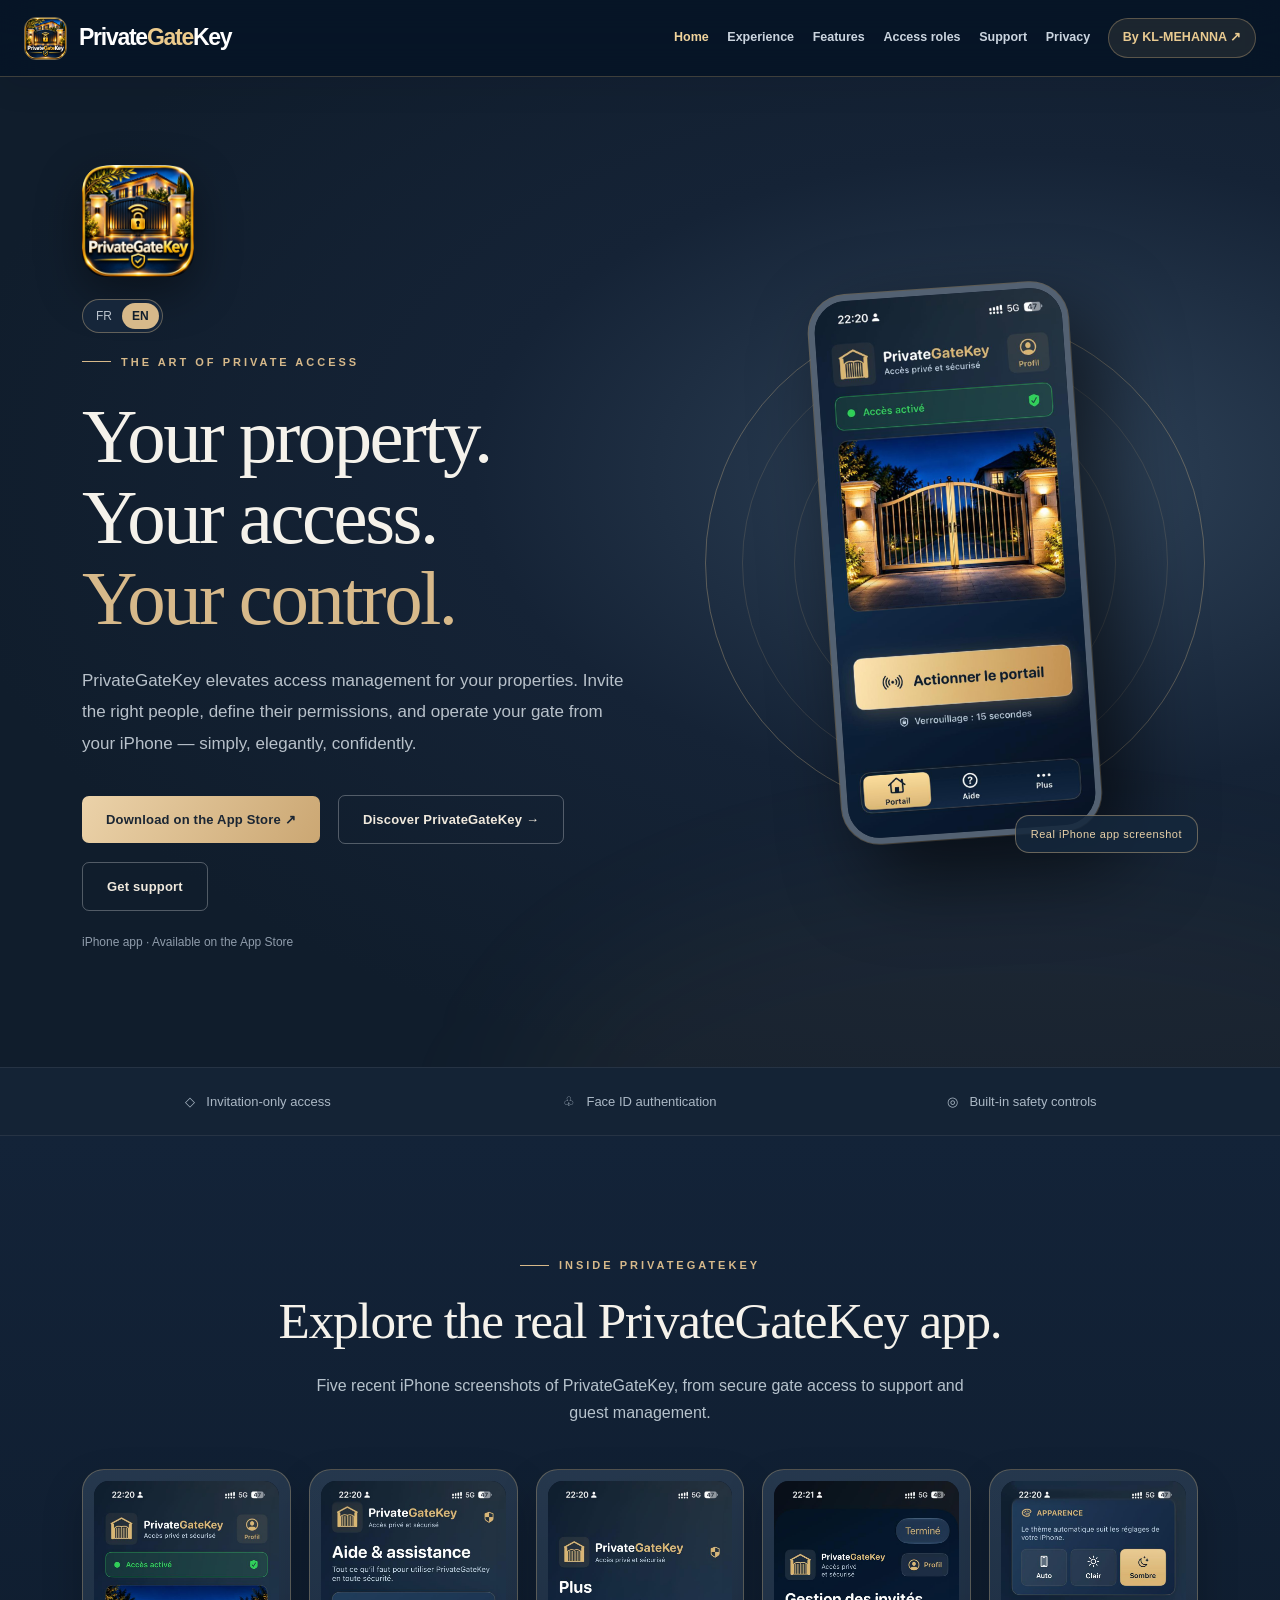
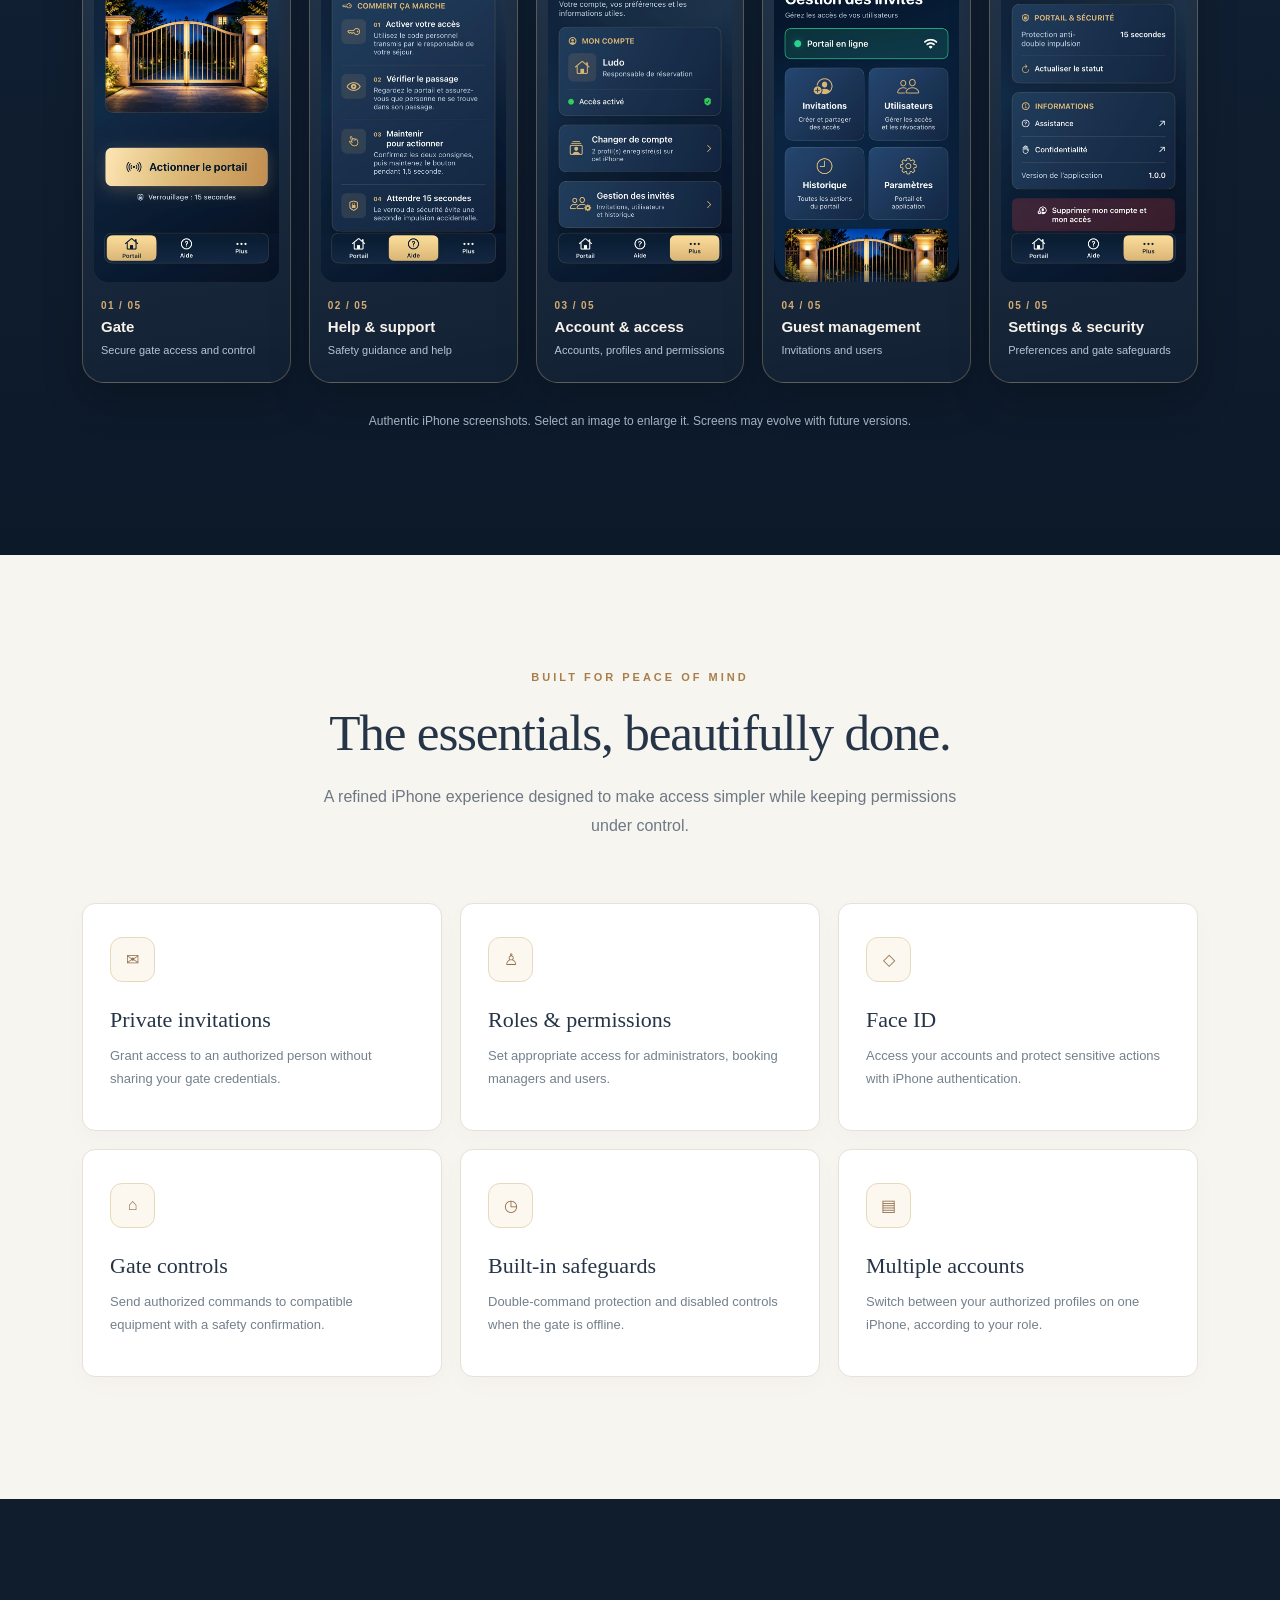
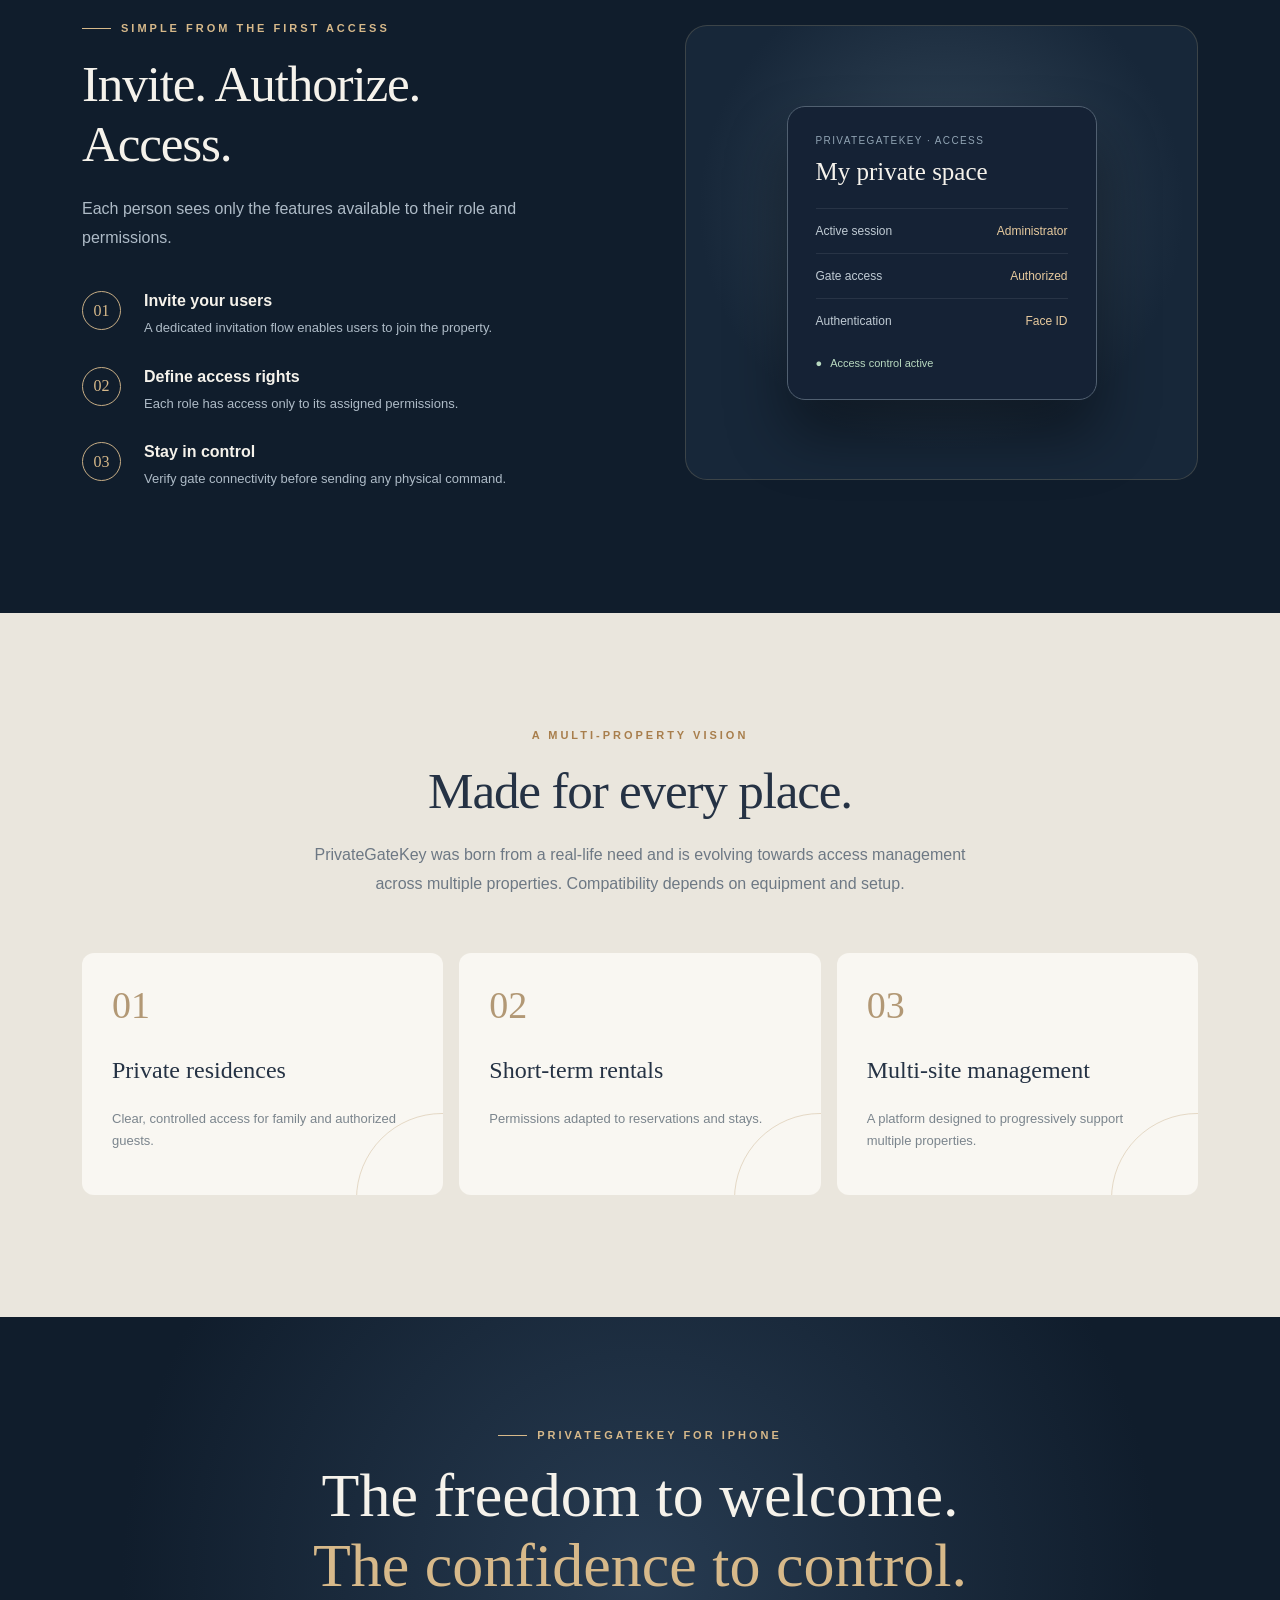
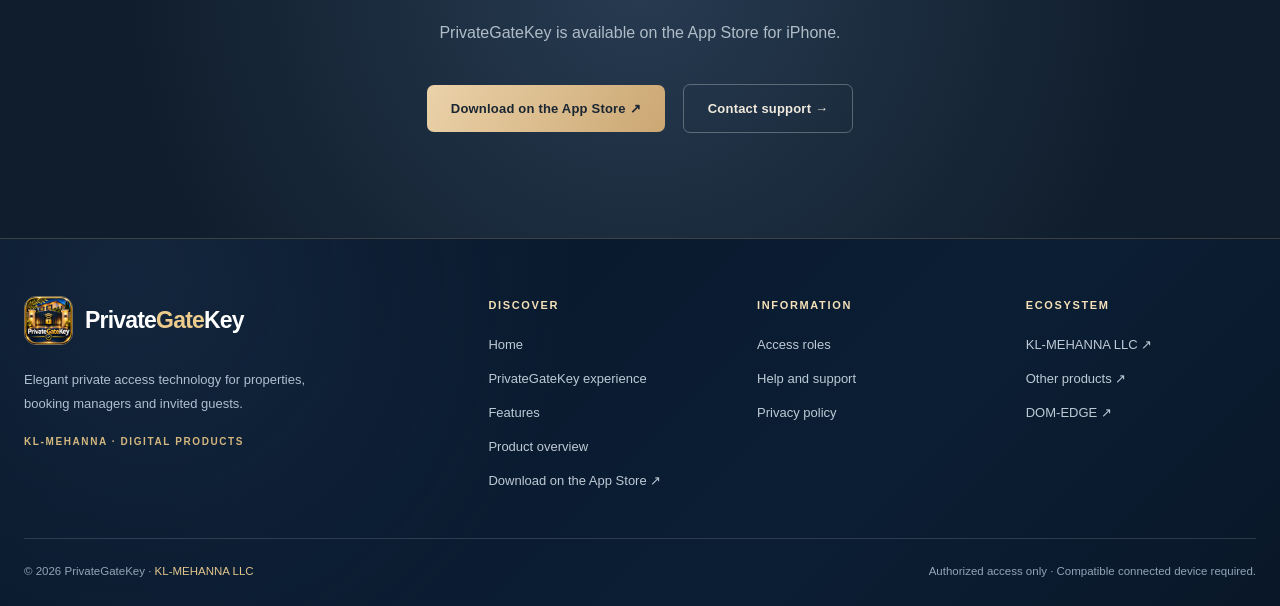
<file: index.html>
<!doctype html>
<html lang="fr"><head>
<meta charset="utf-8"><meta name="viewport" content="width=device-width,initial-scale=1">
<title>PrivateGateKey — L'accès privé, en toute confiance</title>
<meta name="description" content="PrivateGateKey, l'application iPhone premium pour gérer les accès à vos propriétés : invitations, permissions, Face ID et commande de portail sécurisée.">
<meta name="theme-color" content="#101d2c"><meta property="og:title" content="PrivateGateKey — L'accès privé, en toute confiance"><meta property="og:description" content="Une nouvelle façon de gérer les accès de vos propriétés, avec élégance, simplicité et maîtrise."><meta property="og:type" content="website"><meta property="og:url" content="https://privategatekey.com/">
<link rel="canonical" href="https://privategatekey.com/"><link rel="icon" href="privategatekey-icon.png" type="image/png"><link rel="apple-touch-icon" href="privategatekey-icon.png"><meta property="og:image" content="https://privategatekey.com/privategatekey-logo.webp">
<style>
:root{--navy:#101d2c;--navy2:#18283a;--gold:#d7b98a;--gold2:#f0dcb8;--cream:#f5f2eb;--ink:#263447;--muted:#a8b2bd}*{box-sizing:border-box}html{scroll-behavior:smooth}body{margin:0;color:var(--cream);background:var(--navy);font-family:Inter,-apple-system,BlinkMacSystemFont,"Segoe UI",Arial,sans-serif;-webkit-font-smoothing:antialiased}a{color:inherit;text-decoration:none}button{font:inherit}button:focus-visible,a:focus-visible{outline:2px solid var(--gold);outline-offset:5px}.wrap{max-width:1180px;margin:auto;padding-left:32px;padding-right:32px}.top{position:sticky;top:0;z-index:20;background:#101d2ced;backdrop-filter:blur(20px);border-bottom:1px solid #ffffff13}.nav{height:82px;display:flex;align-items:center;gap:35px}.brand{display:flex;align-items:center;gap:13px;font-size:20px;font-weight:650;letter-spacing:-.8px;white-space:nowrap}.brand span span{color:var(--gold)}.mark{height:43px;width:43px;display:grid;place-items:center;border:1px solid #d7b98a80;border-radius:13px;background:linear-gradient(145deg,#24354a,#0d1723);color:var(--gold);box-shadow:0 8px 22px #0003}.navlinks{display:flex;align-items:center;gap:31px;margin-left:auto}.navlinks a{font-size:13px;color:#c7cdd4}.navlinks a:hover{color:var(--gold)}.lang{display:flex;border:1px solid #ffffff29;border-radius:999px;padding:3px}.lang button{border:0;background:transparent;color:#bac3cd;padding:6px 10px;border-radius:999px;cursor:pointer;font-size:12px}.lang button.active{background:var(--gold);color:var(--navy);font-weight:750}.hamb{display:none}.eyebrow{display:inline-flex;align-items:center;gap:10px;color:var(--gold);text-transform:uppercase;font-size:11px;letter-spacing:3px;font-weight:650}.eyebrow:before{content:"";height:1px;width:29px;background:var(--gold)}h1,h2,h3,p{margin-top:0}.hero{position:relative;overflow:hidden;background:radial-gradient(ellipse at 80% 40%,#30445a 0%,#152336 38%,#101d2c 75%)}.hero:after{content:"";position:absolute;inset:auto -20% -300px 40%;height:500px;border-radius:50%;background:#d6ae6b0b;filter:blur(65px);pointer-events:none}.hero-grid{min-height:710px;display:grid;grid-template-columns:1.08fr .92fr;align-items:center;gap:60px;padding-top:88px;padding-bottom:106px}.hero-copy{position:relative;z-index:2}.hero h1{font-family:Georgia,"Times New Roman",serif;font-size:clamp(52px,6vw,84px);font-weight:400;line-height:1.06;letter-spacing:-2.5px;margin:28px 0 25px}.hero h1 em{font-weight:400;color:var(--gold);font-style:normal}.hero-lead{color:#b8c1ca;line-height:1.85;font-size:17px;max-width:550px}.cta{display:flex;align-items:center;gap:18px;flex-wrap:wrap;margin-top:36px}.btn{display:inline-flex;align-items:center;justify-content:center;gap:10px;padding:16px 24px;border-radius:7px;font-weight:700;font-size:13px;letter-spacing:.2px;transition:transform .2s,background .2s}.btn:hover{transform:translateY(-2px)}.btn-gold{background:linear-gradient(120deg,#ebd2a9,#cba773);color:#1b2633}.btn-line{border:1px solid #ffffff46;color:#f0e9dd}.hero-note{font-size:12px;color:#8f9cab;margin-top:24px}.showcase{position:relative;display:flex;justify-content:center;align-items:center;min-height:565px}.halo{position:absolute;width:500px;height:500px;border:1px solid #d9ba8755;border-radius:50%}.halo:after,.halo:before{content:"";position:absolute;inset:36px;border:1px solid #d9ba8726;border-radius:50%}.halo:after{inset:88px}.phone{position:relative;width:268px;height:546px;border-radius:43px;background:#060d16;border:7px solid #405266;box-shadow:24px 38px 75px #0009,inset 0 0 0 2px #9da7aa55;transform:rotate(-6deg);overflow:hidden}.island{position:absolute;z-index:2;width:88px;height:20px;background:#05090f;border-radius:30px;top:12px;left:calc(50% - 44px)}.screen{height:100%;padding:48px 18px 16px;background:linear-gradient(180deg,#142338 0%,#172638 48%,#091523 100%);overflow:hidden}.screen-brand{font-family:Georgia,serif;font-size:15px;letter-spacing:.7px;text-align:center;color:#ead4b2}.screen-kicker{text-align:center;color:#a1aeba;font-size:9px;letter-spacing:1.8px;text-transform:uppercase;margin-top:21px}.screen-head{text-align:center;font-family:Georgia,serif;font-size:24px;margin:7px 0 17px}.gate-visual{height:205px;position:relative;border-radius:12px;overflow:hidden;background:linear-gradient(180deg,#182841,#344457 58%,#263143 58%,#111b29 100%)}.gate-visual:before{content:"";position:absolute;top:20px;left:39%;height:53px;width:39px;background:#d7b98a35;filter:blur(22px)}.gate-top{position:absolute;left:15%;right:15%;top:59px;height:18px;background:#89909b;border:3px solid #596575}.gate-bars{position:absolute;left:15%;right:15%;top:77px;height:100px;background:repeating-linear-gradient(90deg,#1b293b 0 6px,#93a0aa 7px 10px,#1b293b 11px 19px);border-left:7px solid #526074;border-right:7px solid #526074;border-bottom:9px solid #536070}.gate-light{position:absolute;left:5%;top:88px;width:28px;height:74px;background:radial-gradient(ellipse at 50% 10%,#fce4a199,transparent 70%)}.screen-status{display:flex;align-items:center;justify-content:space-between;font-size:10px;color:#d9dfe5;margin:18px 0}.dot{display:inline-block;width:7px;height:7px;border-radius:50%;background:#92bd9e;margin-right:7px}.screen-button{background:linear-gradient(90deg,#dfc498,#cda978);color:#162232;text-align:center;border-radius:8px;padding:15px 8px;font-weight:750;font-size:12px}.screen-sub{text-align:center;color:#8293a3;font-size:9px;margin-top:15px}.float{position:absolute;display:flex;gap:10px;align-items:center;border:1px solid #ffffff28;backdrop-filter:blur(16px);background:#25384dcc;border-radius:12px;padding:14px 17px;box-shadow:0 15px 30px #0006;font-size:11px;color:#dce4ec}.float strong{display:block;color:#fff;font-size:12px;margin-bottom:4px}.float svg{color:var(--gold);flex-shrink:0}.float1{top:122px;right:-25px}.float2{bottom:124px;left:-21px}.trust{border-top:1px solid #ffffff13;border-bottom:1px solid #ffffff13;background:#142335}.trust-row{display:grid;grid-template-columns:repeat(3,1fr);gap:30px;padding-top:26px;padding-bottom:26px}.trust-item{display:flex;align-items:center;justify-content:center;gap:11px;color:#abb8c5;font-size:13px}.trust-item svg{color:var(--gold)}.section{padding-top:116px;padding-bottom:122px}.center{text-align:center}.section-kicker{color:#a87e4c;font-size:11px;letter-spacing:3px;text-transform:uppercase;font-weight:700}.section h2{font-family:Georgia,serif;font-size:clamp(35px,4vw,54px);font-weight:400;line-height:1.18;letter-spacing:-1.2px;margin:20px 0}.section-lead{color:#6d7884;line-height:1.8;max-width:660px;margin:0 auto;font-size:16px}.light{background:#f7f5f0;color:var(--ink)}.features{display:grid;grid-template-columns:repeat(3,1fr);gap:18px;margin-top:62px}.feature{background:#fff;border:1px solid #e6e2d9;border-radius:13px;padding:33px 27px;min-height:228px;box-shadow:0 7px 25px #27364a06}.feature-icon{height:45px;width:45px;border:1px solid #e8d8bc;border-radius:12px;display:grid;place-items:center;color:#94714c;background:#fcf8f0;margin-bottom:25px}.feature h3{font-family:Georgia,serif;font-size:22px;font-weight:400;margin-bottom:11px}.feature p{font-size:13px;line-height:1.8;color:#74808c;margin:0}.split{display:grid;grid-template-columns:1fr 1fr;gap:90px;align-items:center}.steps{display:grid;gap:27px;margin-top:39px}.step{display:grid;grid-template-columns:44px auto;gap:18px}.step-num{height:39px;width:39px;border:1px solid #c7ad85;display:grid;place-items:center;border-radius:100%;color:var(--gold);font-family:Georgia,serif}.step h3{font-size:16px;font-weight:650;margin:1px 0 6px}.step p{font-size:13px;line-height:1.8;color:#aebbc7;margin:0}.access-art{min-height:455px;border:1px solid #d7b98a31;border-radius:22px;background:radial-gradient(circle at 50% 40%,#344759,#172739 65%);display:flex;align-items:center;justify-content:center;padding:45px}.access-panel{max-width:310px;width:100%;background:#152235;border:1px solid #516071;border-radius:18px;padding:28px;box-shadow:0 35px 60px #0006}.access-panel .small{font-size:10px;color:#91a4b4;text-transform:uppercase;letter-spacing:1.4px}.access-panel .title{font-family:Georgia,serif;font-size:25px;margin:12px 0 22px}.access-row{border-top:1px solid #ffffff15;padding:15px 0;display:flex;justify-content:space-between;font-size:12px;color:#c0cbd4}.access-row strong{color:#e7ca9e;font-weight:500}.access-good{display:inline-flex;gap:8px;align-items:center;font-size:11px;color:#b8d9c0;margin-top:14px}.use-cases{background:#eae6dd;color:#253244}.use-grid{display:grid;grid-template-columns:repeat(3,1fr);gap:16px;margin-top:54px}.case{min-height:240px;border-radius:12px;padding:30px;background:#f9f7f2;position:relative;overflow:hidden}.case:after{content:"";position:absolute;width:170px;height:170px;border-radius:100%;border:1px solid #c2a78166;right:-85px;bottom:-90px}.case .num{font-family:Georgia,serif;font-size:38px;color:#b29875}.case h3{font-family:Georgia,serif;font-weight:400;font-size:24px;margin-top:30px}.case p{color:#7b858d;line-height:1.7;font-size:13px}.statement{padding:105px 32px;text-align:center;background:radial-gradient(circle at 50%,#273b51,#101d2c 75%)}.statement h2{font-family:Georgia,serif;font-size:clamp(38px,5vw,62px);font-weight:400;line-height:1.13;max-width:730px;margin:19px auto}.statement p{color:#b0bdc8;line-height:1.8}.footer{border-top:1px solid #ffffff19;padding:43px 0 27px;background:#0a1420}.footer-top{display:flex;justify-content:space-between;gap:25px;align-items:start}.footer-sub{color:#8997a4;font-size:13px;margin-top:14px;max-width:340px;line-height:1.6}.footer-links{display:flex;flex-wrap:wrap;gap:26px;font-size:13px;color:#b9c4cf}.footer-bottom{border-top:1px solid #ffffff13;margin-top:38px;padding-top:22px;display:flex;justify-content:space-between;gap:20px;color:#758493;font-size:11px}.fr,.en{display:none}html[lang=fr] .fr,html[lang=en] .en{display:initial}html[lang=fr] .fr.block,html[lang=en] .en.block{display:block}@media(max-width:950px){.hero-grid{gap:24px}.float1{right:-10px}.float2{left:-5px}.split{gap:40px}}@media(max-width:760px){.wrap{padding-left:22px;padding-right:22px}.nav{height:70px;gap:12px}.brand{font-size:18px}.mark{height:36px;width:36px}.navlinks{display:none;position:absolute;left:0;right:0;top:70px;padding:24px;background:#142335;flex-direction:column;align-items:flex-start;gap:21px}.navlinks.open{display:flex}.hamb{display:block;margin-left:auto;border:1px solid #ffffff36;background:none;color:var(--gold);border-radius:7px;font-size:20px;padding:5px 12px}.hero-grid{grid-template-columns:1fr;padding-top:70px;padding-bottom:70px}.hero h1{font-size:58px}.showcase{min-height:560px}.float1{right:0}.float2{left:0}.trust-row{grid-template-columns:1fr;gap:16px}.trust-item{justify-content:flex-start}.features,.use-grid{grid-template-columns:1fr}.section{padding-top:78px;padding-bottom:85px}.split{grid-template-columns:1fr}.access-art{min-height:380px}.footer-top,.footer-bottom{flex-direction:column}.footer-links{gap:16px}.feature{min-height:0}.hero-lead{font-size:15px}}@media(max-width:380px){.hero h1{font-size:48px}.phone{transform:scale(.88) rotate(-6deg)}.showcase{min-height:500px}.float{display:none}}
@media(prefers-reduced-motion:reduce){html{scroll-behavior:auto}.btn{transition:none}}
.brand .mark{background:none;border:0;box-shadow:none;overflow:hidden}.brand .mark img{display:block;width:100%;height:100%;object-fit:contain;border-radius:9px}.hero-logo{display:block;width:112px;height:112px;object-fit:contain;border-radius:24px;box-shadow:0 15px 45px #0006;margin:0 0 22px}@media(max-width:760px){.hero-logo{width:82px;height:82px;border-radius:18px;margin-bottom:16px}}
/* Product presentation: no property-linked screenshots. */
.real-hero-screen{position:relative;z-index:1;display:block;height:540px;width:auto;max-width:90%;object-fit:contain;border:5px solid #d7b98a66;border-radius:32px;box-shadow:20px 28px 65px #0008;transform:rotate(-4deg)}
.hero-screen-label{position:absolute;right:0;bottom:13px;z-index:2;color:#ead6b7;font-size:11px;letter-spacing:.5px;background:#142537ee;border:1px solid #d7b98a54;padding:10px 14px;border-radius:10px}
.screens-section{background:linear-gradient(180deg,#132338,#0c1929);color:#f5f2eb}
.screens-section .eyebrow{justify-content:center}.screens-section h2{max-width:750px;margin-left:auto;margin-right:auto}
.screens-lead{color:#b6c2cc;line-height:1.7;max-width:650px;margin:0 auto}
.screens-controls{display:flex;align-items:center;justify-content:space-between;gap:16px;flex-wrap:wrap;margin:45px auto 32px}
.screen-tabs,.screen-mode{display:flex;gap:8px;padding:6px;background:#ffffff0c;border:1px solid #d7b98a35;border-radius:13px}
.screen-tabs button,.screen-mode button{border:0;cursor:pointer;padding:12px 21px;background:transparent;color:#d0d8df;border-radius:9px;font-size:13px;font-weight:600;transition:background .2s}
.screen-tabs button[aria-pressed=true],.screen-mode button[aria-pressed=true]{background:linear-gradient(120deg,#ecd3a8,#caa572);color:#152235}
.screens-gallery{min-height:550px;display:flex;gap:24px;justify-content:center;align-items:flex-start}
.screen-card{display:none;flex:0 1 320px;margin:0;text-align:center}
.screens-gallery .screen-card[data-visible=true]{display:block}
.screen-card img{display:block;width:100%;height:auto;max-height:670px;object-fit:contain;object-position:top;border:5px solid #c8ad8252;border-radius:27px;box-shadow:0 20px 60px #0007}
.screen-card figcaption{font-size:12px;color:#a8b8c6;padding-top:15px}
.screens-disclaimer{margin:28px auto 0;text-align:center;color:#8999aa;font-size:12px;line-height:1.7}
@media(max-width:760px){.real-hero-screen{height:490px;max-width:82%;border-radius:27px}.screens-controls{justify-content:center}.screen-tabs button,.screen-mode button{padding:11px 15px}.screens-gallery{min-height:0;gap:12px}.screen-card{flex:1 1 48%;min-width:0}.screen-card img{border-width:3px;border-radius:17px}.hero-screen-label{right:4px;bottom:17px}.screens-section{padding-top:75px;padding-bottom:80px}}
@media(max-width:380px){.real-hero-screen{height:435px}.screens-gallery[data-screen=plus] .screen-card img{border-radius:12px}}
.pgk-home-locale{display:flex;justify-content:flex-start;margin:20px 0 15px}.pgk-home-locale .lang{background:#16263a;border-color:#d7b98a66}
/* Latest authentic iPhone screenshots — neutral PrivateGateKey identity */
.pgk-hero-screenshot{position:relative;min-height:580px}
.pgk-hero-phone{display:block;position:relative;z-index:2;width:min(260px,75%);border:6px solid #536172;border-radius:38px;overflow:hidden;background:#0c192b;box-shadow:26px 35px 80px #0009,0 0 0 1px #e3c18b60;transform:rotate(-4deg);transition:transform .2s ease}
.pgk-hero-phone:hover{transform:rotate(-2deg) translateY(-6px)}
.pgk-hero-phone img{display:block;width:100%;height:auto;aspect-ratio:738/1600;object-fit:cover}
.pgk-hero-screenshot .hero-screen-label{position:absolute;bottom:0;right:0;z-index:3;font-size:11px;padding:12px 15px;max-width:210px;background:#15283cdd;color:#e9d1a8;border-radius:14px;border:1px solid #d7b98a70}
.pgk-shots-grid{display:grid;grid-template-columns:repeat(5,minmax(0,1fr));gap:18px;align-items:start;margin:43px 0 0}
.pgk-shot-card{min-width:0;margin:0;padding:11px;border:1px solid rgba(220,186,129,.31);border-radius:22px;background:linear-gradient(170deg,rgba(43,62,84,.8),rgba(19,33,52,.94));box-shadow:0 18px 42px #0003;transition:transform .2s,border-color .2s}
.pgk-shot-card:hover{transform:translateY(-4px);border-color:#e7c991a8}
.pgk-shot-image{display:block;border-radius:15px;overflow:hidden;background:#071427;outline-offset:5px}
.pgk-shot-image img{display:block;width:100%;height:auto;aspect-ratio:738/1600;object-fit:contain}
.pgk-shot-card figcaption{padding:18px 7px 12px;display:flex;flex-direction:column;gap:6px;text-align:left}
.pgk-shot-index{color:#d4ad72;font-weight:700;font-size:10px;letter-spacing:.14em}
.pgk-shot-card strong{font-size:15px;font-weight:650;color:#f7f3eb;line-height:1.3}
.pgk-shot-card small{font-size:11px;line-height:1.5;color:#b6c5d5}
.pgk-shot-note{text-align:center;margin:28px auto 0;font-size:12px;line-height:1.8;color:#a5b3c0}
@media(max-width:1030px){.pgk-shots-grid{grid-template-columns:repeat(3,minmax(0,1fr))}.pgk-shot-card{max-width:330px}}
@media(max-width:760px){.pgk-hero-screenshot{min-height:530px}.pgk-hero-phone{width:min(230px,71%);border-width:5px;border-radius:30px}.pgk-shots-grid{display:grid;grid-auto-flow:column;grid-auto-columns:minmax(210px,71vw);grid-template-columns:none;overflow-x:auto;overscroll-behavior-inline:contain;scroll-snap-type:x mandatory;scroll-padding:20px;padding:7px 4px 23px;gap:14px;scrollbar-width:thin}.pgk-shot-card{width:100%;scroll-snap-align:start}.pgk-shot-card figcaption{padding:12px 5px 8px}.pgk-shot-note{margin-top:11px}}
@media(prefers-reduced-motion:reduce){.pgk-hero-phone,.pgk-shot-card{transition:none}}
</style><link rel="stylesheet" href="/assets/css/site-shell.css?v=20261116-1">
<script defer src="/assets/js/site-shell.js?v=20261116-1"></script>
</head>
<body>
<!-- PGK-SHARED-HEADER:START -->
<header class="pgk-shell-header">
  <div class="pgk-shell-container pgk-shell-header-inner">
    <a class="pgk-shell-logo" href="/" aria-label="PrivateGateKey — home"><img src="/assets/img/privategatekey-icon.png" width="43" height="43" alt=""><span>Private<span>Gate</span>Key</span></a>
    <nav class="pgk-shell-nav" id="pgk-shell-navigation" aria-label="PrivateGateKey" data-open="0">
      <a data-shell-link="home" href="/"><span class="pgk-shell-fr">Accueil</span><span class="pgk-shell-en">Home</span></a>
      <a data-shell-link="experience" href="/#screenshots"><span class="pgk-shell-fr">L'application</span><span class="pgk-shell-en">Experience</span></a>
      <a data-shell-link="features" href="/#features"><span class="pgk-shell-fr">Fonctionnalités</span><span class="pgk-shell-en">Features</span></a>
      <a data-shell-link="roles" href="/products/privategatekey/#roles"><span class="pgk-shell-fr">Rôles et accès</span><span class="pgk-shell-en">Access roles</span></a>
      <a data-shell-link="support" href="/support.html"><span class="pgk-shell-fr">Assistance</span><span class="pgk-shell-en">Support</span></a>
      <a data-shell-link="privacy" href="/privacy.html"><span class="pgk-shell-fr">Confidentialité</span><span class="pgk-shell-en">Privacy</span></a>
      <a class="pgk-shell-company" href="https://kl-mehanna.com/" target="_blank" rel="noopener noreferrer"><span class="pgk-shell-fr">Par KL-MEHANNA ↗</span><span class="pgk-shell-en">By KL-MEHANNA ↗</span></a>
    </nav>
    <button class="pgk-shell-menu" type="button" aria-controls="pgk-shell-navigation" aria-expanded="false" aria-label="Open navigation menu">
      <svg viewBox="0 0 24 24" width="22" height="22" fill="none" stroke="currentColor" stroke-width="1.8" stroke-linecap="round" aria-hidden="true"><path d="M4 7h16M4 12h16M4 17h16"/></svg>
    </button>
  </div>
</header>
<!-- PGK-SHARED-HEADER:END -->
<main>
<section class="hero"><div class="wrap hero-grid"><div class="hero-copy"><img class="hero-logo" src="privategatekey-logo.webp" width="112" height="112" alt="Logo PrivateGateKey" loading="eager"><div class="pgk-home-locale"><div class="lang" aria-label="Language"><button data-lang="fr" class="active" aria-pressed="true">FR</button><button data-lang="en" aria-pressed="false">EN</button></div></div><div class="eyebrow"><span class="fr">L'art de l'accès privé</span><span class="en">The art of private access</span></div><h1><span class="fr">Votre propriété.<br>Vos accès.<br><em>Votre contrôle.</em></span><span class="en">Your property.<br>Your access.<br><em>Your control.</em></span></h1><p class="hero-lead"><span class="fr">PrivateGateKey réinvente la gestion des accès à vos propriétés. Invitez les bonnes personnes, définissez leurs permissions et pilotez votre portail depuis votre iPhone — simplement, élégamment, en confiance.</span><span class="en">PrivateGateKey elevates access management for your properties. Invite the right people, define their permissions, and operate your gate from your iPhone — simply, elegantly, confidently.</span></p><div class="cta"><a class="btn btn-gold" href="https://apps.apple.com/fr/app/privategatekey/id6835128588" target="_blank" rel="noopener noreferrer" aria-label="Télécharger PrivateGateKey sur l'App Store"><span class="fr">Télécharger sur l’App Store ↗</span><span class="en">Download on the App Store ↗</span></a><a class="btn btn-line" href="/products/privategatekey/"><span class="fr">Découvrir PrivateGateKey →</span><span class="en">Discover PrivateGateKey →</span></a><a class="btn btn-line" href="support.html"><span class="fr">Obtenir de l'aide</span><span class="en">Get support</span></a></div><p class="hero-note"><span class="fr">Application iPhone · Disponible sur l’App Store</span><span class="en">iPhone app · Available on the App Store</span></p></div>
<div class="showcase pgk-hero-screenshot" aria-label="Capture réelle de l'application PrivateGateKey">
  <div class="halo" aria-hidden="true"></div>
  <a class="pgk-hero-phone" href="/assets/screenshots/pgk-20261118-portail.jpg" target="_blank" rel="noopener" aria-label="Agrandir la capture de l'écran Portail PrivateGateKey">
    <img src="/assets/screenshots/pgk-20261118-portail.jpg" alt="PrivateGateKey, écran Portail réel sur iPhone, accès privé et sécurisé" width="738" height="1600" fetchpriority="high">
  </a>
  <span class="hero-screen-label"><span class="fr">Capture réelle de l'application iPhone</span><span class="en">Real iPhone app screenshot</span></span>
</div></div></section>
<div class="trust"><div class="wrap trust-row"><div class="trust-item">◇ <span class="fr">Accès sur invitation</span><span class="en">Invitation-only access</span></div><div class="trust-item">♧ <span class="fr">Authentification Face ID</span><span class="en">Face ID authentication</span></div><div class="trust-item">◎ <span class="fr">Contrôles de sécurité intégrés</span><span class="en">Built-in safety controls</span></div></div></div>
<section class="section screens-section" id="screenshots">
  <div class="wrap">
    <div class="center">
      <div class="eyebrow"><span class="fr">L'expérience PrivateGateKey</span><span class="en">Inside PrivateGateKey</span></div>
      <h2><span class="fr">Découvrez la véritable application.</span><span class="en">Explore the real PrivateGateKey app.</span></h2>
      <p class="screens-lead"><span class="fr">Cinq captures récentes de PrivateGateKey sur iPhone : du portail à l'assistance, jusqu'à la gestion des invités.</span><span class="en">Five recent iPhone screenshots of PrivateGateKey, from secure gate access to support and guest management.</span></p>
    </div>
    <div class="pgk-shots-grid" aria-label="Captures d'écran de l'application PrivateGateKey">
<figure class="pgk-shot-card">
  <a class="pgk-shot-image" href="/assets/screenshots/pgk-20261118-portail.jpg" target="_blank" rel="noopener" aria-label="Agrandir : Portail">
    <img src="/assets/screenshots/pgk-20261118-portail.jpg" alt="Capture PrivateGateKey sur iPhone : Portail, thème sombre" width="738" height="1600" loading="lazy" decoding="async">
  </a>
  <figcaption><span class="pgk-shot-index">01 / 05</span><strong><span class="fr">Portail</span><span class="en">Gate</span></strong>
  <small><span class="fr">Accès et commande sécurisée</span><span class="en">Secure gate access and control</span></small></figcaption>
</figure>
<figure class="pgk-shot-card">
  <a class="pgk-shot-image" href="/assets/screenshots/pgk-20261118-aide.jpg" target="_blank" rel="noopener" aria-label="Agrandir : Aide & assistance">
    <img src="/assets/screenshots/pgk-20261118-aide.jpg" alt="Capture PrivateGateKey sur iPhone : Aide & assistance, thème sombre" width="738" height="1600" loading="lazy" decoding="async">
  </a>
  <figcaption><span class="pgk-shot-index">02 / 05</span><strong><span class="fr">Aide & assistance</span><span class="en">Help & support</span></strong>
  <small><span class="fr">Consignes et accompagnement</span><span class="en">Safety guidance and help</span></small></figcaption>
</figure>
<figure class="pgk-shot-card">
  <a class="pgk-shot-image" href="/assets/screenshots/pgk-20261118-plus.jpg" target="_blank" rel="noopener" aria-label="Agrandir : Compte et accès">
    <img src="/assets/screenshots/pgk-20261118-plus.jpg" alt="Capture PrivateGateKey sur iPhone : Compte et accès, thème sombre" width="738" height="1600" loading="lazy" decoding="async">
  </a>
  <figcaption><span class="pgk-shot-index">03 / 05</span><strong><span class="fr">Compte et accès</span><span class="en">Account & access</span></strong>
  <small><span class="fr">Comptes, profils et autorisations</span><span class="en">Accounts, profiles and permissions</span></small></figcaption>
</figure>
<figure class="pgk-shot-card">
  <a class="pgk-shot-image" href="/assets/screenshots/pgk-20261118-invites.jpg" target="_blank" rel="noopener" aria-label="Agrandir : Gestion des invités">
    <img src="/assets/screenshots/pgk-20261118-invites.jpg" alt="Capture PrivateGateKey sur iPhone : Gestion des invités, thème sombre" width="738" height="1600" loading="lazy" decoding="async">
  </a>
  <figcaption><span class="pgk-shot-index">04 / 05</span><strong><span class="fr">Gestion des invités</span><span class="en">Guest management</span></strong>
  <small><span class="fr">Invitations et utilisateurs</span><span class="en">Invitations and users</span></small></figcaption>
</figure>
<figure class="pgk-shot-card">
  <a class="pgk-shot-image" href="/assets/screenshots/pgk-20261118-parametres.jpg" target="_blank" rel="noopener" aria-label="Agrandir : Paramètres & sécurité">
    <img src="/assets/screenshots/pgk-20261118-parametres.jpg" alt="Capture PrivateGateKey sur iPhone : Paramètres & sécurité, thème sombre" width="738" height="1600" loading="lazy" decoding="async">
  </a>
  <figcaption><span class="pgk-shot-index">05 / 05</span><strong><span class="fr">Paramètres & sécurité</span><span class="en">Settings & security</span></strong>
  <small><span class="fr">Réglages et protection du portail</span><span class="en">Preferences and gate safeguards</span></small></figcaption>
</figure>
    </div>
    <p class="pgk-shot-note"><span class="fr">Captures réelles de l'application iPhone. Touchez une image pour l'agrandir. Les écrans peuvent évoluer avec les versions.</span><span class="en">Authentic iPhone screenshots. Select an image to enlarge it. Screens may evolve with future versions.</span></p>
  </div>
</section>
<section id="features" class="section light"><div class="wrap"><div class="center"><div class="section-kicker"><span class="fr">Conçu pour votre tranquillité</span><span class="en">Built for peace of mind</span></div><h2><span class="fr">L'essentiel, avec élégance.</span><span class="en">The essentials, beautifully done.</span></h2><p class="section-lead"><span class="fr">Une expérience iPhone soignée, pensée pour rendre les accès plus simples tout en gardant les autorisations sous contrôle.</span><span class="en">A refined iPhone experience designed to make access simpler while keeping permissions under control.</span></p></div><div class="features">
<article class="feature"><div class="feature-icon">✉</div><h3><span class="fr">Invitations privées</span><span class="en">Private invitations</span></h3><p><span class="fr">Partagez un accès avec une personne autorisée, sans communiquer vos identifiants de portail.</span><span class="en">Grant access to an authorized person without sharing your gate credentials.</span></p></article>
<article class="feature"><div class="feature-icon">♙</div><h3><span class="fr">Rôles et permissions</span><span class="en">Roles & permissions</span></h3><p><span class="fr">Distinguez administrateurs, responsables de réservation et utilisateurs selon leurs besoins.</span><span class="en">Set appropriate access for administrators, booking managers and users.</span></p></article>
<article class="feature"><div class="feature-icon">◇</div><h3><span class="fr">Face ID</span><span class="en">Face ID</span></h3><p><span class="fr">Retrouvez vos comptes et protégez les actions sensibles avec l'authentification de l'iPhone.</span><span class="en">Access your accounts and protect sensitive actions with iPhone authentication.</span></p></article>
<article class="feature"><div class="feature-icon">⌂</div><h3><span class="fr">Commande du portail</span><span class="en">Gate controls</span></h3><p><span class="fr">Envoyez une commande autorisée sur un équipement compatible, avec confirmation de sécurité.</span><span class="en">Send authorized commands to compatible equipment with a safety confirmation.</span></p></article>
<article class="feature"><div class="feature-icon">◷</div><h3><span class="fr">Sécurité intégrée</span><span class="en">Built-in safeguards</span></h3><p><span class="fr">Protection contre les doubles impulsions et désactivation des commandes lorsque le portail est hors ligne.</span><span class="en">Double-command protection and disabled controls when the gate is offline.</span></p></article>
<article class="feature"><div class="feature-icon">▤</div><h3><span class="fr">Plusieurs comptes</span><span class="en">Multiple accounts</span></h3><p><span class="fr">Passez entre vos profils autorisés sur le même iPhone, selon vos responsabilités.</span><span class="en">Switch between your authorized profiles on one iPhone, according to your role.</span></p></article>
</div></div></section>
<section id="how" class="section"><div class="wrap split"><div><div class="eyebrow"><span class="fr">Simple dès le premier accès</span><span class="en">Simple from the first access</span></div><h2><span class="fr">Inviter. Autoriser.<br>Accéder.</span><span class="en">Invite. Authorize.<br>Access.</span></h2><p style="color:#aebbc7;line-height:1.8"><span class="fr">Chaque personne voit les fonctionnalités qui correspondent à son rôle et à ses autorisations.</span><span class="en">Each person sees only the features available to their role and permissions.</span></p><div class="steps"><div class="step"><div class="step-num">01</div><div><h3><span class="fr">Invitez vos utilisateurs</span><span class="en">Invite your users</span></h3><p><span class="fr">Un parcours dédié permet de rejoindre la propriété avec une invitation.</span><span class="en">A dedicated invitation flow enables users to join the property.</span></p></div></div><div class="step"><div class="step-num">02</div><div><h3><span class="fr">Définissez les droits</span><span class="en">Define access rights</span></h3><p><span class="fr">Chaque rôle dispose uniquement des accès qui lui sont attribués.</span><span class="en">Each role has access only to its assigned permissions.</span></p></div></div><div class="step"><div class="step-num">03</div><div><h3><span class="fr">Gardez la maîtrise</span><span class="en">Stay in control</span></h3><p><span class="fr">Vérifiez la connexion du portail avant toute commande physique.</span><span class="en">Verify gate connectivity before sending any physical command.</span></p></div></div></div></div><div class="access-art"><div class="access-panel"><div class="small">PRIVATEGATEKEY · ACCESS</div><div class="title"><span class="fr">Mon espace privé</span><span class="en">My private space</span></div><div class="access-row"><span><span class="fr">Session active</span><span class="en">Active session</span></span><strong><span class="fr">Administrateur</span><span class="en">Administrator</span></strong></div><div class="access-row"><span><span class="fr">Accès portail</span><span class="en">Gate access</span></span><strong><span class="fr">Autorisé</span><span class="en">Authorized</span></strong></div><div class="access-row"><span><span class="fr">Authentification</span><span class="en">Authentication</span></span><strong>Face ID</strong></div><div class="access-good">● <span class="fr">Contrôle des accès actif</span><span class="en">Access control active</span></div></div></div></div></section>
<section id="properties" class="section use-cases"><div class="wrap"><div class="center"><div class="section-kicker"><span class="fr">Une vision multi-propriétés</span><span class="en">A multi-property vision</span></div><h2><span class="fr">Pensé pour chaque lieu.</span><span class="en">Made for every place.</span></h2><p class="section-lead"><span class="fr">PrivateGateKey est né d'un besoin concret et évolue vers une gestion d'accès adaptée à plusieurs propriétés. La compatibilité dépend de l'équipement et de la configuration.</span><span class="en">PrivateGateKey was born from a real-life need and is evolving towards access management across multiple properties. Compatibility depends on equipment and setup.</span></p></div><div class="use-grid"><article class="case"><div class="num">01</div><h3><span class="fr">Résidences privées</span><span class="en">Private residences</span></h3><p><span class="fr">Un accès clair et contrôlé pour les proches et personnes autorisées.</span><span class="en">Clear, controlled access for family and authorized guests.</span></p></article><article class="case"><div class="num">02</div><h3><span class="fr">Locations saisonnières</span><span class="en">Short-term rentals</span></h3><p><span class="fr">Des autorisations adaptées à la réservation et au séjour.</span><span class="en">Permissions adapted to reservations and stays.</span></p></article><article class="case"><div class="num">03</div><h3><span class="fr">Gestion multi-sites</span><span class="en">Multi-site management</span></h3><p><span class="fr">Une plateforme conçue pour accueillir progressivement plusieurs lieux.</span><span class="en">A platform designed to progressively support multiple properties.</span></p></article></div></div></section>
<section class="statement"><div class="eyebrow"><span class="fr">PRIVATEGATEKEY POUR IPHONE</span><span class="en">PRIVATEGATEKEY FOR IPHONE</span></div><h2><span class="fr">La liberté d'accueillir.<br><span style="color:var(--gold)">La sérénité de contrôler.</span></span><span class="en">The freedom to welcome.<br><span style="color:var(--gold)">The confidence to control.</span></span></h2><p><span class="fr">PrivateGateKey est disponible sur l’App Store pour iPhone.</span><span class="en">PrivateGateKey is available on the App Store for iPhone.</span></p><div class="cta" style="justify-content:center"><a href="https://apps.apple.com/fr/app/privategatekey/id6835128588" class="btn btn-gold" target="_blank" rel="noopener noreferrer" aria-label="Télécharger PrivateGateKey sur l'App Store"><span class="fr">Télécharger sur l’App Store ↗</span><span class="en">Download on the App Store ↗</span></a><a href="support.html" class="btn btn-line"><span class="fr">Contacter l'assistance →</span><span class="en">Contact support →</span></a></div></section>
</main><!-- PGK-SHARED-FOOTER:START -->
<footer class="pgk-shell-footer">
  <div class="pgk-shell-container">
    <div class="pgk-shell-footer-grid">
      <div class="pgk-shell-footer-about">
        <a class="pgk-shell-footer-brand" href="/"><img src="/assets/img/privategatekey-icon.png" width="49" height="49" loading="lazy" alt=""><strong>Private<span>Gate</span>Key</strong></a>
        <p><span class="pgk-shell-fr">Une expérience d'accès privé élégante, pensée pour les propriétés, les responsables de réservation et leurs invités.</span><span class="pgk-shell-en">Elegant private access technology for properties, booking managers and invited guests.</span></p>
        <span class="pgk-shell-footer-tag">KL-MEHANNA · DIGITAL PRODUCTS</span>
      </div>
      <div class="pgk-shell-footer-column">
        <h2><span class="pgk-shell-fr">Découvrir</span><span class="pgk-shell-en">Discover</span></h2>
        <a href="/"><span class="pgk-shell-fr">Accueil</span><span class="pgk-shell-en">Home</span></a>
        <a href="/#screenshots"><span class="pgk-shell-fr">L'expérience PrivateGateKey</span><span class="pgk-shell-en">PrivateGateKey experience</span></a>
        <a href="/#features"><span class="pgk-shell-fr">Fonctionnalités</span><span class="pgk-shell-en">Features</span></a>
        <a href="/products/privategatekey/"><span class="pgk-shell-fr">Présentation détaillée</span><span class="pgk-shell-en">Product overview</span></a>
        <a href="https://apps.apple.com/fr/app/privategatekey/id6835128588" target="_blank" rel="noopener noreferrer" aria-label="PrivateGateKey sur l'App Store"><span class="pgk-shell-fr">Télécharger sur l’App Store ↗</span><span class="pgk-shell-en">Download on the App Store ↗</span></a>
      </div>
      <div class="pgk-shell-footer-column">
        <h2><span class="pgk-shell-fr">Informations</span><span class="pgk-shell-en">Information</span></h2>
        <a href="/products/privategatekey/#roles"><span class="pgk-shell-fr">Rôles et permissions</span><span class="pgk-shell-en">Access roles</span></a>
        <a href="/support.html"><span class="pgk-shell-fr">Aide et assistance</span><span class="pgk-shell-en">Help and support</span></a>
        <a href="/privacy.html"><span class="pgk-shell-fr">Confidentialité</span><span class="pgk-shell-en">Privacy policy</span></a>
      </div>
      <div class="pgk-shell-footer-column">
        <h2><span class="pgk-shell-fr">Écosystème</span><span class="pgk-shell-en">Ecosystem</span></h2>
        <a href="https://kl-mehanna.com/" target="_blank" rel="noopener noreferrer">KL-MEHANNA LLC ↗</a>
        <a href="https://kl-mehanna.com/#products" target="_blank" rel="noopener noreferrer"><span class="pgk-shell-fr">Autres produits ↗</span><span class="pgk-shell-en">Other products ↗</span></a>
        <a href="https://dom-edge.com/" target="_blank" rel="noopener noreferrer">DOM-EDGE ↗</a>
      </div>
    </div>
    <div class="pgk-shell-footer-bottom">
      <span>© <span id="year">2026</span> PrivateGateKey · <a href="https://kl-mehanna.com/" target="_blank" rel="noopener noreferrer">KL-MEHANNA LLC</a></span>
      <span><span class="pgk-shell-fr">Accès réservé aux personnes autorisées · Équipement compatible requis.</span><span class="pgk-shell-en">Authorized access only · Compatible connected device required.</span></span>
    </div>
  </div>
</footer>
<!-- PGK-SHARED-FOOTER:END -->
<script>
(function(){let saved;try{saved=localStorage.getItem('pgk-lang')}catch(e){}const lang=saved==='en'||saved==='fr'?saved:(navigator.language||'fr').toLowerCase().startsWith('fr')?'fr':'en';function setLang(l){document.documentElement.lang=l;document.querySelectorAll('[data-lang]').forEach(b=>{const a=b.dataset.lang===l;b.classList.toggle('active',a);b.setAttribute('aria-pressed',a?'true':'false')});try{localStorage.setItem('pgk-lang',l)}catch(e){}}document.querySelectorAll('[data-lang]').forEach(b=>b.addEventListener('click',()=>setLang(b.dataset.lang)));setLang(lang);document.getElementById('year').textContent=new Date().getFullYear();})();
</script></body></html>
</file>
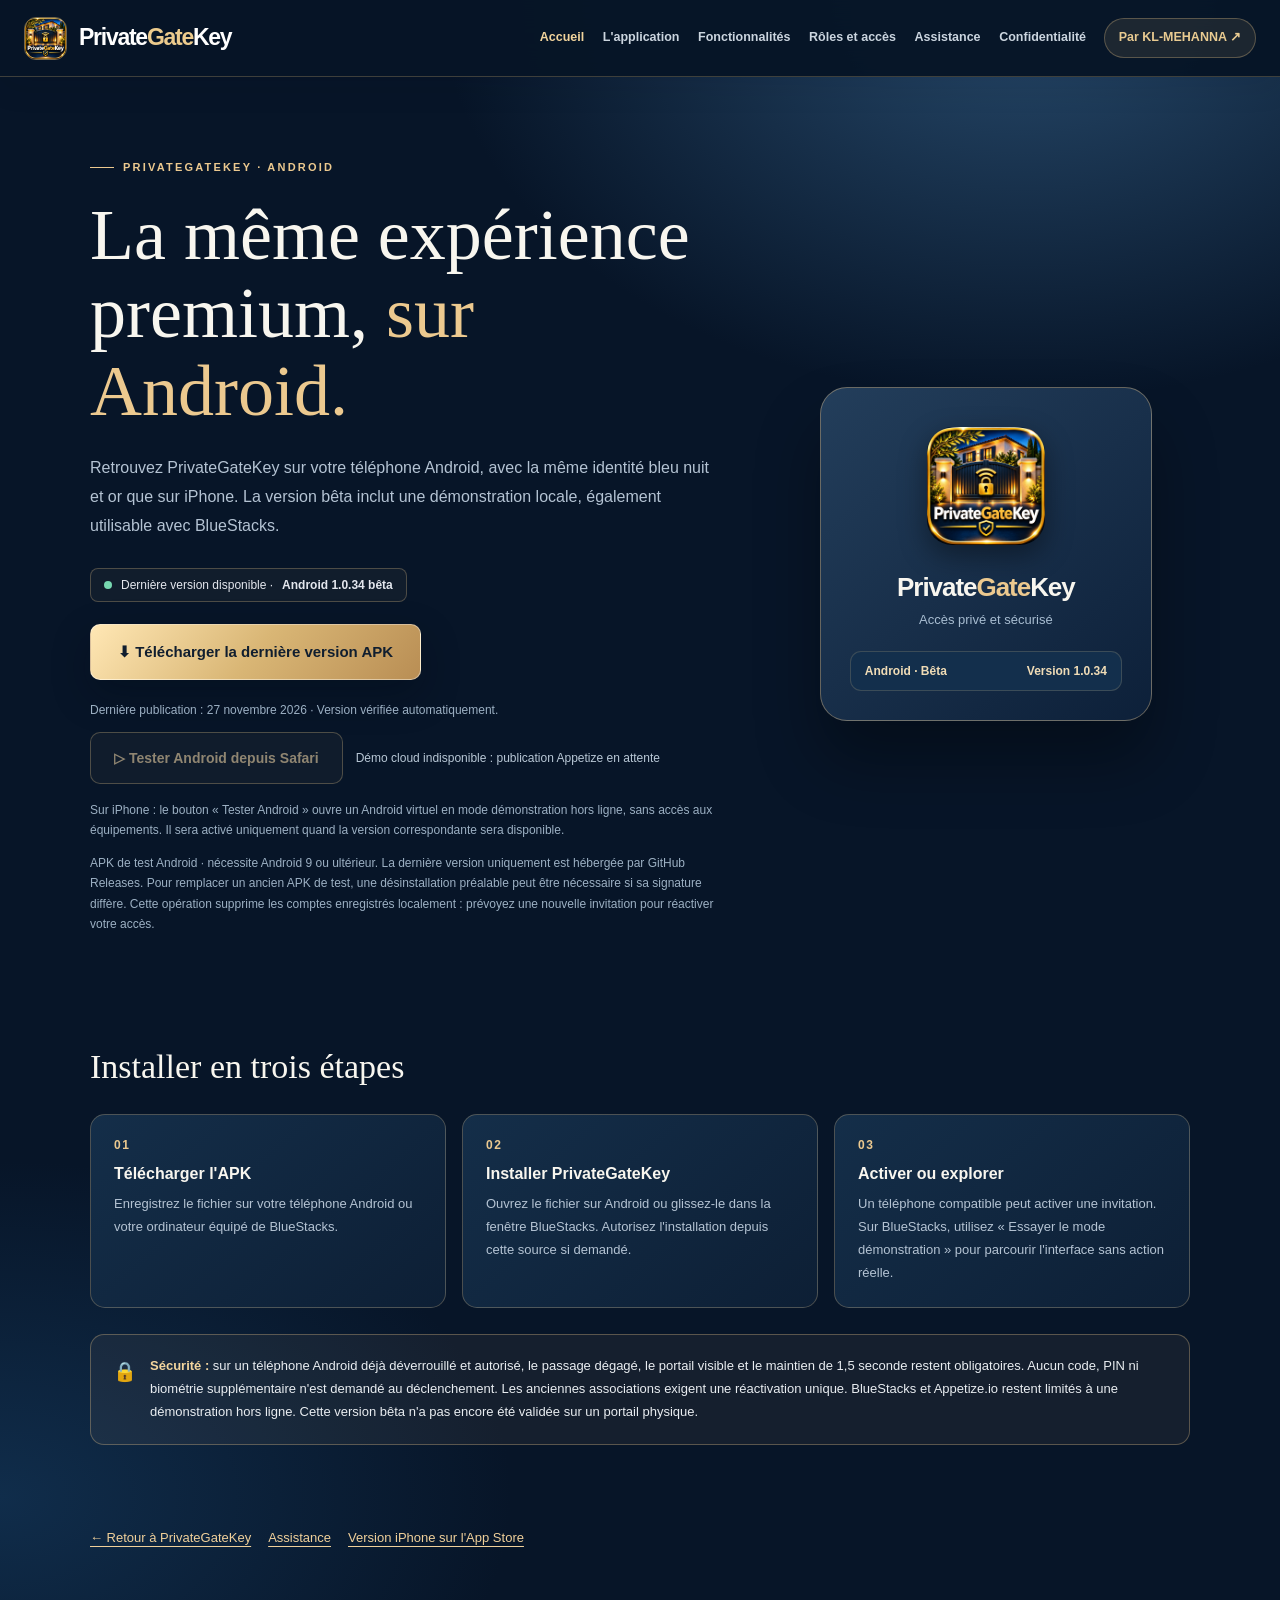
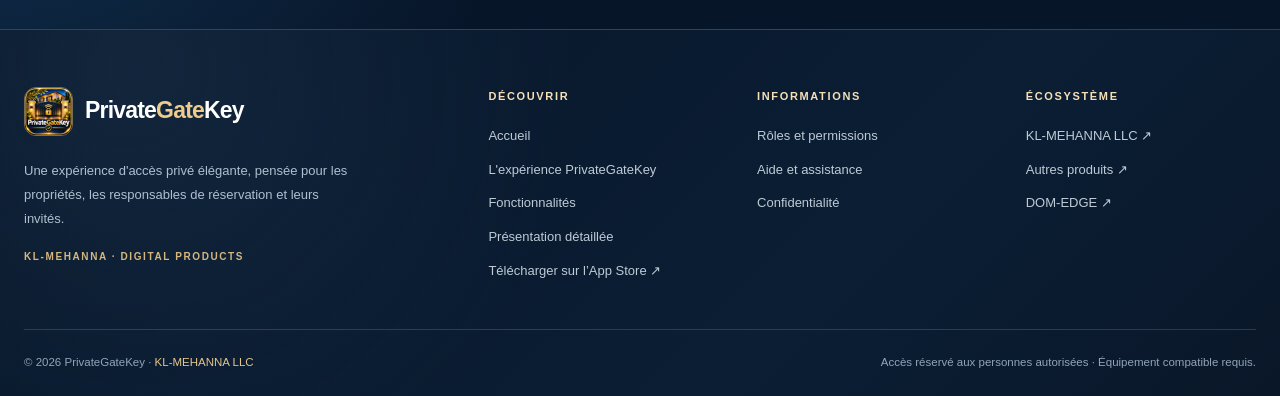
<file: android/index.html>
<!doctype html>
<html lang="fr">
<head>
<meta charset="utf-8">
<meta name="viewport" content="width=device-width,initial-scale=1">
<meta name="theme-color" content="#071528">
<meta name="description" content="PrivateGateKey pour Android : téléchargez la dernière version APK de test, avec une démonstration sécurisée sur BlueStacks.">
<meta name="robots" content="index,follow">
<link rel="canonical" href="https://privategatekey.com/android/">
<link rel="icon" href="/privategatekey-icon.png" type="image/png">
<link rel="stylesheet" href="/assets/css/site-shell.css">
<title>Android · Télécharger PrivateGateKey | Version bêta officielle</title>
<style>
:root{--bg:#071528;--ink:#f8f6ef;--gold:#ecc98f;--line:rgba(238,204,146,.27);--muted:#b4c3d3;--panel:#102840}
*{box-sizing:border-box}
html{scroll-behavior:smooth}
body{margin:0;background:radial-gradient(ellipse 730px 500px at 80% 0%,#274a6c 0%,transparent 80%),radial-gradient(ellipse 640px 420px at 0% 75%,#102d4b,transparent 80%),var(--bg);color:var(--ink);font-family:Inter,-apple-system,BlinkMacSystemFont,"Segoe UI",Arial,sans-serif}
a{color:inherit;text-decoration:none}
a:focus-visible,button:focus-visible{outline:3px solid #eec990;outline-offset:3px}
.container{width:min(calc(100% - 48px),1100px);margin:auto}
.hero{padding:84px 0 56px;display:grid;grid-template-columns:minmax(0,1.1fr) minmax(270px,.72fr);align-items:center;gap:68px}
.eyebrow{font-size:11px;letter-spacing:.20em;font-weight:800;color:var(--gold);text-transform:uppercase;display:flex;align-items:center;gap:9px}
.eyebrow:before{content:"";width:24px;height:1px;background:var(--gold)}
h1{font-family:Georgia,serif;font-weight:400;font-size:clamp(44px,6vw,72px);line-height:1.08;margin:24px 0}
h1 em{font-weight:400;font-style:normal;color:var(--gold)}
.lead{max-width:650px;font-size:16px;line-height:1.8;color:var(--muted);margin:0 0 27px}
.version{display:inline-flex;align-items:center;gap:9px;color:#e4e7ee;font-size:12px;border:1px solid var(--line);padding:9px 13px;border-radius:8px;background:#e0bd800c}
.version i{width:8px;height:8px;background:#76d7b0;border-radius:50%}
.download{display:inline-flex;align-items:center;justify-content:center;text-align:center;gap:12px;background:linear-gradient(130deg,#ffe7b4,#d9b675,#b98e54);color:#101e2f;font-weight:800;font-size:15px;border:1px solid #fff6;padding:18px 27px;border-radius:10px;box-shadow:0 15px 38px #02091350;margin:22px 0 8px}
.download:hover{filter:brightness(1.06);transform:translateY(-1px)}
.demo-actions{display:flex;align-items:center;flex-wrap:wrap;gap:13px;margin:10px 0 16px}
.demo-link{display:inline-flex;align-items:center;justify-content:center;gap:10px;padding:15px 23px;border:1px solid #e9ca8c89;background:#f1d59d12;color:#ffe1ad;border-radius:10px;font-size:14px;font-weight:750;min-height:52px;transition:background .15s ease}
.demo-link[href]:hover{background:#e6c88e2b;transform:translateY(-1px)}
.demo-link:not([href]){opacity:.55;cursor:not-allowed}
.demo-status{color:#b9c8d6;font-size:12px;line-height:1.5}

.small{font-size:12px;line-height:1.7;color:#9cb0c3}
.art{justify-self:center;width:min(100%,332px);border-radius:27px;padding:29px;background:linear-gradient(140deg,#233e5b,#0d2039);border:1px solid #d7b98a70;box-shadow:0 40px 65px #0005}
.art img{display:block;width:118px;height:118px;border-radius:25px;margin:10px auto 27px;box-shadow:0 10px 28px #0006}
.art .appname{text-align:center;font-size:26px;font-weight:750;letter-spacing:-.04em}.art .appname span{color:var(--gold)}
.art .caption{text-align:center;color:#a8bdd1;font-size:13px;margin:9px 0 24px}
.art .bar{display:flex;justify-content:space-between;align-items:center;background:#132f4c;border:1px solid #e5c58c31;border-radius:11px;padding:12px 14px;color:#f0dcb6;font-size:12px;font-weight:650}
.section{padding:40px 0 85px}
h2{font-family:Georgia,serif;font-size:34px;font-weight:400;margin:6px 0 28px}
.steps{display:grid;grid-template-columns:repeat(3,minmax(0,1fr));gap:16px}
.step{border:1px solid var(--line);border-radius:15px;padding:23px;background:linear-gradient(140deg,#142e49,#0d1f35)}
.step .num{font-size:12px;color:var(--gold);font-weight:800;letter-spacing:.14em}
.step h3{font-size:16px;font-weight:750;margin:13px 0 10px}
.step p{font-size:13px;color:var(--muted);line-height:1.75;margin:0}
.notice{margin-top:26px;display:flex;gap:13px;align-items:flex-start;padding:20px 22px;border-radius:14px;border:1px solid #e5c08655;background:#e2c39010;color:#e9edf1;font-size:13px;line-height:1.75}
.notice strong{color:#f3d69e}
.note-icon{font-size:19px}
.footer-action{padding:0 0 84px;display:flex;flex-wrap:wrap;gap:17px;align-items:center;color:var(--muted);font-size:13px}
.footer-action a{color:#f0d09a;text-decoration:underline;text-underline-offset:4px}
@media(max-width:760px){.hero{grid-template-columns:1fr;padding:48px 0 27px;gap:34px}.art{width:280px}.section{padding-bottom:55px}.steps{grid-template-columns:1fr}.container{width:min(calc(100% - 34px),1100px)}.footer-action{padding-bottom:50px}}
</style>
</head>
<body>
<!-- PGK-SHARED-HEADER:START -->
<header class="pgk-shell-header">
  <div class="pgk-shell-container pgk-shell-header-inner">
    <a class="pgk-shell-logo" href="/" aria-label="PrivateGateKey — home"><img src="/assets/img/privategatekey-icon.png" width="43" height="43" alt=""><span>Private<span>Gate</span>Key</span></a>
    <nav class="pgk-shell-nav" id="pgk-shell-navigation" aria-label="PrivateGateKey" data-open="0">
      <a data-shell-link="home" href="/"><span class="pgk-shell-fr">Accueil</span><span class="pgk-shell-en">Home</span></a>
      <a data-shell-link="experience" href="/#screenshots"><span class="pgk-shell-fr">L'application</span><span class="pgk-shell-en">Experience</span></a>
      <a data-shell-link="features" href="/#features"><span class="pgk-shell-fr">Fonctionnalités</span><span class="pgk-shell-en">Features</span></a>
      <a data-shell-link="roles" href="/products/privategatekey/#roles"><span class="pgk-shell-fr">Rôles et accès</span><span class="pgk-shell-en">Access roles</span></a>
      <a data-shell-link="support" href="/support.html"><span class="pgk-shell-fr">Assistance</span><span class="pgk-shell-en">Support</span></a>
      <a data-shell-link="privacy" href="/privacy.html"><span class="pgk-shell-fr">Confidentialité</span><span class="pgk-shell-en">Privacy</span></a>
      <a class="pgk-shell-company" href="https://kl-mehanna.com/" target="_blank" rel="noopener noreferrer"><span class="pgk-shell-fr">Par KL-MEHANNA ↗</span><span class="pgk-shell-en">By KL-MEHANNA ↗</span></a>
    </nav>
    <button class="pgk-shell-menu" type="button" aria-controls="pgk-shell-navigation" aria-expanded="false" aria-label="Open navigation menu">
      <svg viewBox="0 0 24 24" width="22" height="22" fill="none" stroke="currentColor" stroke-width="1.8" stroke-linecap="round" aria-hidden="true"><path d="M4 7h16M4 12h16M4 17h16"/></svg>
    </button>
  </div>
</header>
<!-- PGK-SHARED-HEADER:END -->
<main>
<section class="hero container">
  <div>
    <div class="eyebrow">PrivateGateKey · Android</div>
    <h1>La même expérience premium, <em>sur Android.</em></h1>
    <p class="lead">Retrouvez PrivateGateKey sur votre téléphone Android, avec la même identité bleu nuit et or que sur iPhone. La version bêta inclut une démonstration locale, également utilisable avec BlueStacks.</p>
    <div class="version" role="status" aria-live="polite" aria-atomic="true"><i aria-hidden="true"></i> Dernière version disponible · <strong id="android-latest-version">Android 1.0.29 bêta</strong></div>
    <div><a class="download" href="https://github.com/zmehanna/gatekey-info/releases/download/android-latest/PrivateGateKey-Android.apk" download="PrivateGateKey-Android.apk" type="application/vnd.android.package-archive">⬇ Télécharger la dernière version APK</a></div>
    <p class="small" id="android-release-meta" aria-live="polite">Dernière publication : 24 novembre 2026 · Version vérifiée automatiquement.</p>
    <div class="demo-actions"><a id="try-android" class="demo-link" role="button" aria-disabled="true" tabindex="-1">▷ Tester Android depuis Safari</a><span id="emulator-status" class="demo-status" role="status" aria-live="polite">Prévisualisation Android en préparation</span></div>
    <p class="small">Sur iPhone : le bouton « Tester Android » ouvre un Android virtuel en mode démonstration hors ligne, sans accès aux équipements. Il sera activé uniquement quand la version correspondante sera disponible.</p>
    <p class="small">APK de test Android · nécessite Android 9 ou ultérieur. La dernière version uniquement est hébergée par GitHub Releases. Pour remplacer un ancien APK de test, une désinstallation préalable peut être nécessaire si sa signature diffère. Cette opération supprime les comptes enregistrés localement : prévoyez une nouvelle invitation pour réactiver votre accès.</p>
  </div>
  <div class="art" aria-label="PrivateGateKey pour Android">
    <img src="/privategatekey-icon.png" alt="Icône PrivateGateKey">
    <div class="appname">Private<span>Gate</span>Key</div>
    <div class="caption">Accès privé et sécurisé</div>
    <div class="bar"><span>Android · Bêta</span><span id="android-card-version">Version 1.0.29</span></div>
  </div>
</section>
<section class="section container">
  <h2>Installer en trois étapes</h2>
  <div class="steps">
    <article class="step"><div class="num">01</div><h3>Télécharger l'APK</h3><p>Enregistrez le fichier sur votre téléphone Android ou votre ordinateur équipé de BlueStacks.</p></article>
    <article class="step"><div class="num">02</div><h3>Installer PrivateGateKey</h3><p>Ouvrez le fichier sur Android ou glissez-le dans la fenêtre BlueStacks. Autorisez l'installation depuis cette source si demandé.</p></article>
    <article class="step"><div class="num">03</div><h3>Activer ou explorer</h3><p>Un téléphone compatible peut activer une invitation. Sur BlueStacks, utilisez « Essayer le mode démonstration » pour parcourir l'interface sans action réelle.</p></article>
  </div>
  <div class="notice"><span class="note-icon" aria-hidden="true">🔒</span><span><strong>Sécurité :</strong> sur un téléphone Android déjà déverrouillé et autorisé, le passage dégagé, le portail visible et le maintien de 1,5 seconde restent obligatoires. Aucun code, PIN ni biométrie supplémentaire n'est demandé au déclenchement. Les anciennes associations exigent une réactivation unique. BlueStacks et Appetize.io restent limités à une démonstration hors ligne. Cette version bêta n'a pas encore été validée sur un portail physique.</span></div>
</section>
<section class="footer-action container"><a href="/">← Retour à PrivateGateKey</a><a href="/support.html">Assistance</a><a href="https://apps.apple.com/fr/app/privategatekey/id6835128588" target="_blank" rel="noopener noreferrer">Version iPhone sur l'App Store</a></section>
</main>
<!-- PGK-SHARED-FOOTER:START -->
<footer class="pgk-shell-footer">
  <div class="pgk-shell-container">
    <div class="pgk-shell-footer-grid">
      <div class="pgk-shell-footer-about">
        <a class="pgk-shell-footer-brand" href="/"><img src="/assets/img/privategatekey-icon.png" width="49" height="49" loading="lazy" alt=""><strong>Private<span>Gate</span>Key</strong></a>
        <p><span class="pgk-shell-fr">Une expérience d'accès privé élégante, pensée pour les propriétés, les responsables de réservation et leurs invités.</span><span class="pgk-shell-en">Elegant private access technology for properties, booking managers and invited guests.</span></p>
        <span class="pgk-shell-footer-tag">KL-MEHANNA · DIGITAL PRODUCTS</span>
      </div>
      <div class="pgk-shell-footer-column">
        <h2><span class="pgk-shell-fr">Découvrir</span><span class="pgk-shell-en">Discover</span></h2>
        <a href="/"><span class="pgk-shell-fr">Accueil</span><span class="pgk-shell-en">Home</span></a>
        <a href="/#screenshots"><span class="pgk-shell-fr">L'expérience PrivateGateKey</span><span class="pgk-shell-en">PrivateGateKey experience</span></a>
        <a href="/#features"><span class="pgk-shell-fr">Fonctionnalités</span><span class="pgk-shell-en">Features</span></a>
        <a href="/products/privategatekey/"><span class="pgk-shell-fr">Présentation détaillée</span><span class="pgk-shell-en">Product overview</span></a>
        <a href="https://apps.apple.com/fr/app/privategatekey/id6835128588" target="_blank" rel="noopener noreferrer" aria-label="PrivateGateKey sur l'App Store"><span class="pgk-shell-fr">Télécharger sur l’App Store ↗</span><span class="pgk-shell-en">Download on the App Store ↗</span></a>
      </div>
      <div class="pgk-shell-footer-column">
        <h2><span class="pgk-shell-fr">Informations</span><span class="pgk-shell-en">Information</span></h2>
        <a href="/products/privategatekey/#roles"><span class="pgk-shell-fr">Rôles et permissions</span><span class="pgk-shell-en">Access roles</span></a>
        <a href="/support.html"><span class="pgk-shell-fr">Aide et assistance</span><span class="pgk-shell-en">Help and support</span></a>
        <a href="/privacy.html"><span class="pgk-shell-fr">Confidentialité</span><span class="pgk-shell-en">Privacy policy</span></a>
      </div>
      <div class="pgk-shell-footer-column">
        <h2><span class="pgk-shell-fr">Écosystème</span><span class="pgk-shell-en">Ecosystem</span></h2>
        <a href="https://kl-mehanna.com/" target="_blank" rel="noopener noreferrer">KL-MEHANNA LLC ↗</a>
        <a href="https://kl-mehanna.com/#products" target="_blank" rel="noopener noreferrer"><span class="pgk-shell-fr">Autres produits ↗</span><span class="pgk-shell-en">Other products ↗</span></a>
        <a href="https://dom-edge.com/" target="_blank" rel="noopener noreferrer">DOM-EDGE ↗</a>
      </div>
    </div>
    <div class="pgk-shell-footer-bottom">
      <span>© <span id="year">2026</span> PrivateGateKey · <a href="https://kl-mehanna.com/" target="_blank" rel="noopener noreferrer">KL-MEHANNA LLC</a></span>
      <span><span class="pgk-shell-fr">Accès réservé aux personnes autorisées · Équipement compatible requis.</span><span class="pgk-shell-en">Authorized access only · Compatible connected device required.</span></span>
    </div>
  </div>
</footer>
<!-- PGK-SHARED-FOOTER:END -->
<script src="/assets/js/site-shell.js" defer></script>
<script src="/android/latest.js?v=20261124" defer></script>
</body>
</html>
</file>
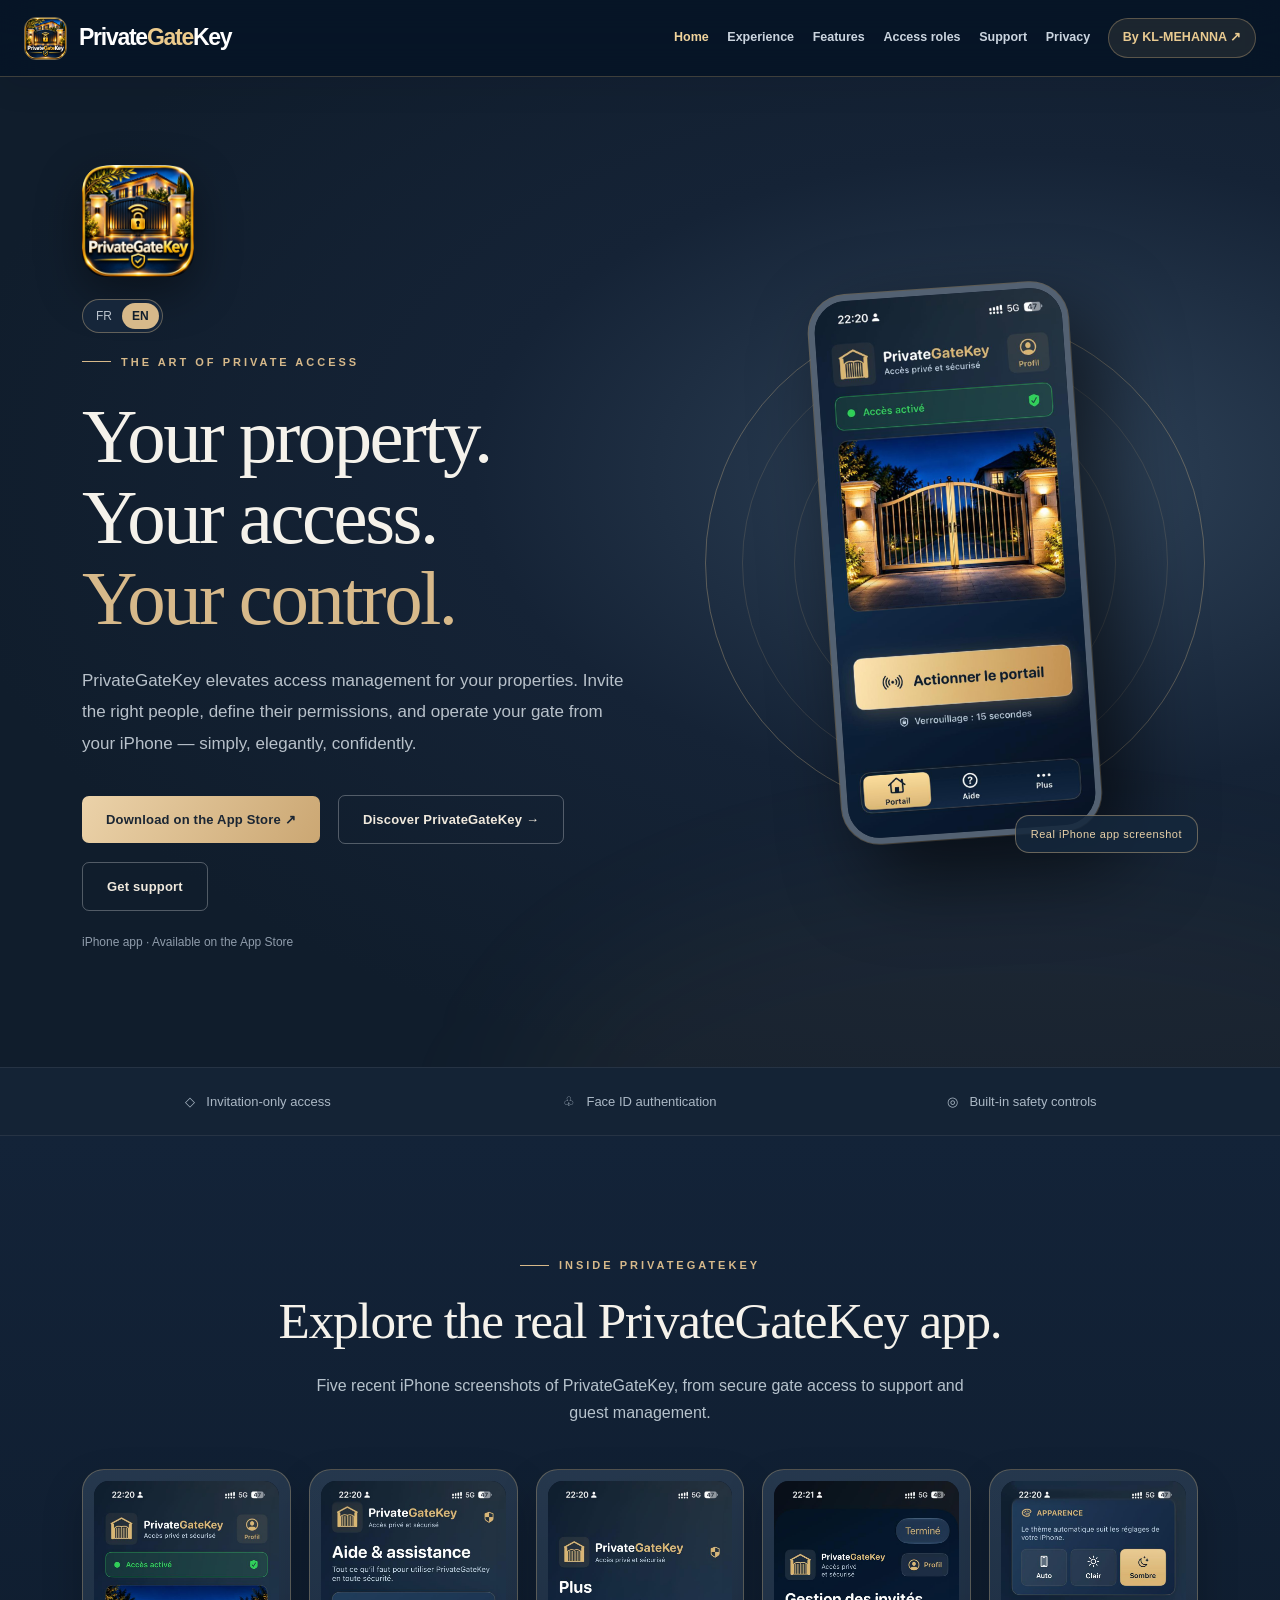
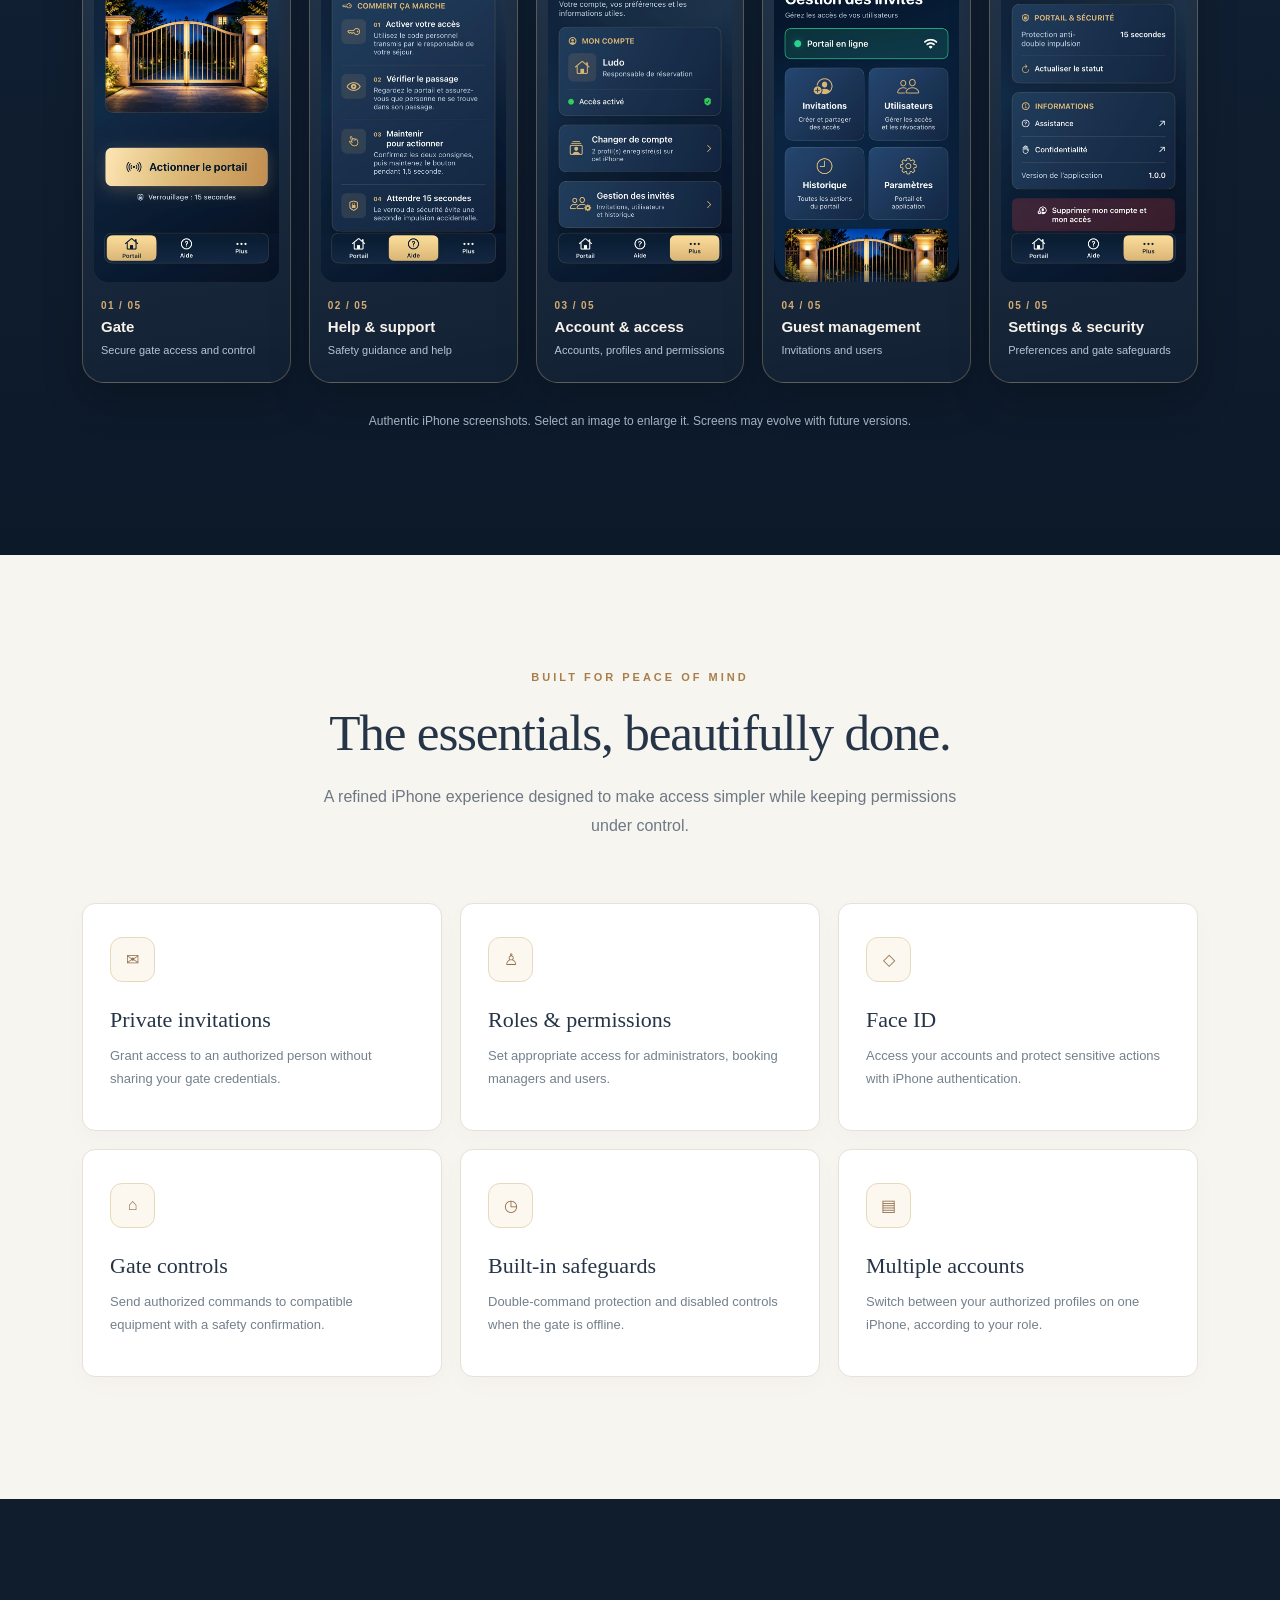
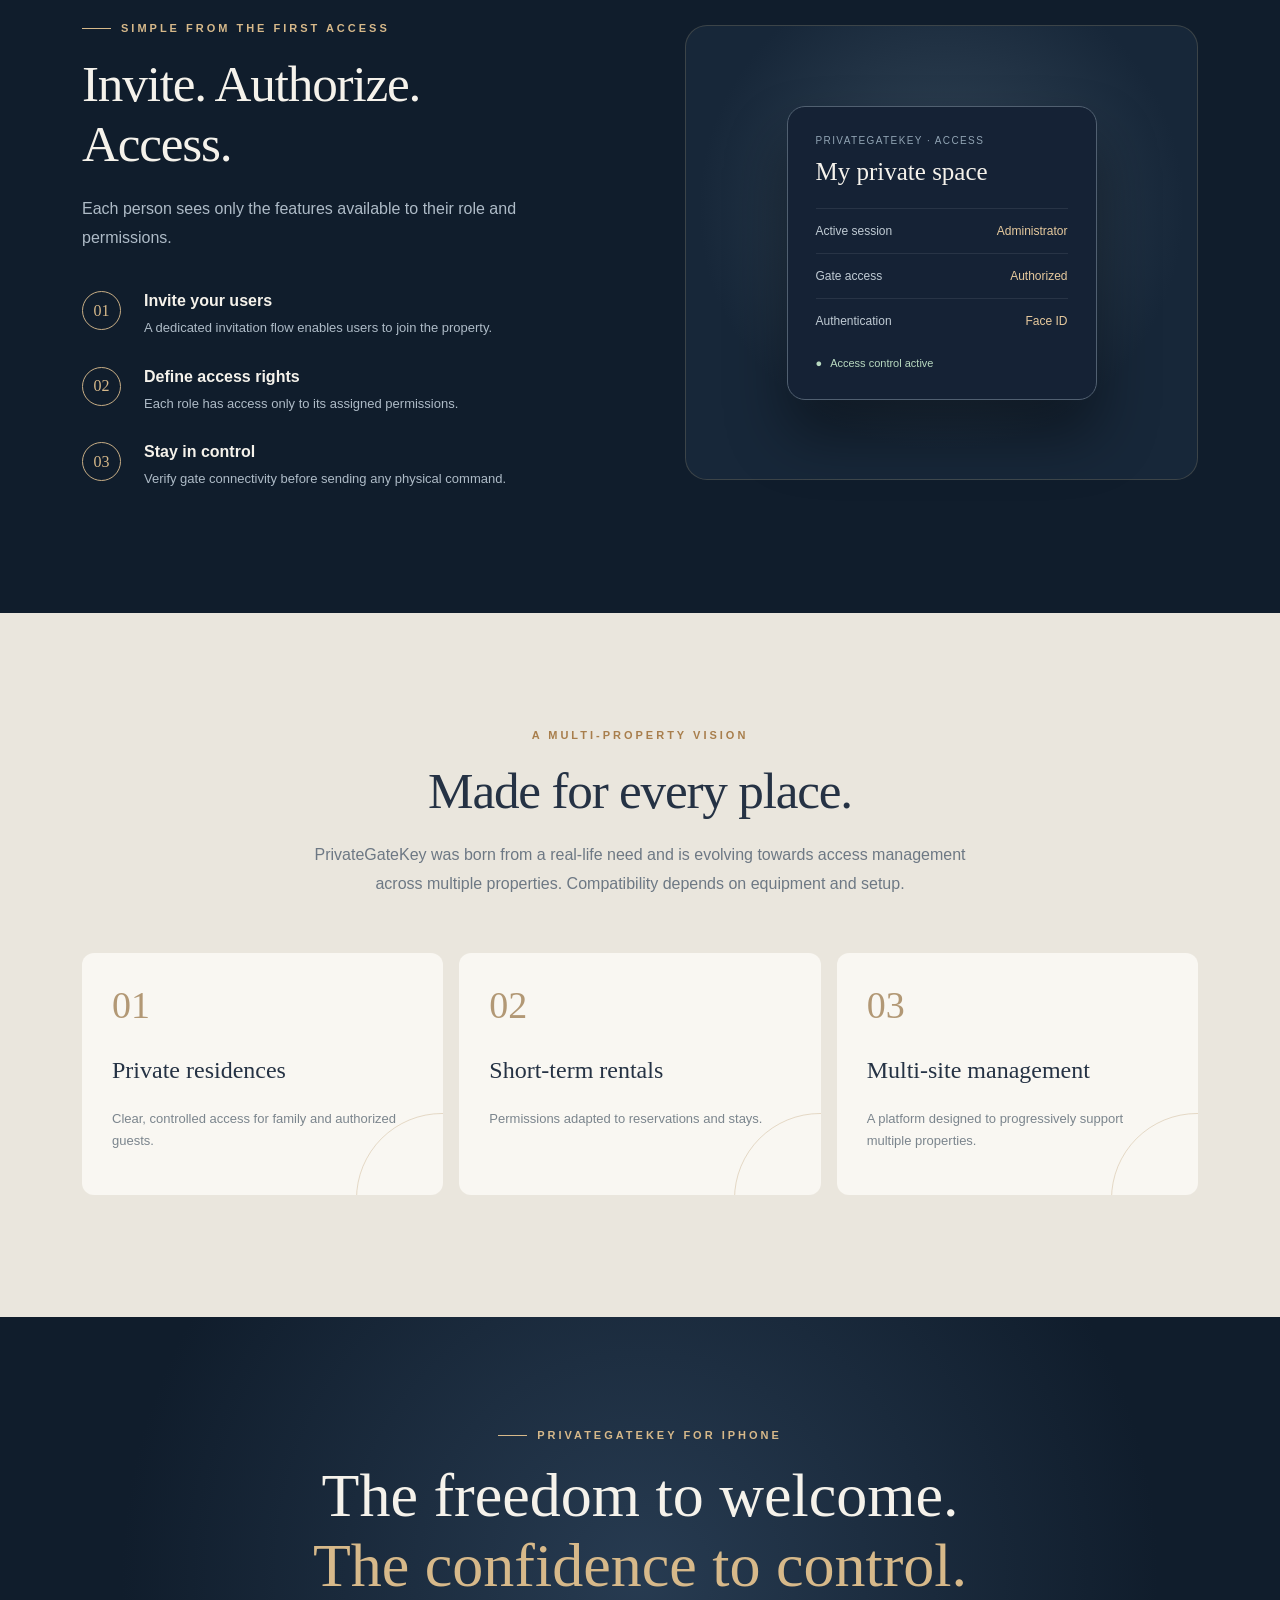
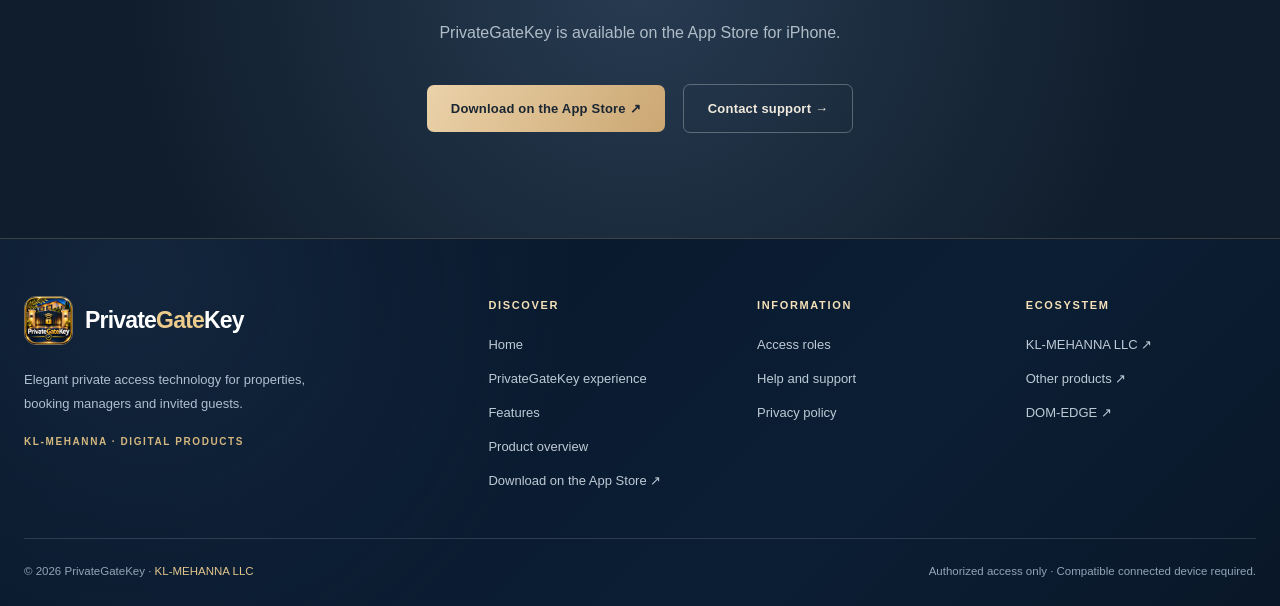
<file: gatekey/index.html>
<!doctype html><html lang="en"><head><meta charset="utf-8"><meta name="viewport" content="width=device-width,initial-scale=1"><meta name="robots" content="noindex,follow"><link rel="canonical" href="https://privategatekey.com/"><meta http-equiv="refresh" content="0;url=/"><script>location.replace("/"+location.search+location.hash)</script><title>PrivateGateKey — Page moved</title></head><body><h1>PrivateGateKey</h1><a href="/">Continue to PrivateGateKey</a></body></html>
</file>
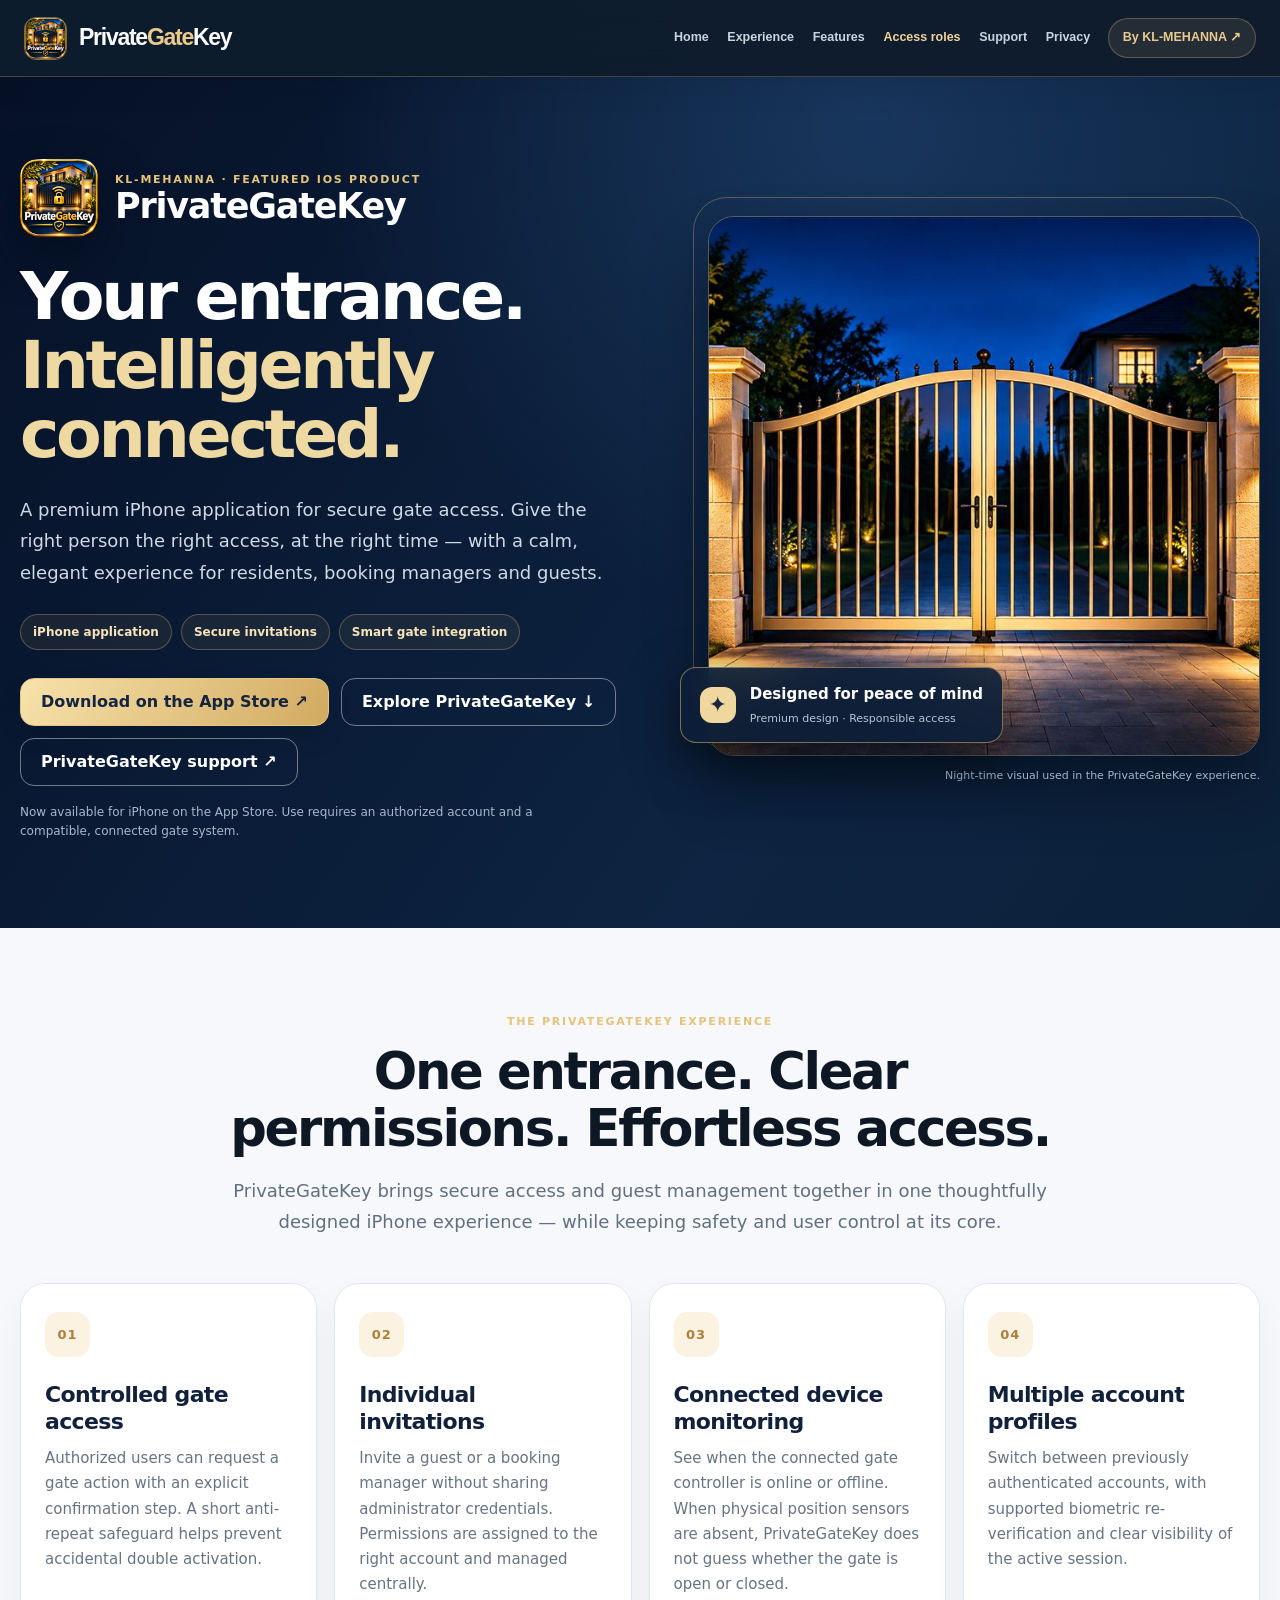
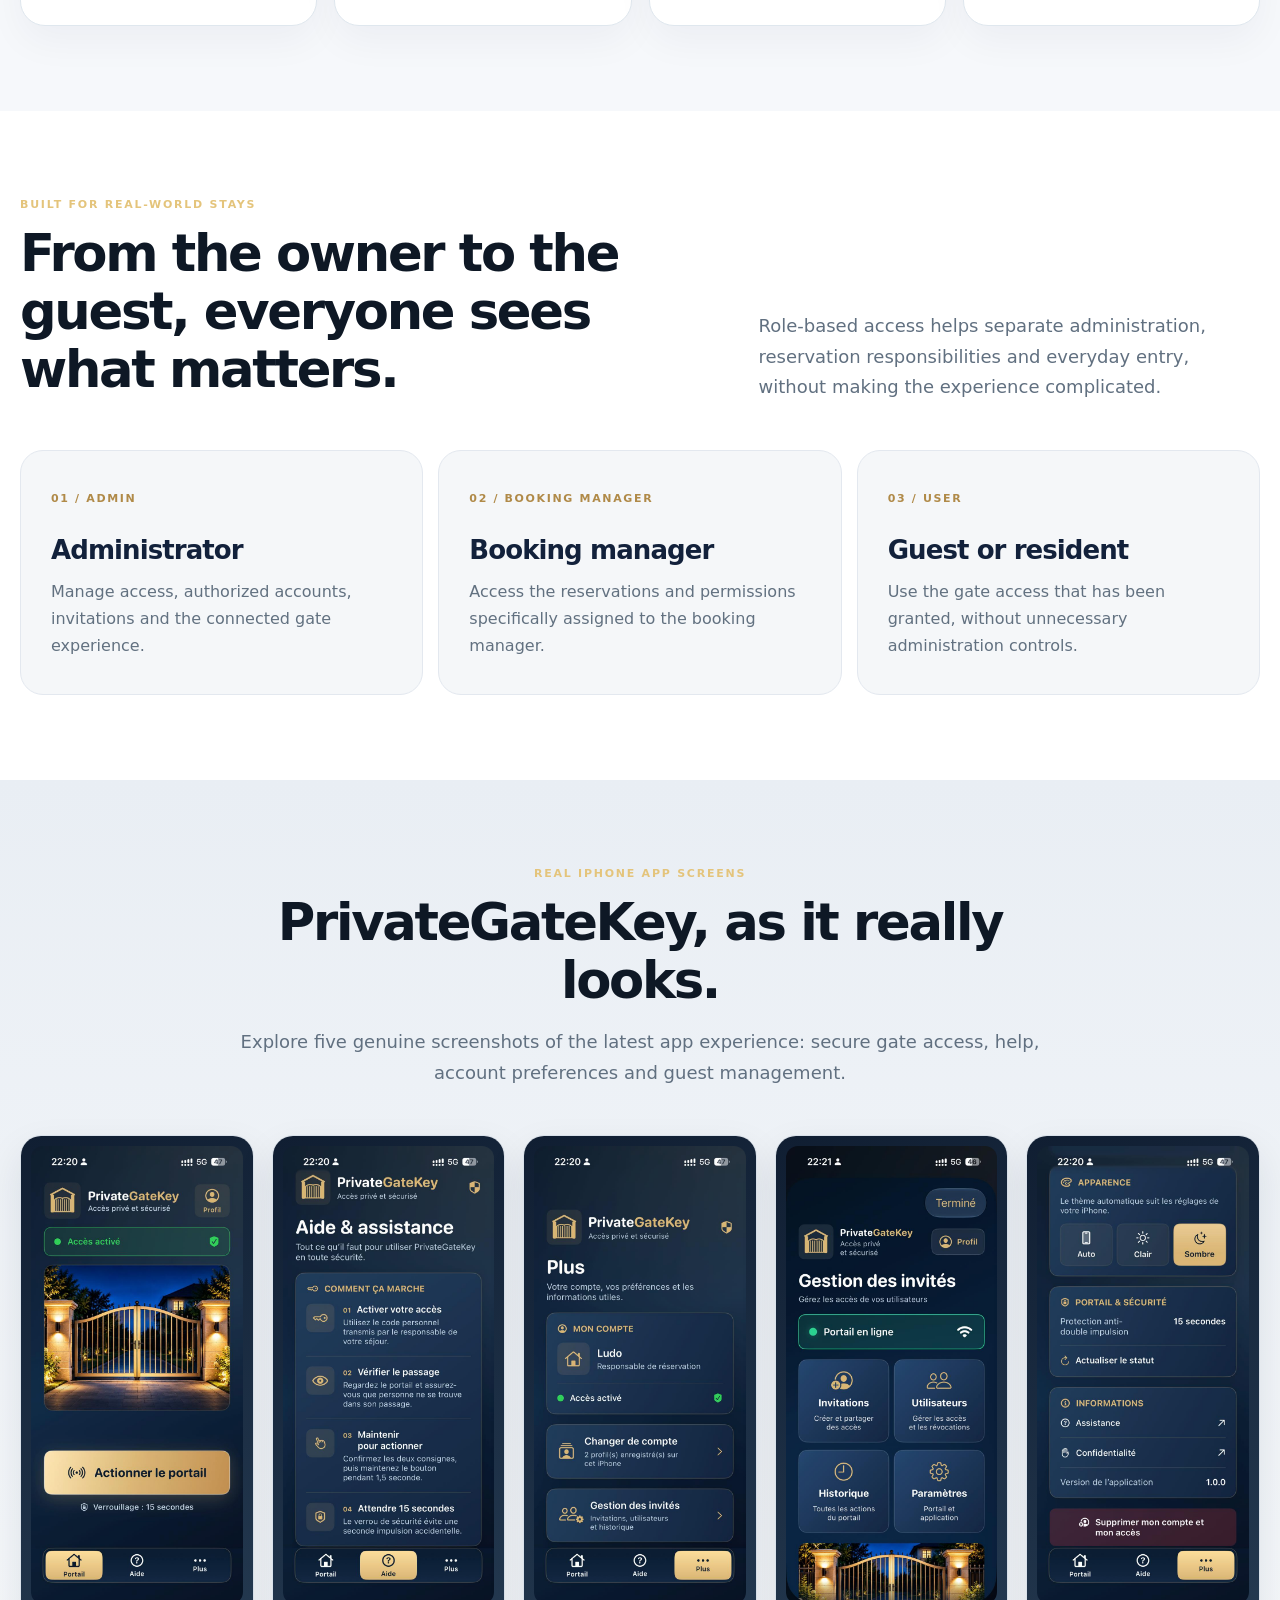
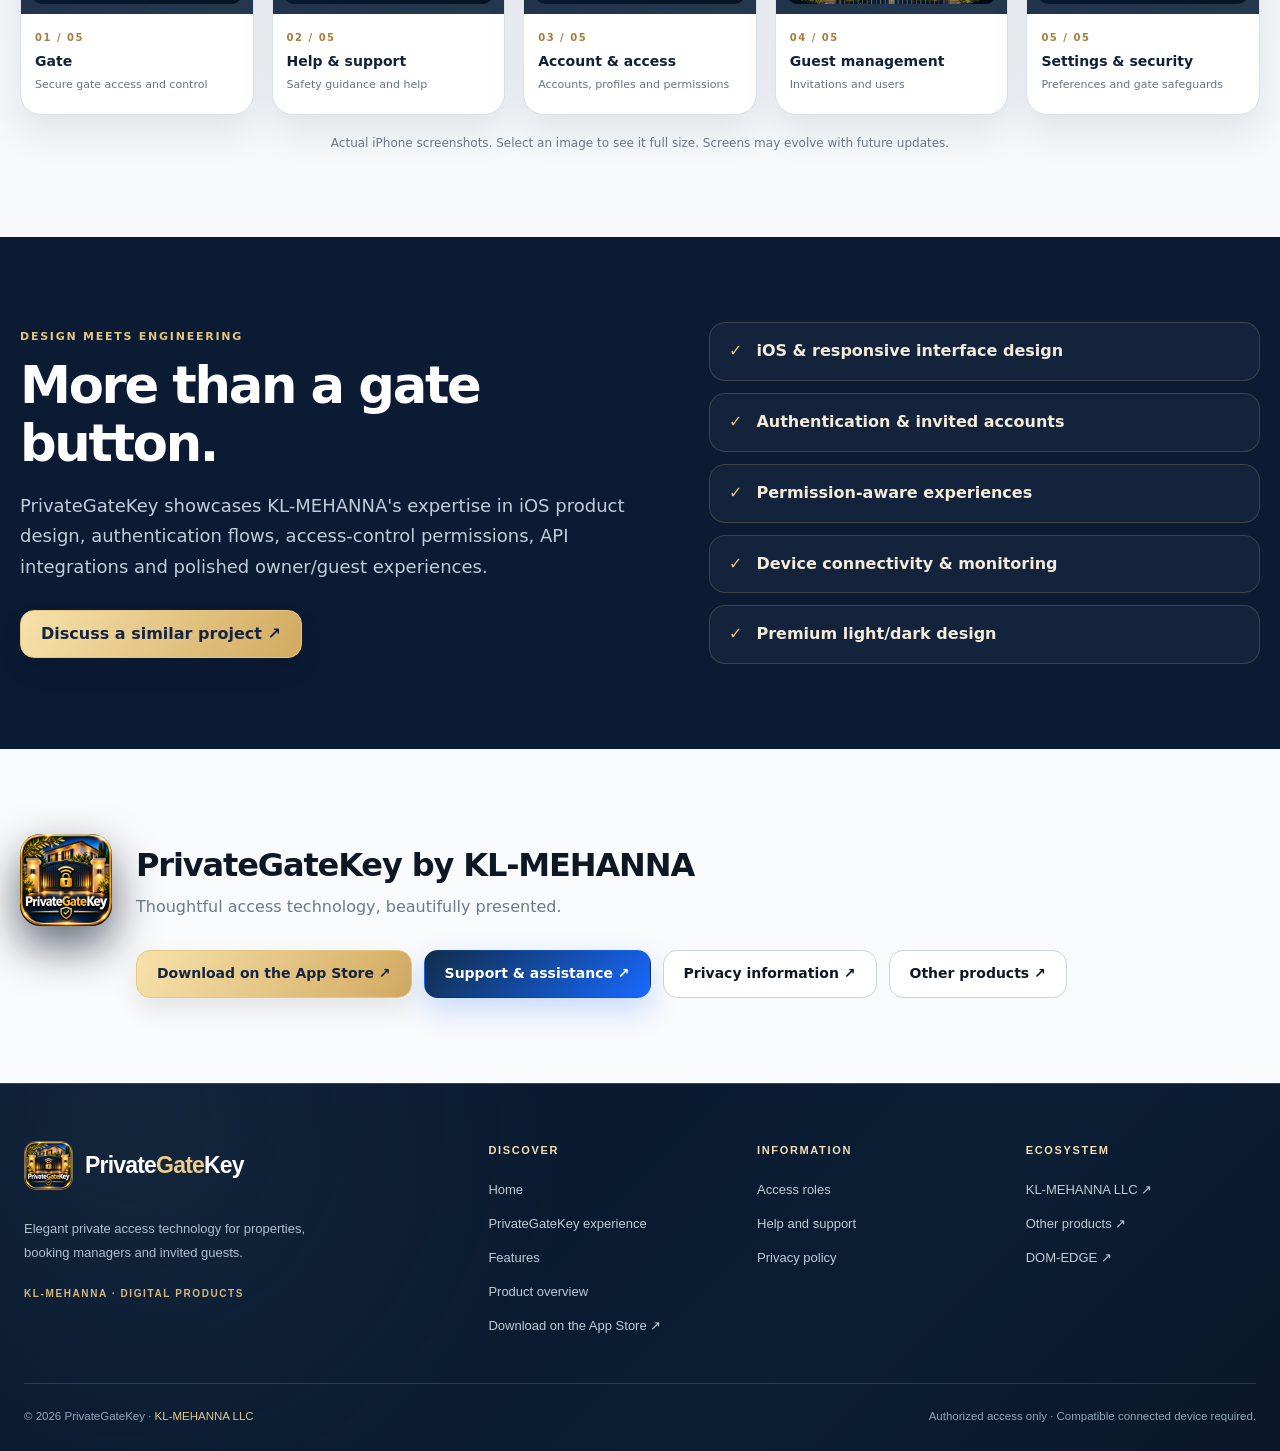
<file: products/privategatekey/index.html>
<!doctype html>
<html lang="en">
<head>
  <meta charset="utf-8">
  <meta name="viewport" content="width=device-width,initial-scale=1">
  <meta name="theme-color" content="#08172f">
  <link rel="icon" type="image/png" href="/assets/img/privategatekey-icon.png">
  <title>PrivateGateKey | iPhone Gate Access & Guest Invitations — Product Overview</title>
  <meta name="description" content="Discover PrivateGateKey by KL-MEHANNA: a premium iPhone application for secure gate access, individual invitations, role-based permissions, account switching and device monitoring.">
  <meta name="robots" content="index,follow,max-snippet:-1,max-image-preview:large">
  <link rel="canonical" href="https://privategatekey.com/products/privategatekey/">
  <meta property="og:type" content="website">
  <meta property="og:title" content="PrivateGateKey — Your entrance, intelligently connected | KL-MEHANNA">
  <meta property="og:description" content="A premium iOS access experience combining authorized gate control, guest invitations and elegant management tools.">
  <meta property="og:url" content="https://privategatekey.com/products/privategatekey/">
  <meta property="og:image" content="https://privategatekey.com/assets/img/privategatekey-night.jpg">
  <meta property="og:image:alt" content="PrivateGateKey premium gate access visual at night">
  <meta name="twitter:card" content="summary_large_image">
  <link rel="stylesheet" href="/assets/css/site.css?v=2026.11.16.2">
  <link rel="stylesheet" href="/assets/css/privategatekey.css?v=2026.11.16">
  <script type="application/ld+json">{"@context":"https://schema.org","@graph":[{"@type":"WebSite","@id":"https://privategatekey.com/#website","url":"https://privategatekey.com/","name":"PrivateGateKey"},{"@type":"WebPage","@id":"https://privategatekey.com/products/privategatekey/#webpage","url":"https://privategatekey.com/products/privategatekey/","name":"PrivateGateKey | Premium iPhone Gate Access","description":"Premium iPhone gate access with guest invitations, role-based permissions and device monitoring.","isPartOf":{"@id":"https://privategatekey.com/#website"},"primaryImageOfPage":{"@type":"ImageObject","url":"https://privategatekey.com/assets/img/privategatekey-night.jpg"}},{"@type":"SoftwareApplication","name":"PrivateGateKey","url":"https://privategatekey.com/","operatingSystem":"iOS","applicationCategory":"LifestyleApplication","description":"Permission-based gate access, invitations and monitoring for authorized users.","image":"https://privategatekey.com/assets/img/privategatekey-icon.png","publisher":{"@type":"Organization","name":"KL-MEHANNA LLC","url":"https://kl-mehanna.com/"},"downloadUrl":"https://apps.apple.com/fr/app/privategatekey/id6835128588","installUrl":"https://apps.apple.com/fr/app/privategatekey/id6835128588"}]}</script>
<link rel="stylesheet" href="/assets/css/site-shell.css?v=20261116-1">
<script defer src="/assets/js/site-shell.js?v=20261116-1"></script>
</head>
<body>
<!-- PGK-SHARED-HEADER:START -->
<header class="pgk-shell-header">
  <div class="pgk-shell-container pgk-shell-header-inner">
    <a class="pgk-shell-logo" href="/" aria-label="PrivateGateKey — home"><img src="/assets/img/privategatekey-icon.png" width="43" height="43" alt=""><span>Private<span>Gate</span>Key</span></a>
    <nav class="pgk-shell-nav" id="pgk-shell-navigation" aria-label="PrivateGateKey" data-open="0">
      <a data-shell-link="home" href="/"><span class="pgk-shell-fr">Accueil</span><span class="pgk-shell-en">Home</span></a>
      <a data-shell-link="experience" href="/#screenshots"><span class="pgk-shell-fr">L'application</span><span class="pgk-shell-en">Experience</span></a>
      <a data-shell-link="features" href="/#features"><span class="pgk-shell-fr">Fonctionnalités</span><span class="pgk-shell-en">Features</span></a>
      <a data-shell-link="roles" href="/products/privategatekey/#roles"><span class="pgk-shell-fr">Rôles et accès</span><span class="pgk-shell-en">Access roles</span></a>
      <a data-shell-link="support" href="/support.html"><span class="pgk-shell-fr">Assistance</span><span class="pgk-shell-en">Support</span></a>
      <a data-shell-link="privacy" href="/privacy.html"><span class="pgk-shell-fr">Confidentialité</span><span class="pgk-shell-en">Privacy</span></a>
      <a class="pgk-shell-company" href="https://kl-mehanna.com/" target="_blank" rel="noopener noreferrer"><span class="pgk-shell-fr">Par KL-MEHANNA ↗</span><span class="pgk-shell-en">By KL-MEHANNA ↗</span></a>
    </nav>
    <button class="pgk-shell-menu" type="button" aria-controls="pgk-shell-navigation" aria-expanded="false" aria-label="Open navigation menu">
      <svg viewBox="0 0 24 24" width="22" height="22" fill="none" stroke="currentColor" stroke-width="1.8" stroke-linecap="round" aria-hidden="true"><path d="M4 7h16M4 12h16M4 17h16"/></svg>
    </button>
  </div>
</header>
<!-- PGK-SHARED-HEADER:END -->
<main>
  <header class="privategatekey-hero">
    <div class="container privategatekey-hero-layout">
      <div class="privategatekey-hero-copy">
        <div class="privategatekey-brand-lockup"><img src="/assets/img/privategatekey-icon.png" width="78" height="78" alt="PrivateGateKey application icon"><div><span class="privategatekey-overline">KL-MEHANNA · FEATURED IOS PRODUCT</span><strong>PrivateGateKey</strong></div></div>
        <h1>Your entrance.<br><em>Intelligently connected.</em></h1>
        <p class="privategatekey-lead">A premium iPhone application for secure gate access. Give the right person the right access, at the right time — with a calm, elegant experience for residents, booking managers and guests.</p>
        <div class="privategatekey-hero-chips"><span>iPhone application</span><span>Secure invitations</span><span>Smart gate integration</span></div>
        <div class="actions"><a class="btn privategatekey-gold-btn" href="https://apps.apple.com/fr/app/privategatekey/id6835128588" target="_blank" rel="noopener noreferrer" aria-label="Download PrivateGateKey on the Apple App Store">Download on the App Store ↗</a><a class="btn privategatekey-outline-btn" href="#experience">Explore PrivateGateKey ↓</a><a class="btn privategatekey-outline-btn" href="/support.html">PrivateGateKey support ↗</a></div>
        <p class="privategatekey-availability">Now available for iPhone on the App Store. Use requires an authorized account and a compatible, connected gate system.</p>
      </div>
      <figure class="privategatekey-hero-visual">
        <img class="privategatekey-hero-photo" src="/assets/img/privategatekey-night.jpg" width="960" height="640" alt="PrivateGateKey's illuminated gate visual in the app's dark experience">
        <div class="privategatekey-float-card"><span class="privategatekey-float-icon">✦</span><div><strong>Designed for peace of mind</strong><span>Premium design · Responsible access</span></div></div>
        <figcaption>Night-time visual used in the PrivateGateKey experience.</figcaption>
      </figure>
    </div>
  </header>

  <section class="privategatekey-intro" id="experience"><div class="container">
    <div class="privategatekey-centered-head"><span class="privategatekey-eyebrow">THE PRIVATEGATEKEY EXPERIENCE</span><h2>One entrance. Clear permissions. Effortless access.</h2><p>PrivateGateKey brings secure access and guest management together in one thoughtfully designed iPhone experience — while keeping safety and user control at its core.</p></div>
    <div class="privategatekey-feature-grid" id="features">
      <article class="privategatekey-feature"><span class="privategatekey-feature-mark">01</span><h3>Controlled gate access</h3><p>Authorized users can request a gate action with an explicit confirmation step. A short anti-repeat safeguard helps prevent accidental double activation.</p></article>
      <article class="privategatekey-feature"><span class="privategatekey-feature-mark">02</span><h3>Individual invitations</h3><p>Invite a guest or a booking manager without sharing administrator credentials. Permissions are assigned to the right account and managed centrally.</p></article>
      <article class="privategatekey-feature"><span class="privategatekey-feature-mark">03</span><h3>Connected device monitoring</h3><p>See when the connected gate controller is online or offline. When physical position sensors are absent, PrivateGateKey does not guess whether the gate is open or closed.</p></article>
      <article class="privategatekey-feature"><span class="privategatekey-feature-mark">04</span><h3>Multiple account profiles</h3><p>Switch between previously authenticated accounts, with supported biometric re-verification and clear visibility of the active session.</p></article>
    </div>
  </div></section>

  <section class="privategatekey-roles" id="roles"><div class="container">
    <div class="privategatekey-split-heading"><div><span class="privategatekey-eyebrow">BUILT FOR REAL-WORLD STAYS</span><h2>From the owner to the guest, everyone sees what matters.</h2></div><p>Role-based access helps separate administration, reservation responsibilities and everyday entry, without making the experience complicated.</p></div>
    <div class="privategatekey-role-grid">
      <article><span class="privategatekey-role-number">01 / ADMIN</span><h3>Administrator</h3><p>Manage access, authorized accounts, invitations and the connected gate experience.</p></article>
      <article><span class="privategatekey-role-number">02 / BOOKING MANAGER</span><h3>Booking manager</h3><p>Access the reservations and permissions specifically assigned to the booking manager.</p></article>
      <article><span class="privategatekey-role-number">03 / USER</span><h3>Guest or resident</h3><p>Use the gate access that has been granted, without unnecessary administration controls.</p></article>
    </div>
  </div></section>

  <section class="privategatekey-gallery" id="app-screens">
  <div class="container">
    <div class="privategatekey-centered-head">
      <span class="privategatekey-eyebrow">REAL IPHONE APP SCREENS</span>
      <h2>PrivateGateKey, as it really looks.</h2>
      <p>Explore five genuine screenshots of the latest app experience: secure gate access, help, account preferences and guest management.</p>
    </div>
    <div class="pgk-product-shots">
<figure class="pgk-product-shot">
  <a href="/assets/screenshots/pgk-20261118-portail.jpg" target="_blank" rel="noopener" aria-label="View PrivateGateKey Gate screenshot">
    <img src="/assets/screenshots/pgk-20261118-portail.jpg" width="738" height="1600" loading="lazy" decoding="async" alt="Actual PrivateGateKey iPhone app screen — Gate">
  </a>
  <figcaption><span class="pgk-product-shot-number">01 / 05</span><strong>Gate</strong><small>Secure gate access and control</small></figcaption>
</figure>
<figure class="pgk-product-shot">
  <a href="/assets/screenshots/pgk-20261118-aide.jpg" target="_blank" rel="noopener" aria-label="View PrivateGateKey Help & support screenshot">
    <img src="/assets/screenshots/pgk-20261118-aide.jpg" width="738" height="1600" loading="lazy" decoding="async" alt="Actual PrivateGateKey iPhone app screen — Help & support">
  </a>
  <figcaption><span class="pgk-product-shot-number">02 / 05</span><strong>Help & support</strong><small>Safety guidance and help</small></figcaption>
</figure>
<figure class="pgk-product-shot">
  <a href="/assets/screenshots/pgk-20261118-plus.jpg" target="_blank" rel="noopener" aria-label="View PrivateGateKey Account & access screenshot">
    <img src="/assets/screenshots/pgk-20261118-plus.jpg" width="738" height="1600" loading="lazy" decoding="async" alt="Actual PrivateGateKey iPhone app screen — Account & access">
  </a>
  <figcaption><span class="pgk-product-shot-number">03 / 05</span><strong>Account & access</strong><small>Accounts, profiles and permissions</small></figcaption>
</figure>
<figure class="pgk-product-shot">
  <a href="/assets/screenshots/pgk-20261118-invites.jpg" target="_blank" rel="noopener" aria-label="View PrivateGateKey Guest management screenshot">
    <img src="/assets/screenshots/pgk-20261118-invites.jpg" width="738" height="1600" loading="lazy" decoding="async" alt="Actual PrivateGateKey iPhone app screen — Guest management">
  </a>
  <figcaption><span class="pgk-product-shot-number">04 / 05</span><strong>Guest management</strong><small>Invitations and users</small></figcaption>
</figure>
<figure class="pgk-product-shot">
  <a href="/assets/screenshots/pgk-20261118-parametres.jpg" target="_blank" rel="noopener" aria-label="View PrivateGateKey Settings & security screenshot">
    <img src="/assets/screenshots/pgk-20261118-parametres.jpg" width="738" height="1600" loading="lazy" decoding="async" alt="Actual PrivateGateKey iPhone app screen — Settings & security">
  </a>
  <figcaption><span class="pgk-product-shot-number">05 / 05</span><strong>Settings & security</strong><small>Preferences and gate safeguards</small></figcaption>
</figure>
    </div>
    <p class="privategatekey-gallery-note">Actual iPhone screenshots. Select an image to see it full size. Screens may evolve with future updates.</p>
  </div>
</section>

  <section class="privategatekey-architecture"><div class="container privategatekey-architecture-layout">
    <div><span class="privategatekey-eyebrow">DESIGN MEETS ENGINEERING</span><h2>More than a gate button.</h2><p>PrivateGateKey showcases KL-MEHANNA's expertise in iOS product design, authentication flows, access-control permissions, API integrations and polished owner/guest experiences.</p><div class="actions"><a class="btn privategatekey-gold-btn" href="https://kl-mehanna.com/#contact" target="_blank" rel="noopener noreferrer">Discuss a similar project ↗</a></div></div>
    <div class="privategatekey-architecture-points"><span>iOS & responsive interface design</span><span>Authentication & invited accounts</span><span>Permission-aware experiences</span><span>Device connectivity & monitoring</span><span>Premium light/dark design</span></div>
  </div></section>

  <section class="privategatekey-bottom"><div class="container privategatekey-bottom-inner">
    <img src="/assets/img/privategatekey-icon.png" alt="" width="92" height="92" loading="lazy">
    <div><h2>PrivateGateKey by KL-MEHANNA</h2><p>Thoughtful access technology, beautifully presented.</p></div>
    <div class="actions"><a class="btn privategatekey-gold-btn" href="https://apps.apple.com/fr/app/privategatekey/id6835128588" target="_blank" rel="noopener noreferrer" aria-label="Download PrivateGateKey on the Apple App Store">Download on the App Store ↗</a><a class="btn btn-primary" href="/support.html">Support & assistance ↗</a><a class="btn" href="/privacy.html">Privacy information ↗</a><a class="btn" href="https://kl-mehanna.com/#products" target="_blank" rel="noopener noreferrer">Other products ↗</a></div>
  </div></section>
</main>
<!-- PGK-SHARED-FOOTER:START -->
<footer class="pgk-shell-footer">
  <div class="pgk-shell-container">
    <div class="pgk-shell-footer-grid">
      <div class="pgk-shell-footer-about">
        <a class="pgk-shell-footer-brand" href="/"><img src="/assets/img/privategatekey-icon.png" width="49" height="49" loading="lazy" alt=""><strong>Private<span>Gate</span>Key</strong></a>
        <p><span class="pgk-shell-fr">Une expérience d'accès privé élégante, pensée pour les propriétés, les responsables de réservation et leurs invités.</span><span class="pgk-shell-en">Elegant private access technology for properties, booking managers and invited guests.</span></p>
        <span class="pgk-shell-footer-tag">KL-MEHANNA · DIGITAL PRODUCTS</span>
      </div>
      <div class="pgk-shell-footer-column">
        <h2><span class="pgk-shell-fr">Découvrir</span><span class="pgk-shell-en">Discover</span></h2>
        <a href="/"><span class="pgk-shell-fr">Accueil</span><span class="pgk-shell-en">Home</span></a>
        <a href="/#screenshots"><span class="pgk-shell-fr">L'expérience PrivateGateKey</span><span class="pgk-shell-en">PrivateGateKey experience</span></a>
        <a href="/#features"><span class="pgk-shell-fr">Fonctionnalités</span><span class="pgk-shell-en">Features</span></a>
        <a href="/products/privategatekey/"><span class="pgk-shell-fr">Présentation détaillée</span><span class="pgk-shell-en">Product overview</span></a>
        <a href="https://apps.apple.com/fr/app/privategatekey/id6835128588" target="_blank" rel="noopener noreferrer" aria-label="PrivateGateKey sur l'App Store"><span class="pgk-shell-fr">Télécharger sur l’App Store ↗</span><span class="pgk-shell-en">Download on the App Store ↗</span></a>
      </div>
      <div class="pgk-shell-footer-column">
        <h2><span class="pgk-shell-fr">Informations</span><span class="pgk-shell-en">Information</span></h2>
        <a href="/products/privategatekey/#roles"><span class="pgk-shell-fr">Rôles et permissions</span><span class="pgk-shell-en">Access roles</span></a>
        <a href="/support.html"><span class="pgk-shell-fr">Aide et assistance</span><span class="pgk-shell-en">Help and support</span></a>
        <a href="/privacy.html"><span class="pgk-shell-fr">Confidentialité</span><span class="pgk-shell-en">Privacy policy</span></a>
      </div>
      <div class="pgk-shell-footer-column">
        <h2><span class="pgk-shell-fr">Écosystème</span><span class="pgk-shell-en">Ecosystem</span></h2>
        <a href="https://kl-mehanna.com/" target="_blank" rel="noopener noreferrer">KL-MEHANNA LLC ↗</a>
        <a href="https://kl-mehanna.com/#products" target="_blank" rel="noopener noreferrer"><span class="pgk-shell-fr">Autres produits ↗</span><span class="pgk-shell-en">Other products ↗</span></a>
        <a href="https://dom-edge.com/" target="_blank" rel="noopener noreferrer">DOM-EDGE ↗</a>
      </div>
    </div>
    <div class="pgk-shell-footer-bottom">
      <span>© <span id="year">2026</span> PrivateGateKey · <a href="https://kl-mehanna.com/" target="_blank" rel="noopener noreferrer">KL-MEHANNA LLC</a></span>
      <span><span class="pgk-shell-fr">Accès réservé aux personnes autorisées · Équipement compatible requis.</span><span class="pgk-shell-en">Authorized access only · Compatible connected device required.</span></span>
    </div>
  </div>
</footer>
<!-- PGK-SHARED-FOOTER:END -->
</body>
</html>
</file>
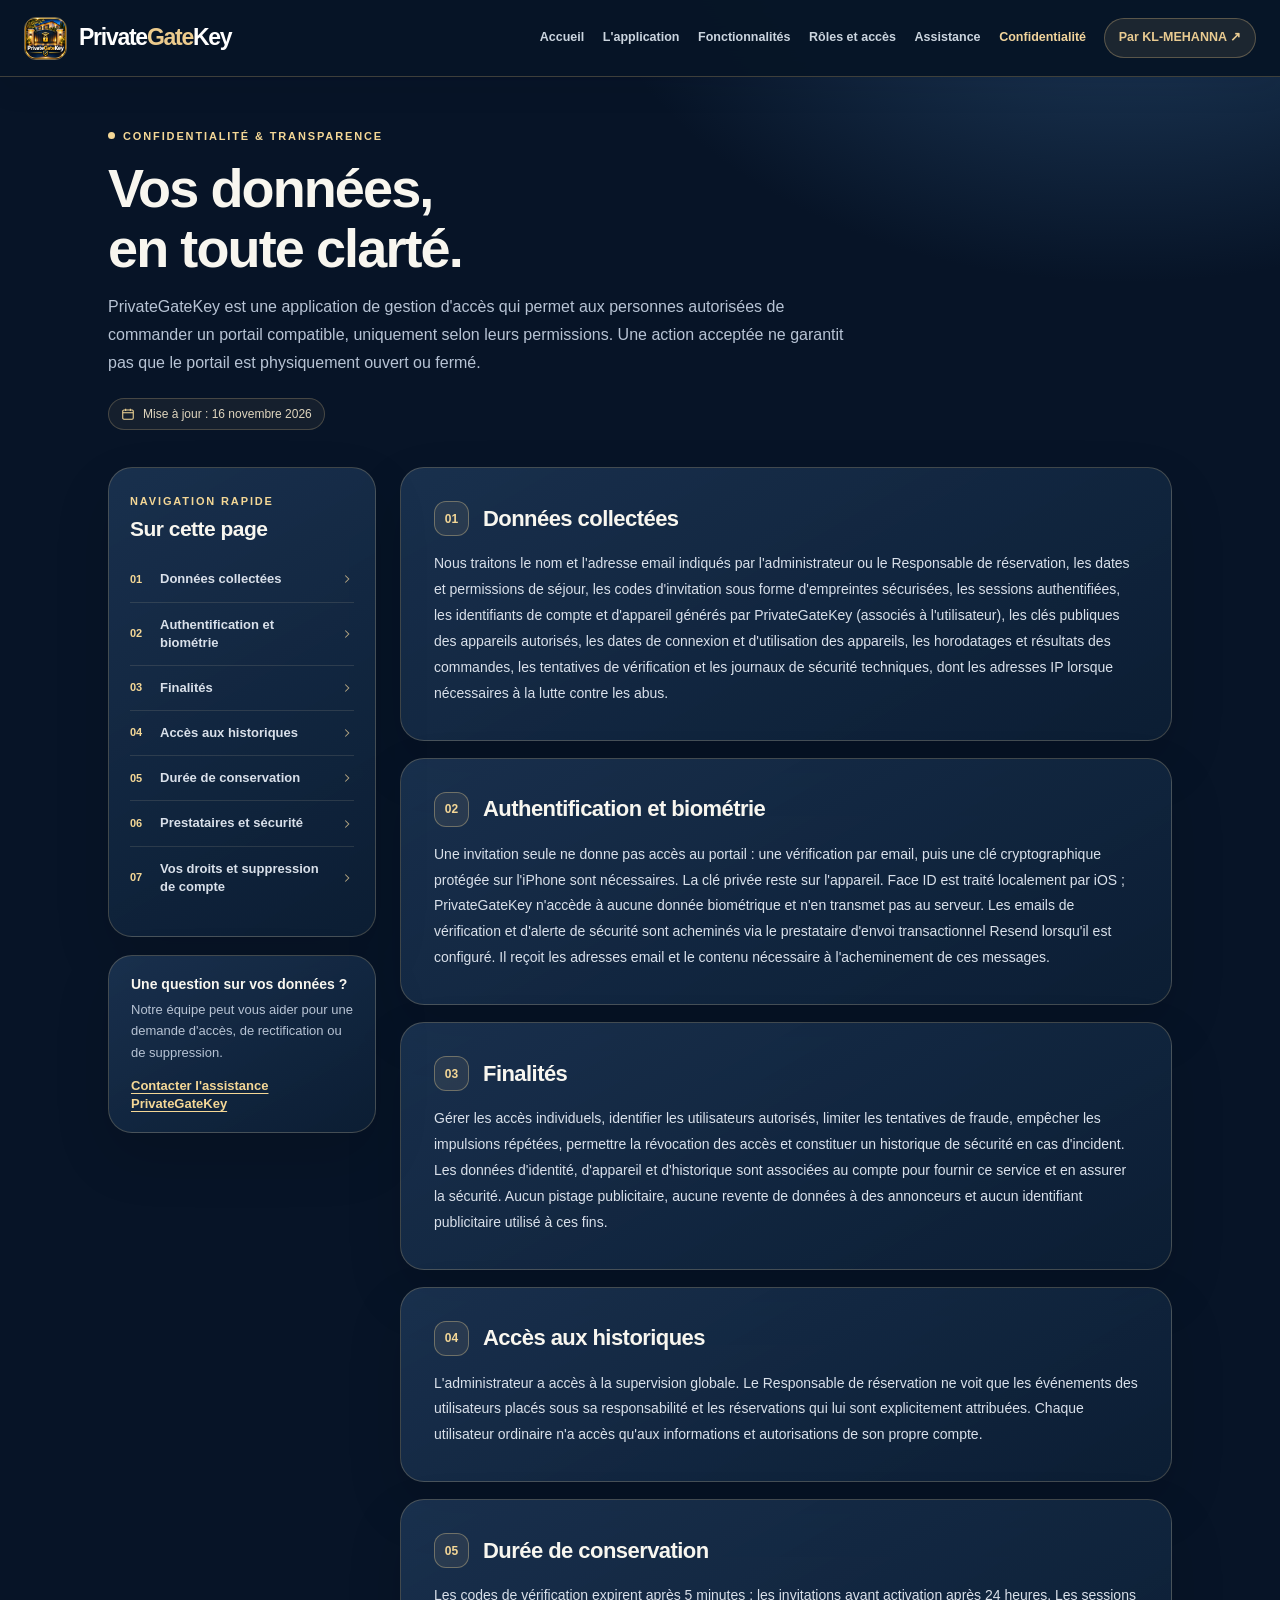
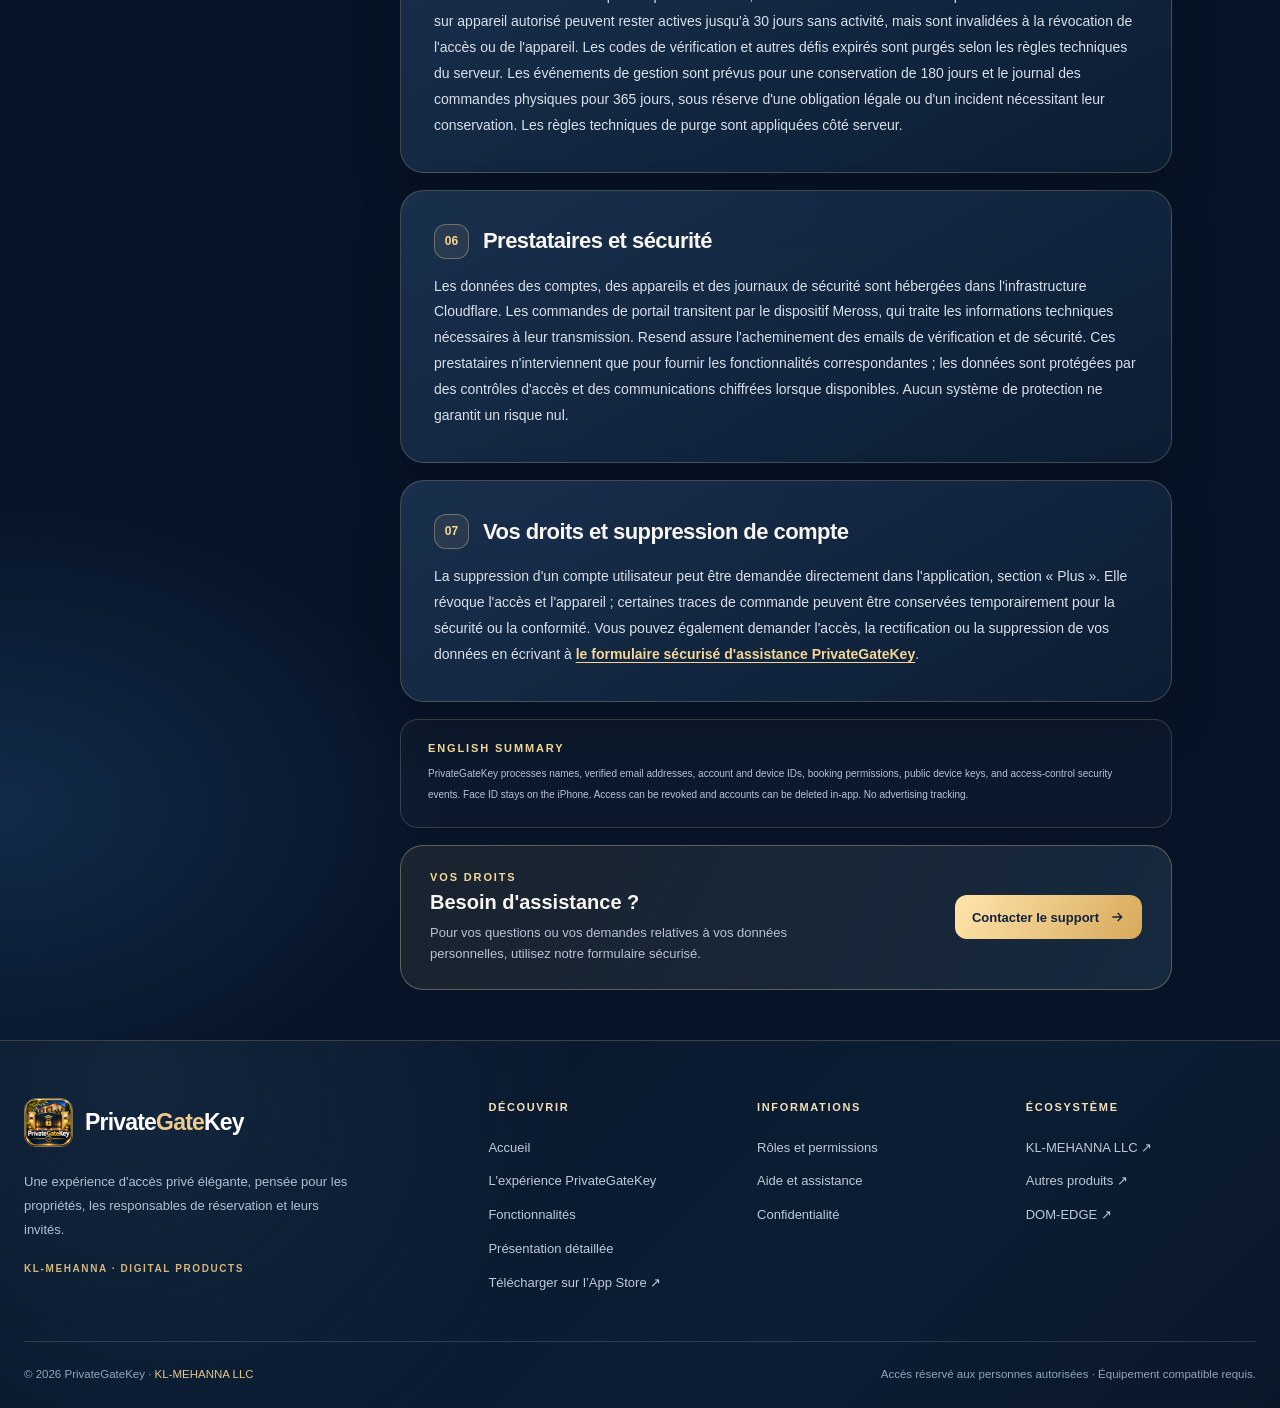
<file: privacy.html>
<!doctype html>
<html lang="fr">
<head>
<meta charset="utf-8">
<meta name="viewport" content="width=device-width,initial-scale=1">
<link rel="canonical" href="https://privategatekey.com/privacy.html">
<meta name="theme-color" content="#09172c">
<meta name="robots" content="index,follow">
<meta name="description" content="Politique de confidentialité PrivateGateKey : données personnelles, Face ID, sécurité des accès, conservation, prestataires et demandes de suppression de compte.">
<title>Confidentialité PrivateGateKey | KL-MEHANNA</title>
<style>
:root{color-scheme:dark;--bg:#071427;--surface:#10233d;--surface2:#142a46;--line:rgba(232,202,144,.23);--gold:#f4d796;--white:#f8f6ef;--muted:#b7c3d4;--soft:#d9e0ea}
*{box-sizing:border-box}
html{scroll-behavior:smooth}
body{margin:0;min-height:100vh;font-family:-apple-system,BlinkMacSystemFont,"Segoe UI",Inter,Arial,sans-serif;background:radial-gradient(ellipse 720px 490px at 88% -90px,#234366 0,transparent 76%),radial-gradient(ellipse 540px 380px at 0 80%,#112b49 0,transparent 82%),var(--bg);color:var(--white);-webkit-font-smoothing:antialiased}
a{color:var(--gold)}
a:hover{color:#ffe9b6}
:focus-visible{outline:3px solid #f6d58b;outline-offset:3px}
.wrapper{max-width:1120px;margin:auto;padding:0 28px}
.topbar{padding:25px 0 20px;border-bottom:1px solid rgba(220,212,192,.14)}
.topbar-inner{display:flex;align-items:center;justify-content:space-between;gap:22px}
.brand{display:inline-flex;align-items:center;gap:13px;color:var(--white);text-decoration:none;font-size:20px;font-weight:750;letter-spacing:.11em}
.brand-mark{width:36px;height:36px;display:grid;place-items:center;background:linear-gradient(140deg,#fae5ad,#ba8742);color:#142643;border-radius:11px}
.brand small{display:block;font-size:10px;letter-spacing:.22em;color:var(--muted);font-weight:600;margin-top:2px}
nav{display:flex;gap:23px;align-items:center;flex-wrap:wrap}
nav a{text-decoration:none;font-size:13px;font-weight:620;color:var(--soft)}
nav a[aria-current="page"]{color:var(--gold)}
.hero{padding:48px 0 37px}
.eyebrow{display:inline-flex;align-items:center;gap:8px;letter-spacing:.17em;text-transform:uppercase;color:var(--gold);font-size:11px;font-weight:760}
.eyebrow:before{content:"";width:7px;height:7px;background:var(--gold);border-radius:50%}
h1{font-size:clamp(35px,5vw,54px);letter-spacing:-.035em;font-weight:690;line-height:1.12;margin:15px 0 14px}
.hero p{max-width:740px;color:var(--muted);font-size:16px;line-height:1.75;margin:0}
.updated{display:inline-flex;gap:8px;align-items:center;border:1px solid var(--line);background:rgba(244,215,150,.06);border-radius:999px;padding:8px 12px;color:#dfd5be;font-size:12px;line-height:1.2;margin-top:21px}
.updated svg{color:var(--gold);flex-shrink:0}
.policy-layout{display:grid;grid-template-columns:minmax(0,268px) minmax(0,1fr);gap:24px;align-items:start;padding-bottom:50px}
.panel,.policy-card{border:1px solid var(--line);border-radius:24px;background:linear-gradient(150deg,rgba(30,56,88,.78),rgba(12,30,52,.95));box-shadow:0 24px 55px rgba(0,0,0,.13)}
.side{position:sticky;top:22px;min-width:0}
.toc{padding:27px 21px}
.kicker{font-size:11px;letter-spacing:.17em;font-weight:800;color:var(--gold);text-transform:uppercase}
.toc h2{font-size:21px;letter-spacing:-.025em;margin:10px 0 16px}
.toc-list{list-style:none;padding:0;margin:0}
.toc-list li+li{border-top:1px solid rgba(229,213,177,.13)}
.toc-list a{display:flex;align-items:center;gap:10px;padding:13px 0;text-decoration:none;font-size:13px;line-height:1.4;color:var(--soft);font-weight:590}
.toc-list a:hover{color:var(--gold)}
.toc-list a span{font-size:11px;font-weight:750;color:var(--gold);width:20px;flex-shrink:0}
.toc-list a svg{margin-left:auto;flex-shrink:0;color:#b6a783}
.toc-help{padding:20px 22px;margin-top:18px}
.toc-help strong{display:block;font-size:14px;color:var(--white);margin-bottom:7px}
.toc-help p{font-size:13px;line-height:1.65;color:var(--muted);margin:0 0 13px}
.toc-help a{font-size:13px;font-weight:730;text-decoration:underline;text-underline-offset:3px}
.articles{display:grid;gap:17px;min-width:0}
.policy-card{padding:clamp(23px,3vw,33px);scroll-margin-top:20px}
.section-head{display:flex;gap:14px;align-items:center;margin:0 0 15px}
.section-index{display:grid;place-items:center;flex:0 0 35px;height:35px;border:1px solid rgba(244,215,150,.35);border-radius:12px;background:rgba(244,215,150,.08);font-size:12px;font-weight:790;color:var(--gold)}
.policy-card h2{font-size:clamp(18px,2.4vw,22px);letter-spacing:-.025em;line-height:1.25;margin:0}
.policy-card p{font-size:14px;line-height:1.85;color:var(--soft);margin:0}
.policy-card p a{font-weight:700;text-underline-offset:3px}
.summary{padding:22px 27px;border:1px solid rgba(229,213,177,.19);border-radius:18px;background:rgba(255,255,255,.025)}
.summary .kicker{margin-bottom:9px}
.summary p{margin:0;color:var(--muted);font-size:12px;line-height:1.75}
.contact-panel{border:1px solid rgba(244,215,150,.32);border-radius:23px;background:linear-gradient(115deg,rgba(63,65,64,.35),rgba(30,53,75,.65));padding:25px 29px;display:flex;gap:24px;justify-content:space-between;align-items:center}
.contact-panel h2{font-size:20px;margin:8px 0;color:var(--white)}
.contact-panel p{color:var(--muted);line-height:1.65;font-size:13px;max-width:420px;margin:0}
.contact-button{flex-shrink:0;display:inline-flex;justify-content:center;align-items:center;gap:10px;padding:14px 17px;background:linear-gradient(120deg,#ffe5ac,#d8a95a);color:#10233d;text-decoration:none;border-radius:12px;font-weight:800;font-size:13px;white-space:nowrap}
.contact-button:hover{color:#10233d;filter:brightness(1.08)}
.footer{border-top:1px solid rgba(220,212,192,.13);padding:20px 0 30px}
.footer-inner{display:flex;gap:20px;justify-content:space-between;align-items:center;flex-wrap:wrap;color:#a7b5c8;font-size:12px}
.footer a{text-decoration:none}
@media(max-width:850px){.policy-layout{grid-template-columns:1fr}.side{position:static;display:grid;grid-template-columns:1fr;gap:0}.toc{padding:23px}.toc-list{display:grid;grid-template-columns:1fr 1fr;column-gap:22px}.toc-list li{border-top:1px solid rgba(229,213,177,.13)}.toc-help{display:none}.hero{padding-top:36px}}
@media(max-width:530px){.wrapper{padding:0 17px}.topbar{padding:18px 0}.topbar-inner{align-items:flex-start;gap:14px}.brand{font-size:17px;gap:9px}.brand-mark{width:32px;height:32px}nav{gap:12px;justify-content:flex-end}nav a{font-size:12px}.hero{padding:31px 0 25px}.hero p{font-size:14px}.policy-layout{gap:15px;padding-bottom:34px}.toc,.policy-card{border-radius:20px;padding:21px}.toc-list{grid-template-columns:1fr}.toc-list a{padding:11px 0}.articles{gap:15px}.policy-card p{font-size:13.5px;line-height:1.8}.contact-panel{padding:23px;display:flex;align-items:stretch;flex-direction:column;gap:17px}.contact-button{align-self:stretch}.summary{padding:20px}.footer{padding-bottom:25px}}
@media(prefers-reduced-motion:reduce){*{scroll-behavior:auto!important}}
</style>
<link rel="stylesheet" href="/assets/css/site-shell.css?v=20261116-1">
<script defer src="/assets/js/site-shell.js?v=20261116-1"></script>
</head>
<body>
<!-- PGK-SHARED-HEADER:START -->
<header class="pgk-shell-header">
  <div class="pgk-shell-container pgk-shell-header-inner">
    <a class="pgk-shell-logo" href="/" aria-label="PrivateGateKey — home"><img src="/assets/img/privategatekey-icon.png" width="43" height="43" alt=""><span>Private<span>Gate</span>Key</span></a>
    <nav class="pgk-shell-nav" id="pgk-shell-navigation" aria-label="PrivateGateKey" data-open="0">
      <a data-shell-link="home" href="/"><span class="pgk-shell-fr">Accueil</span><span class="pgk-shell-en">Home</span></a>
      <a data-shell-link="experience" href="/#screenshots"><span class="pgk-shell-fr">L'application</span><span class="pgk-shell-en">Experience</span></a>
      <a data-shell-link="features" href="/#features"><span class="pgk-shell-fr">Fonctionnalités</span><span class="pgk-shell-en">Features</span></a>
      <a data-shell-link="roles" href="/products/privategatekey/#roles"><span class="pgk-shell-fr">Rôles et accès</span><span class="pgk-shell-en">Access roles</span></a>
      <a data-shell-link="support" href="/support.html"><span class="pgk-shell-fr">Assistance</span><span class="pgk-shell-en">Support</span></a>
      <a data-shell-link="privacy" href="/privacy.html"><span class="pgk-shell-fr">Confidentialité</span><span class="pgk-shell-en">Privacy</span></a>
      <a class="pgk-shell-company" href="https://kl-mehanna.com/" target="_blank" rel="noopener noreferrer"><span class="pgk-shell-fr">Par KL-MEHANNA ↗</span><span class="pgk-shell-en">By KL-MEHANNA ↗</span></a>
    </nav>
    <button class="pgk-shell-menu" type="button" aria-controls="pgk-shell-navigation" aria-expanded="false" aria-label="Open navigation menu">
      <svg viewBox="0 0 24 24" width="22" height="22" fill="none" stroke="currentColor" stroke-width="1.8" stroke-linecap="round" aria-hidden="true"><path d="M4 7h16M4 12h16M4 17h16"/></svg>
    </button>
  </div>
</header>
<!-- PGK-SHARED-HEADER:END -->
<main class="wrapper">
 <section class="hero" aria-labelledby="privacy-title">
  <span class="eyebrow">Confidentialité & transparence</span>
  <h1 id="privacy-title">Vos données,<br>en toute clarté.</h1>
  <p>PrivateGateKey est une application de gestion d'accès qui permet aux personnes autorisées de commander un portail compatible, uniquement selon leurs permissions. Une action acceptée ne garantit pas que le portail est physiquement ouvert ou fermé.</p>
  <span class="updated"><svg aria-hidden="true" width="14" height="14" viewBox="0 0 24 24" fill="none" stroke="currentColor" stroke-width="1.8"><rect x="3" y="5" width="18" height="16" rx="2"/><path d="M16 3v4M8 3v4M3 10h18"/></svg>Mise à jour : 16 novembre 2026</span>
 </section>
 <div class="policy-layout">
  <aside class="side" aria-label="Navigation dans la politique de confidentialité">
   <section class="toc panel">
    <div class="kicker">Navigation rapide</div>
    <h2>Sur cette page</h2>
    <ol class="toc-list"><li><a href="#donnees"><span aria-hidden="true">01</span>Données collectées<svg aria-hidden="true" width="14" height="14" viewBox="0 0 24 24" fill="none" stroke="currentColor" stroke-width="1.8"><path d="m9 18 6-6-6-6"/></svg></a></li>
<li><a href="#authentification"><span aria-hidden="true">02</span>Authentification et biométrie<svg aria-hidden="true" width="14" height="14" viewBox="0 0 24 24" fill="none" stroke="currentColor" stroke-width="1.8"><path d="m9 18 6-6-6-6"/></svg></a></li>
<li><a href="#finalites"><span aria-hidden="true">03</span>Finalités<svg aria-hidden="true" width="14" height="14" viewBox="0 0 24 24" fill="none" stroke="currentColor" stroke-width="1.8"><path d="m9 18 6-6-6-6"/></svg></a></li>
<li><a href="#historique"><span aria-hidden="true">04</span>Accès aux historiques<svg aria-hidden="true" width="14" height="14" viewBox="0 0 24 24" fill="none" stroke="currentColor" stroke-width="1.8"><path d="m9 18 6-6-6-6"/></svg></a></li>
<li><a href="#conservation"><span aria-hidden="true">05</span>Durée de conservation<svg aria-hidden="true" width="14" height="14" viewBox="0 0 24 24" fill="none" stroke="currentColor" stroke-width="1.8"><path d="m9 18 6-6-6-6"/></svg></a></li>
<li><a href="#prestataires"><span aria-hidden="true">06</span>Prestataires et sécurité<svg aria-hidden="true" width="14" height="14" viewBox="0 0 24 24" fill="none" stroke="currentColor" stroke-width="1.8"><path d="m9 18 6-6-6-6"/></svg></a></li>
<li><a href="#droits"><span aria-hidden="true">07</span>Vos droits et suppression de compte<svg aria-hidden="true" width="14" height="14" viewBox="0 0 24 24" fill="none" stroke="currentColor" stroke-width="1.8"><path d="m9 18 6-6-6-6"/></svg></a></li></ol>
   </section>
   <section class="toc-help panel">
    <strong>Une question sur vos données&nbsp;?</strong>
    <p>Notre équipe peut vous aider pour une demande d'accès, de rectification ou de suppression.</p>
    <a href="support.html#contact-form">Contacter l'assistance PrivateGateKey</a>
   </section>
  </aside>
  <article class="articles" aria-label="Politique de confidentialité PrivateGateKey">
   <section class="policy-card" id="donnees" aria-labelledby="heading-donnees">
      <div class="section-head"><span class="section-index" aria-hidden="true">01</span><h2 id="heading-donnees">Données collectées</h2></div>
      <p>Nous traitons le nom et l'adresse email indiqués par l'administrateur ou le Responsable de réservation, les dates et permissions de séjour, les codes d'invitation sous forme d'empreintes sécurisées, les sessions authentifiées, les identifiants de compte et d'appareil générés par PrivateGateKey (associés à l'utilisateur), les clés publiques des appareils autorisés, les dates de connexion et d'utilisation des appareils, les horodatages et résultats des commandes, les tentatives de vérification et les journaux de sécurité techniques, dont les adresses IP lorsque nécessaires à la lutte contre les abus.</p>
     </section>
<section class="policy-card" id="authentification" aria-labelledby="heading-authentification">
      <div class="section-head"><span class="section-index" aria-hidden="true">02</span><h2 id="heading-authentification">Authentification et biométrie</h2></div>
      <p>Une invitation seule ne donne pas accès au portail : une vérification par email, puis une clé cryptographique protégée sur l'iPhone sont nécessaires. La clé privée reste sur l'appareil. Face ID est traité localement par iOS ; PrivateGateKey n'accède à aucune donnée biométrique et n'en transmet pas au serveur. Les emails de vérification et d'alerte de sécurité sont acheminés via le prestataire d'envoi transactionnel Resend lorsqu'il est configuré. Il reçoit les adresses email et le contenu nécessaire à l'acheminement de ces messages.</p>
     </section>
<section class="policy-card" id="finalites" aria-labelledby="heading-finalites">
      <div class="section-head"><span class="section-index" aria-hidden="true">03</span><h2 id="heading-finalites">Finalités</h2></div>
      <p>Gérer les accès individuels, identifier les utilisateurs autorisés, limiter les tentatives de fraude, empêcher les impulsions répétées, permettre la révocation des accès et constituer un historique de sécurité en cas d'incident. Les données d'identité, d'appareil et d'historique sont associées au compte pour fournir ce service et en assurer la sécurité. Aucun pistage publicitaire, aucune revente de données à des annonceurs et aucun identifiant publicitaire utilisé à ces fins.</p>
     </section>
<section class="policy-card" id="historique" aria-labelledby="heading-historique">
      <div class="section-head"><span class="section-index" aria-hidden="true">04</span><h2 id="heading-historique">Accès aux historiques</h2></div>
      <p>L'administrateur a accès à la supervision globale. Le Responsable de réservation ne voit que les événements des utilisateurs placés sous sa responsabilité et les réservations qui lui sont explicitement attribuées. Chaque utilisateur ordinaire n'a accès qu'aux informations et autorisations de son propre compte.</p>
     </section>
<section class="policy-card" id="conservation" aria-labelledby="heading-conservation">
      <div class="section-head"><span class="section-index" aria-hidden="true">05</span><h2 id="heading-conservation">Durée de conservation</h2></div>
      <p>Les codes de vérification expirent après 5 minutes ; les invitations avant activation après 24 heures. Les sessions sur appareil autorisé peuvent rester actives jusqu'à 30 jours sans activité, mais sont invalidées à la révocation de l'accès ou de l'appareil. Les codes de vérification et autres défis expirés sont purgés selon les règles techniques du serveur. Les événements de gestion sont prévus pour une conservation de 180 jours et le journal des commandes physiques pour 365 jours, sous réserve d'une obligation légale ou d'un incident nécessitant leur conservation. Les règles techniques de purge sont appliquées côté serveur.</p>
     </section>
<section class="policy-card" id="prestataires" aria-labelledby="heading-prestataires">
      <div class="section-head"><span class="section-index" aria-hidden="true">06</span><h2 id="heading-prestataires">Prestataires et sécurité</h2></div>
      <p>Les données des comptes, des appareils et des journaux de sécurité sont hébergées dans l'infrastructure Cloudflare. Les commandes de portail transitent par le dispositif Meross, qui traite les informations techniques nécessaires à leur transmission. Resend assure l'acheminement des emails de vérification et de sécurité. Ces prestataires n'interviennent que pour fournir les fonctionnalités correspondantes ; les données sont protégées par des contrôles d'accès et des communications chiffrées lorsque disponibles. Aucun système de protection ne garantit un risque nul.</p>
     </section>
<section class="policy-card" id="droits" aria-labelledby="heading-droits">
      <div class="section-head"><span class="section-index" aria-hidden="true">07</span><h2 id="heading-droits">Vos droits et suppression de compte</h2></div>
      <p>La suppression d'un compte utilisateur peut être demandée directement dans l'application, section « Plus ». Elle révoque l'accès et l'appareil ; certaines traces de commande peuvent être conservées temporairement pour la sécurité ou la conformité. Vous pouvez également demander l'accès, la rectification ou la suppression de vos données en écrivant à <a href="support.html#contact-form">le formulaire sécurisé d'assistance PrivateGateKey</a>.</p>
     </section>
   <section class="summary" lang="en" aria-label="English summary"><div class="kicker">English summary</div><p><small> PrivateGateKey processes names, verified email addresses, account and device IDs, booking permissions, public device keys, and access-control security events. Face ID stays on the iPhone. Access can be revoked and accounts can be deleted in-app. No advertising tracking.</small></p></section>
   <section class="contact-panel">
    <div><div class="kicker">Vos droits</div><h2>Besoin d'assistance&nbsp;?</h2><p>Pour vos questions ou vos demandes relatives à vos données personnelles, utilisez notre formulaire sécurisé.</p></div>
    <a class="contact-button" href="support.html#contact-form">Contacter le support
      <svg aria-hidden="true" width="16" height="16" viewBox="0 0 24 24" fill="none" stroke="currentColor" stroke-width="2"><path d="M5 12h14M13 6l6 6-6 6"/></svg>
    </a>
   </section>
  </article>
 </div>
</main>
<!-- PGK-SHARED-FOOTER:START -->
<footer class="pgk-shell-footer">
  <div class="pgk-shell-container">
    <div class="pgk-shell-footer-grid">
      <div class="pgk-shell-footer-about">
        <a class="pgk-shell-footer-brand" href="/"><img src="/assets/img/privategatekey-icon.png" width="49" height="49" loading="lazy" alt=""><strong>Private<span>Gate</span>Key</strong></a>
        <p><span class="pgk-shell-fr">Une expérience d'accès privé élégante, pensée pour les propriétés, les responsables de réservation et leurs invités.</span><span class="pgk-shell-en">Elegant private access technology for properties, booking managers and invited guests.</span></p>
        <span class="pgk-shell-footer-tag">KL-MEHANNA · DIGITAL PRODUCTS</span>
      </div>
      <div class="pgk-shell-footer-column">
        <h2><span class="pgk-shell-fr">Découvrir</span><span class="pgk-shell-en">Discover</span></h2>
        <a href="/"><span class="pgk-shell-fr">Accueil</span><span class="pgk-shell-en">Home</span></a>
        <a href="/#screenshots"><span class="pgk-shell-fr">L'expérience PrivateGateKey</span><span class="pgk-shell-en">PrivateGateKey experience</span></a>
        <a href="/#features"><span class="pgk-shell-fr">Fonctionnalités</span><span class="pgk-shell-en">Features</span></a>
        <a href="/products/privategatekey/"><span class="pgk-shell-fr">Présentation détaillée</span><span class="pgk-shell-en">Product overview</span></a>
        <a href="https://apps.apple.com/fr/app/privategatekey/id6835128588" target="_blank" rel="noopener noreferrer" aria-label="PrivateGateKey sur l'App Store"><span class="pgk-shell-fr">Télécharger sur l’App Store ↗</span><span class="pgk-shell-en">Download on the App Store ↗</span></a>
      </div>
      <div class="pgk-shell-footer-column">
        <h2><span class="pgk-shell-fr">Informations</span><span class="pgk-shell-en">Information</span></h2>
        <a href="/products/privategatekey/#roles"><span class="pgk-shell-fr">Rôles et permissions</span><span class="pgk-shell-en">Access roles</span></a>
        <a href="/support.html"><span class="pgk-shell-fr">Aide et assistance</span><span class="pgk-shell-en">Help and support</span></a>
        <a href="/privacy.html"><span class="pgk-shell-fr">Confidentialité</span><span class="pgk-shell-en">Privacy policy</span></a>
      </div>
      <div class="pgk-shell-footer-column">
        <h2><span class="pgk-shell-fr">Écosystème</span><span class="pgk-shell-en">Ecosystem</span></h2>
        <a href="https://kl-mehanna.com/" target="_blank" rel="noopener noreferrer">KL-MEHANNA LLC ↗</a>
        <a href="https://kl-mehanna.com/#products" target="_blank" rel="noopener noreferrer"><span class="pgk-shell-fr">Autres produits ↗</span><span class="pgk-shell-en">Other products ↗</span></a>
        <a href="https://dom-edge.com/" target="_blank" rel="noopener noreferrer">DOM-EDGE ↗</a>
      </div>
    </div>
    <div class="pgk-shell-footer-bottom">
      <span>© <span id="year">2026</span> PrivateGateKey · <a href="https://kl-mehanna.com/" target="_blank" rel="noopener noreferrer">KL-MEHANNA LLC</a></span>
      <span><span class="pgk-shell-fr">Accès réservé aux personnes autorisées · Équipement compatible requis.</span><span class="pgk-shell-en">Authorized access only · Compatible connected device required.</span></span>
    </div>
  </div>
</footer>
<!-- PGK-SHARED-FOOTER:END -->
</body>
</html>
</file>
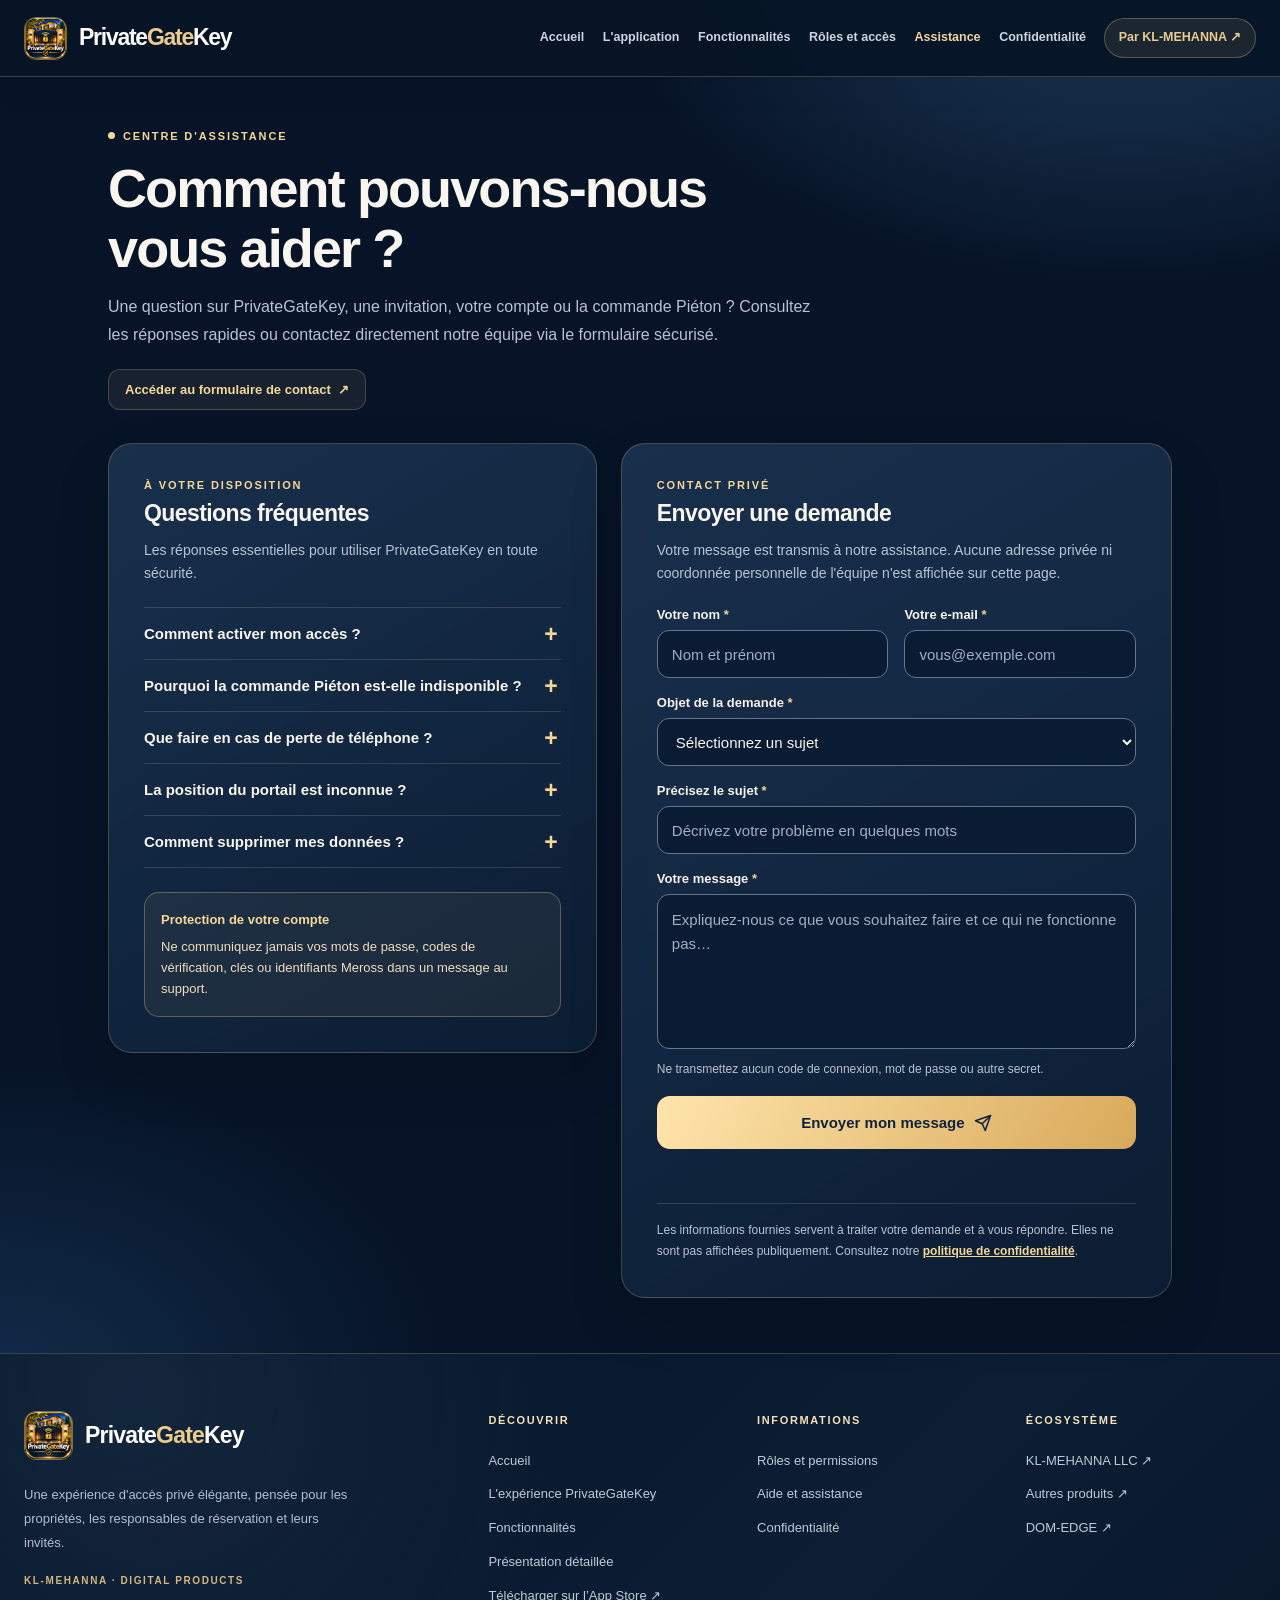
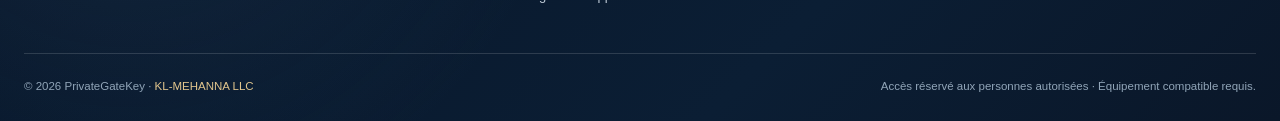
<file: support.html>
<!doctype html>
<html lang="fr">
<head>
<meta charset="utf-8">
<meta name="viewport" content="width=device-width, initial-scale=1">
<link rel="canonical" href="https://privategatekey.com/support.html">
<meta name="robots" content="index,follow">
<meta name="theme-color" content="#09172c">
<meta name="description" content="Assistance officielle PrivateGateKey : invitations, connexion, portail et demandes de confidentialité. Envoyez votre message via un formulaire sécurisé.">
<title>Assistance PrivateGateKey | KL-MEHANNA</title>
<style>
:root{color-scheme:dark;--bg:#071427;--surface:#10233d;--surface2:#142a46;--line:rgba(232,202,144,.23);--gold:#f4d796;--white:#f8f6ef;--muted:#b7c3d4;--soft:#d9e0ea;--error:#ffc8c8;--ok:#b8f0d4}
*{box-sizing:border-box}
html{scroll-behavior:smooth}
body{margin:0;min-height:100vh;font-family:-apple-system,BlinkMacSystemFont,"Segoe UI",Inter,Arial,sans-serif;background:radial-gradient(ellipse 720px 490px at 88% -90px,#234366 0,transparent 76%),radial-gradient(ellipse 540px 380px at 0 80%,#112b49 0,transparent 82%),var(--bg);color:var(--white);-webkit-font-smoothing:antialiased}
a{color:var(--gold)}
a:hover{color:#ffe9b6}
:focus-visible{outline:3px solid #f6d58b;outline-offset:3px}
.wrapper{max-width:1120px;margin:auto;padding:0 28px}
.topbar{padding:25px 0 20px;border-bottom:1px solid rgba(220,212,192,.14)}
.topbar-inner{display:flex;align-items:center;justify-content:space-between;gap:22px}
.brand{display:inline-flex;align-items:center;gap:13px;color:var(--white);text-decoration:none;font-size:20px;font-weight:750;letter-spacing:.11em}
.brand-mark{width:36px;height:36px;display:grid;place-items:center;background:linear-gradient(140deg,#fae5ad,#ba8742);color:#142643;border-radius:11px}
.brand small{display:block;font-size:10px;letter-spacing:.22em;color:var(--muted);font-weight:600;margin-top:2px}
nav{display:flex;gap:23px;align-items:center;flex-wrap:wrap}
nav a{text-decoration:none;font-size:13px;font-weight:620;color:var(--soft)}
nav a[aria-current="page"]{color:var(--gold)}
.hero{padding:48px 0 33px}
.eyebrow{display:inline-flex;align-items:center;gap:8px;letter-spacing:.17em;text-transform:uppercase;color:var(--gold);font-size:11px;font-weight:760}
.eyebrow:before{content:"";width:7px;height:7px;background:var(--gold);border-radius:50%}
h1{font-size:clamp(35px,5vw,54px);letter-spacing:-.035em;font-weight:690;line-height:1.12;margin:15px 0 14px}
.hero p{max-width:710px;color:var(--muted);font-size:16px;line-height:1.75;margin:0}
.hero-link{display:inline-flex;align-items:center;margin-top:20px;border:1px solid var(--line);border-radius:12px;color:var(--gold);font-size:13px;font-weight:720;text-decoration:none;padding:12px 16px;background:rgba(240,211,153,.07)}
.hero-link:hover{background:rgba(240,211,153,.13)}
.layout{display:grid;grid-template-columns:minmax(0,.94fr) minmax(0,1.06fr);gap:24px;align-items:start;padding-bottom:55px}
.panel{border:1px solid var(--line);border-radius:24px;background:linear-gradient(150deg,rgba(30,56,88,.78),rgba(12,30,52,.95));box-shadow:0 24px 55px rgba(0,0,0,.13);padding:clamp(22px,3vw,35px)}
.kicker{font-size:11px;letter-spacing:.17em;font-weight:800;color:var(--gold);text-transform:uppercase}
h2{font-size:23px;letter-spacing:-.025em;margin:9px 0 12px}
.intro{color:var(--muted);line-height:1.65;font-size:14px;margin:0 0 22px}
.topic{border-top:1px solid rgba(229,213,177,.16)}
.topic:last-of-type{border-bottom:1px solid rgba(229,213,177,.16)}
summary{cursor:pointer;padding:17px 22px 17px 0;font-size:15px;font-weight:650;list-style:none;position:relative}
summary::-webkit-details-marker{display:none}
summary:after{content:"+";position:absolute;right:3px;top:15px;color:var(--gold);font-size:23px;line-height:1}
details[open] summary:after{content:"−"}
details p{color:var(--muted);font-size:13.5px;line-height:1.7;margin:0 0 18px}
.caution{border:1px solid rgba(244,215,150,.3);background:rgba(244,215,150,.06);padding:16px;border-radius:15px;margin-top:24px;color:#edddbe;font-size:13px;line-height:1.65}
.caution strong{display:block;color:var(--gold);margin-bottom:5px}
form{display:grid;gap:17px}
.fields{display:grid;grid-template-columns:1fr 1fr;gap:16px}
.field{min-width:0}
label{display:block;margin:0 0 8px;color:#f4f2e9;font-size:13px;font-weight:660}
label .req{color:var(--gold)}
input,select,textarea{font:inherit;font-size:15px;color:var(--white);background:#0a1c34;border:1px solid #65748a;border-radius:12px;padding:13px 14px;width:100%;min-height:48px;transition:border-color .15s,box-shadow .15s}
input::placeholder,textarea::placeholder{color:#a2afc0}
input:focus,select:focus,textarea:focus{border-color:var(--gold);box-shadow:0 0 0 3px rgba(244,215,150,.14);outline:none}
select{cursor:pointer}
select option{background:#11263e;color:#fff}
textarea{min-height:155px;resize:vertical;line-height:1.6}
.helper{font-size:12px;line-height:1.6;color:var(--muted);margin-top:7px}
button{width:100%;border:0;border-radius:13px;background:linear-gradient(120deg,#ffe5ac,#d8a95a);color:#10233d;min-height:53px;padding:13px 18px;font-weight:780;font-size:15px;cursor:pointer;display:flex;align-items:center;justify-content:center;gap:9px}
button:hover:not(:disabled){filter:brightness(1.06)}
button:disabled{opacity:.62;cursor:wait}
.form-status{min-height:19px;font-size:13px;font-weight:600;line-height:1.6;margin:0}
.form-status[data-state="success"]{color:var(--ok)}
.form-status[data-state="error"]{color:var(--error)}
.trap{position:absolute;left:-10000px;width:1px;height:1px;overflow:hidden}
.disclaimer{border-top:1px solid rgba(229,213,177,.17);padding-top:16px;margin-top:1px;color:var(--muted);font-size:12px;line-height:1.75}
.disclaimer a{font-weight:650}
.footer{border-top:1px solid rgba(220,212,192,.13);padding:20px 0 30px}
.footer-inner{display:flex;gap:20px;justify-content:space-between;align-items:center;flex-wrap:wrap;color:#a7b5c8;font-size:12px}
.footer a{text-decoration:none}
@media(max-width:830px){.layout{grid-template-columns:1fr}.hero{padding-top:36px}.panel{padding:24px}}
@media(max-width:530px){.wrapper{padding:0 17px}.topbar{padding:18px 0}.topbar-inner{align-items:flex-start;gap:14px}.brand{font-size:17px;gap:9px}.brand-mark{width:32px;height:32px}nav{gap:12px;justify-content:flex-end}nav a{font-size:12px}.hero{padding:31px 0 25px}.hero p{font-size:14px}.layout{gap:17px;padding-bottom:35px}.panel{padding:21px;border-radius:20px}.fields{grid-template-columns:1fr;gap:17px}.footer{padding-bottom:25px}}
@media(prefers-reduced-motion:reduce){*{scroll-behavior:auto!important;transition:none!important}}
</style>
<link rel="stylesheet" href="/assets/css/site-shell.css?v=20261116-1">
<script defer src="/assets/js/site-shell.js?v=20261116-1"></script>
</head>
<body>
<!-- PGK-SHARED-HEADER:START -->
<header class="pgk-shell-header">
  <div class="pgk-shell-container pgk-shell-header-inner">
    <a class="pgk-shell-logo" href="/" aria-label="PrivateGateKey — home"><img src="/assets/img/privategatekey-icon.png" width="43" height="43" alt=""><span>Private<span>Gate</span>Key</span></a>
    <nav class="pgk-shell-nav" id="pgk-shell-navigation" aria-label="PrivateGateKey" data-open="0">
      <a data-shell-link="home" href="/"><span class="pgk-shell-fr">Accueil</span><span class="pgk-shell-en">Home</span></a>
      <a data-shell-link="experience" href="/#screenshots"><span class="pgk-shell-fr">L'application</span><span class="pgk-shell-en">Experience</span></a>
      <a data-shell-link="features" href="/#features"><span class="pgk-shell-fr">Fonctionnalités</span><span class="pgk-shell-en">Features</span></a>
      <a data-shell-link="roles" href="/products/privategatekey/#roles"><span class="pgk-shell-fr">Rôles et accès</span><span class="pgk-shell-en">Access roles</span></a>
      <a data-shell-link="support" href="/support.html"><span class="pgk-shell-fr">Assistance</span><span class="pgk-shell-en">Support</span></a>
      <a data-shell-link="privacy" href="/privacy.html"><span class="pgk-shell-fr">Confidentialité</span><span class="pgk-shell-en">Privacy</span></a>
      <a class="pgk-shell-company" href="https://kl-mehanna.com/" target="_blank" rel="noopener noreferrer"><span class="pgk-shell-fr">Par KL-MEHANNA ↗</span><span class="pgk-shell-en">By KL-MEHANNA ↗</span></a>
    </nav>
    <button class="pgk-shell-menu" type="button" aria-controls="pgk-shell-navigation" aria-expanded="false" aria-label="Open navigation menu">
      <svg viewBox="0 0 24 24" width="22" height="22" fill="none" stroke="currentColor" stroke-width="1.8" stroke-linecap="round" aria-hidden="true"><path d="M4 7h16M4 12h16M4 17h16"/></svg>
    </button>
  </div>
</header>
<!-- PGK-SHARED-HEADER:END -->
<main class="wrapper">
 <section class="hero">
  <span class="eyebrow">Centre d'assistance</span>
  <h1>Comment pouvons-nous<br>vous aider&nbsp;?</h1>
  <p>Une question sur PrivateGateKey, une invitation, votre compte ou la commande Piéton&nbsp;? Consultez les réponses rapides ou contactez directement notre équipe via le formulaire sécurisé.</p>
  <a class="hero-link" href="#contact-form">Accéder au formulaire de contact &nbsp;↗</a>
 </section>
 <div class="layout">
  <section class="panel" aria-labelledby="questions-title">
   <div class="kicker">À votre disposition</div>
   <h2 id="questions-title">Questions fréquentes</h2>
   <p class="intro">Les réponses essentielles pour utiliser PrivateGateKey en toute sécurité.</p>
   <details class="topic">
    <summary>Comment activer mon accès&nbsp;?</summary>
    <p>Un administrateur ou un responsable de réservation vous invite personnellement. Ouvrez l'application, saisissez votre code d'invitation et validez la vérification reçue par e-mail. L'iPhone est ensuite associé à votre compte. Ne partagez jamais vos codes.</p>
   </details>
   <details class="topic">
    <summary>Pourquoi la commande Piéton est-elle indisponible&nbsp;?</summary>
    <p>Vérifiez votre connexion, votre session et l'état Meross. L'accès peut être suspendu par un verrouillage de sécurité ou une révocation. Les responsables de réservation autorisés disposent de leur propre accès, tandis que les utilisateurs ordinaires ne peuvent pas commander le portail sans autorisation spécifique.</p>
   </details>
   <details class="topic">
    <summary>Que faire en cas de perte de téléphone&nbsp;?</summary>
    <p>Contactez votre administrateur ou responsable afin de révoquer l'ancien appareil et de réémettre une invitation. Une invitation ne remplace jamais la vérification d'identité et l'association d'un nouvel appareil.</p>
   </details>
   <details class="topic">
    <summary>La position du portail est inconnue&nbsp;?</summary>
    <p>Sans capteurs de position, PrivateGateKey ne peut pas confirmer l'ouverture ou la fermeture réelle. Une impulsion peut ouvrir, arrêter ou fermer le portail. Vérifiez toujours visuellement que le passage est libre et ne répétez pas une commande au résultat incertain.</p>
   </details>
   <details class="topic">
    <summary>Comment supprimer mes données&nbsp;?</summary>
    <p>Dans l'application iPhone, ouvrez «&nbsp;Plus&nbsp;» puis «&nbsp;Supprimer mon compte&nbsp;». Pour demander l'accès, la rectification ou la suppression de données, sélectionnez «&nbsp;Données personnelles&nbsp;» dans le formulaire.</p>
   </details>
   <aside class="caution"><strong>Protection de votre compte</strong>Ne communiquez jamais vos mots de passe, codes de vérification, clés ou identifiants Meross dans un message au support.</aside>
  </section>
  <section class="panel" id="contact-form" aria-labelledby="contact-title">
   <div class="kicker">Contact privé</div>
   <h2 id="contact-title">Envoyer une demande</h2>
   <p class="intro">Votre message est transmis à notre assistance. Aucune adresse privée ni coordonnée personnelle de l'équipe n'est affichée sur cette page.</p>
   <form id="privategatekey-support-form" autocomplete="on">
    <div class="fields">
     <div class="field"><label for="support-name">Votre nom <span class="req">*</span></label><input id="support-name" name="name" type="text" autocomplete="name" placeholder="Nom et prénom" maxlength="120" required></div>
     <div class="field"><label for="support-email">Votre e-mail <span class="req">*</span></label><input id="support-email" name="email" type="email" autocomplete="email" placeholder="vous@exemple.com" maxlength="254" required></div>
    </div>
    <div class="field">
     <label for="support-category">Objet de la demande <span class="req">*</span></label>
     <select id="support-category" name="category" required>
      <option value="" selected disabled>Sélectionnez un sujet</option>
      <option value="Accès et invitation">Accès et invitation</option>
      <option value="Commande du portail">Commande du portail</option>
      <option value="Compte et sécurité">Compte et sécurité</option>
      <option value="Données personnelles">Données personnelles / suppression</option>
      <option value="Autre demande">Autre demande</option>
     </select>
    </div>
    <div class="field"><label for="support-subject">Précisez le sujet <span class="req">*</span></label><input id="support-subject" name="subject" type="text" placeholder="Décrivez votre problème en quelques mots" maxlength="110" required></div>
    <div class="field"><label for="support-message">Votre message <span class="req">*</span></label><textarea id="support-message" name="message" placeholder="Expliquez-nous ce que vous souhaitez faire et ce qui ne fonctionne pas…" minlength="12" maxlength="6000" required></textarea><div class="helper">Ne transmettez aucun code de connexion, mot de passe ou autre secret.</div></div>
    <div class="trap" aria-hidden="true"><label for="support-website">Site internet</label><input id="support-website" name="website" type="text" tabindex="-1" autocomplete="off"></div>
    <button type="submit" id="submit-support"><span id="submit-label">Envoyer mon message</span><svg aria-hidden="true" width="18" height="18" viewBox="0 0 24 24" fill="none" stroke="currentColor" stroke-width="2" stroke-linecap="round" stroke-linejoin="round"><path d="m22 2-7 20-4-9-9-4Z"/><path d="M22 2 11 13"/></svg></button>
    <p id="form-status" class="form-status" role="status" aria-live="polite" aria-atomic="true"></p>
    <div class="disclaimer">Les informations fournies servent à traiter votre demande et à vous répondre. Elles ne sont pas affichées publiquement. Consultez notre <a href="/privacy.html">politique de confidentialité</a>.</div>
   </form>
  </section>
 </div>
</main>
<!-- PGK-SHARED-FOOTER:START -->
<footer class="pgk-shell-footer">
  <div class="pgk-shell-container">
    <div class="pgk-shell-footer-grid">
      <div class="pgk-shell-footer-about">
        <a class="pgk-shell-footer-brand" href="/"><img src="/assets/img/privategatekey-icon.png" width="49" height="49" loading="lazy" alt=""><strong>Private<span>Gate</span>Key</strong></a>
        <p><span class="pgk-shell-fr">Une expérience d'accès privé élégante, pensée pour les propriétés, les responsables de réservation et leurs invités.</span><span class="pgk-shell-en">Elegant private access technology for properties, booking managers and invited guests.</span></p>
        <span class="pgk-shell-footer-tag">KL-MEHANNA · DIGITAL PRODUCTS</span>
      </div>
      <div class="pgk-shell-footer-column">
        <h2><span class="pgk-shell-fr">Découvrir</span><span class="pgk-shell-en">Discover</span></h2>
        <a href="/"><span class="pgk-shell-fr">Accueil</span><span class="pgk-shell-en">Home</span></a>
        <a href="/#screenshots"><span class="pgk-shell-fr">L'expérience PrivateGateKey</span><span class="pgk-shell-en">PrivateGateKey experience</span></a>
        <a href="/#features"><span class="pgk-shell-fr">Fonctionnalités</span><span class="pgk-shell-en">Features</span></a>
        <a href="/products/privategatekey/"><span class="pgk-shell-fr">Présentation détaillée</span><span class="pgk-shell-en">Product overview</span></a>
        <a href="https://apps.apple.com/fr/app/privategatekey/id6835128588" target="_blank" rel="noopener noreferrer" aria-label="PrivateGateKey sur l'App Store"><span class="pgk-shell-fr">Télécharger sur l’App Store ↗</span><span class="pgk-shell-en">Download on the App Store ↗</span></a>
      </div>
      <div class="pgk-shell-footer-column">
        <h2><span class="pgk-shell-fr">Informations</span><span class="pgk-shell-en">Information</span></h2>
        <a href="/products/privategatekey/#roles"><span class="pgk-shell-fr">Rôles et permissions</span><span class="pgk-shell-en">Access roles</span></a>
        <a href="/support.html"><span class="pgk-shell-fr">Aide et assistance</span><span class="pgk-shell-en">Help and support</span></a>
        <a href="/privacy.html"><span class="pgk-shell-fr">Confidentialité</span><span class="pgk-shell-en">Privacy policy</span></a>
      </div>
      <div class="pgk-shell-footer-column">
        <h2><span class="pgk-shell-fr">Écosystème</span><span class="pgk-shell-en">Ecosystem</span></h2>
        <a href="https://kl-mehanna.com/" target="_blank" rel="noopener noreferrer">KL-MEHANNA LLC ↗</a>
        <a href="https://kl-mehanna.com/#products" target="_blank" rel="noopener noreferrer"><span class="pgk-shell-fr">Autres produits ↗</span><span class="pgk-shell-en">Other products ↗</span></a>
        <a href="https://dom-edge.com/" target="_blank" rel="noopener noreferrer">DOM-EDGE ↗</a>
      </div>
    </div>
    <div class="pgk-shell-footer-bottom">
      <span>© <span id="year">2026</span> PrivateGateKey · <a href="https://kl-mehanna.com/" target="_blank" rel="noopener noreferrer">KL-MEHANNA LLC</a></span>
      <span><span class="pgk-shell-fr">Accès réservé aux personnes autorisées · Équipement compatible requis.</span><span class="pgk-shell-en">Authorized access only · Compatible connected device required.</span></span>
    </div>
  </div>
</footer>
<!-- PGK-SHARED-FOOTER:END -->
<script>
(function(){
 'use strict';
 const form=document.getElementById('privategatekey-support-form');
 const button=document.getElementById('submit-support');
 const label=document.getElementById('submit-label');
 const status=document.getElementById('form-status');
 const endpoint='https://api.dom-edge-trading.com/kl-contact/api/contact';
 let sending=false;
 form.addEventListener('submit',async function(event){
  event.preventDefault();
  if(sending||!form.reportValidity())return;
  const data=new FormData(form);
  const category=String(data.get('category')||'').trim();
  const subject=String(data.get('subject')||'').trim();
  const payload={
   name:String(data.get('name')||'').trim(),
   email:String(data.get('email')||'').trim(),
   company:'',
   subject:'PrivateGateKey | '+category+' | '+subject,
   message:String(data.get('message')||'').trim(),
   website:String(data.get('website')||'').trim()
  };
  if(!category||!subject||!payload.name||!payload.email||payload.message.length<12)return;
  sending=true;
  button.disabled=true;
  label.textContent='Envoi en cours…';
  status.dataset.state='sending';
  status.textContent='Envoi sécurisé de votre demande…';
  const controller=new AbortController();
  const timer=setTimeout(function(){controller.abort()},18000);
  try{
   const response=await fetch(endpoint,{
    method:'POST',mode:'cors',credentials:'omit',cache:'no-store',
    headers:{'Content-Type':'application/json'},
    body:JSON.stringify(payload),
    signal:controller.signal
   });
   const result=await response.json().catch(function(){return {}});
   if(!response.ok||result.ok!==true){
    if(response.status===429)throw new Error('rate');
    throw new Error('failed');
   }
   form.reset();
   status.dataset.state='success';
   status.textContent='Votre demande a été envoyée. Merci, nous vous répondrons par e-mail.';
  }catch(error){
   status.dataset.state='error';
   status.textContent=error.message==='rate'
    ?'Trop de demandes ont été envoyées. Réessayez un peu plus tard.'
    :'Impossible d’envoyer le message pour le moment. Vérifiez votre connexion et réessayez.';
  }finally{
   clearTimeout(timer);
   sending=false;
   button.disabled=false;
   label.textContent='Envoyer mon message';
  }
 });
})();
</script>
</body>
</html>
</file>
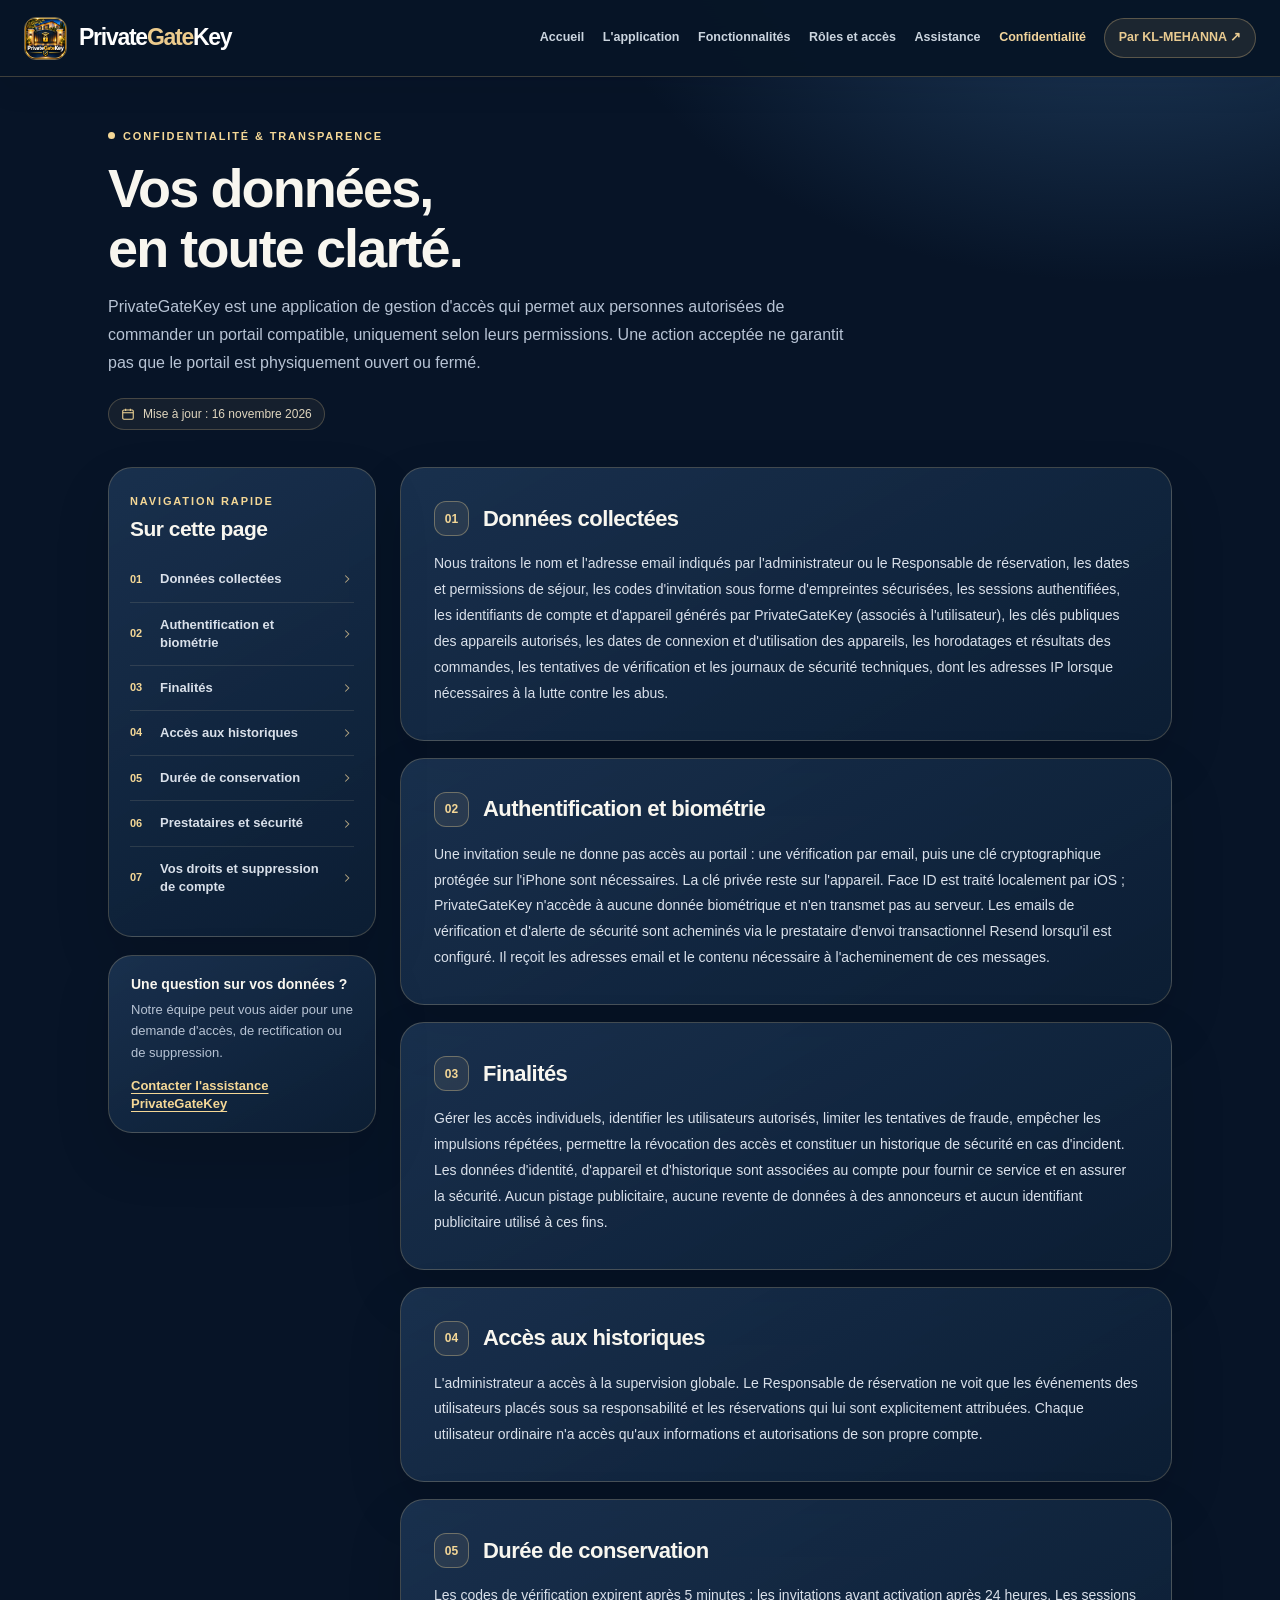
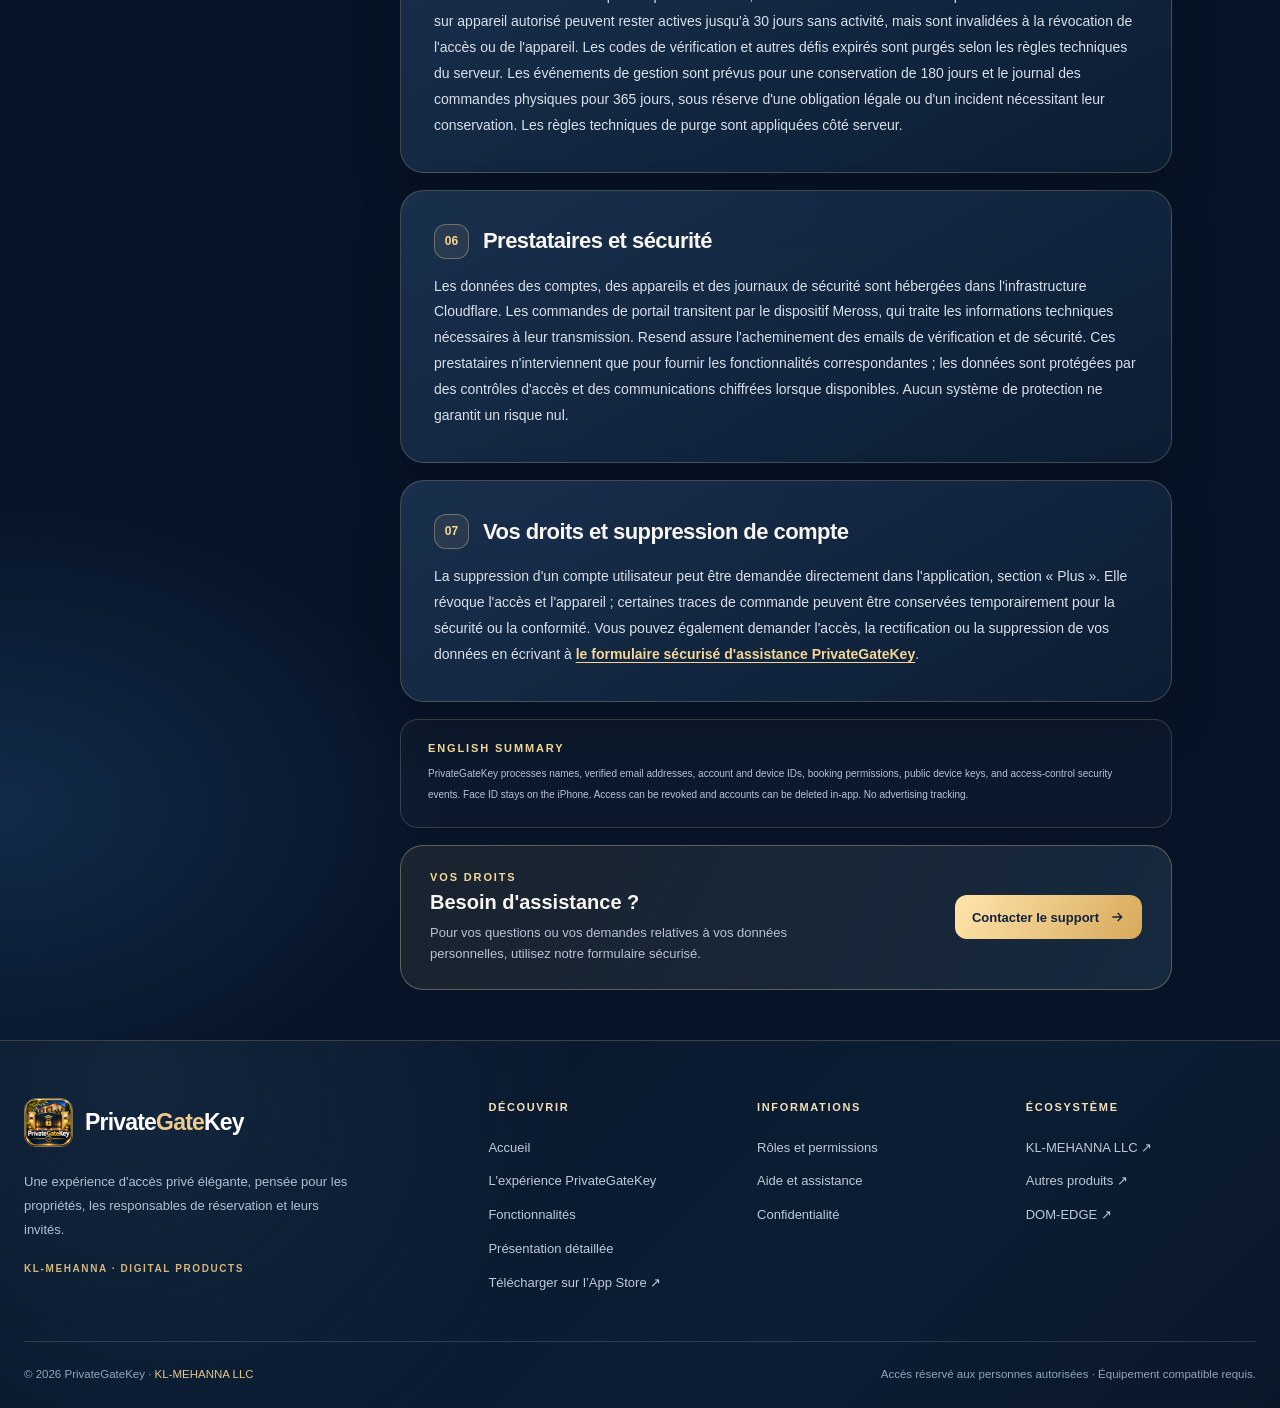
<file: gatekey/privacy.html>
<!doctype html><html lang="en"><head><meta charset="utf-8"><meta name="viewport" content="width=device-width,initial-scale=1"><meta name="robots" content="noindex,follow"><link rel="canonical" href="https://privategatekey.com/privacy.html"><meta http-equiv="refresh" content="0;url=/privacy.html"><script>location.replace("/privacy.html"+location.search+location.hash)</script><title>PrivateGateKey — Page moved</title></head><body><h1>PrivateGateKey</h1><a href="/privacy.html">Continue to PrivateGateKey</a></body></html>
</file>
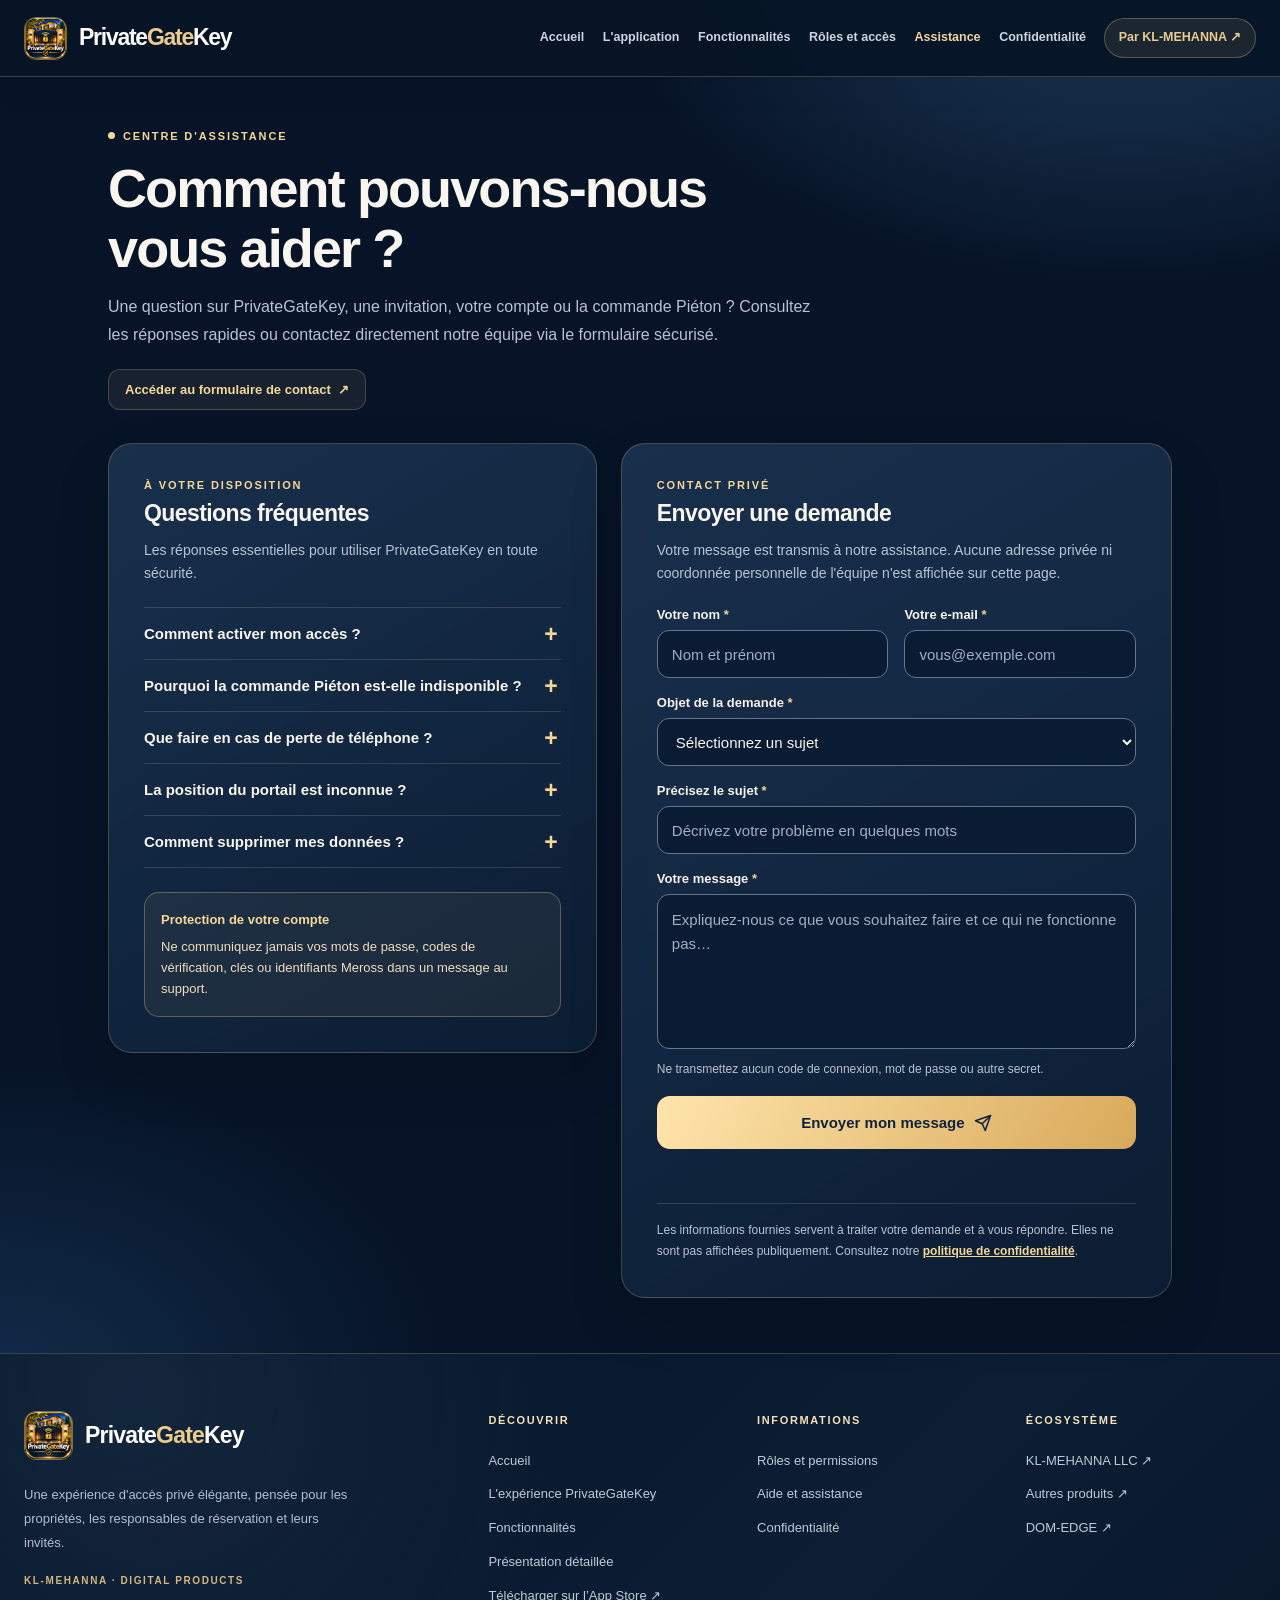
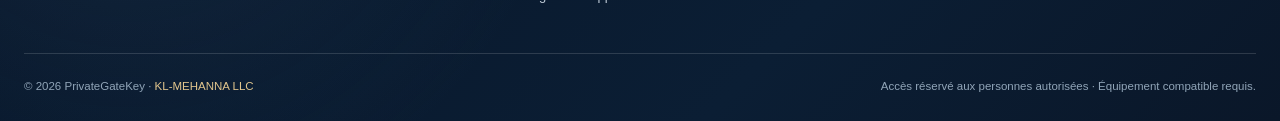
<file: gatekey/support.html>
<!doctype html><html lang="en"><head><meta charset="utf-8"><meta name="viewport" content="width=device-width,initial-scale=1"><meta name="robots" content="noindex,follow"><link rel="canonical" href="https://privategatekey.com/support.html"><meta http-equiv="refresh" content="0;url=/support.html"><script>location.replace("/support.html"+location.search+location.hash)</script><title>PrivateGateKey — Page moved</title></head><body><h1>PrivateGateKey</h1><a href="/support.html">Continue to PrivateGateKey</a></body></html>
</file>
<file: assets/css/site-shell.css>
/* One shared, responsive header and footer for every PrivateGateKey public page.
   Inspired by the KL-MEHANNA / DOM-EDGE product-family design. */
.pgk-shell-header,.pgk-shell-footer{box-sizing:border-box;font-family:Inter,-apple-system,BlinkMacSystemFont,"Segoe UI",Arial,sans-serif}
.pgk-shell-header *,.pgk-shell-footer *{box-sizing:border-box}
.pgk-shell-container{width:min(calc(100% - 48px),1240px);margin-inline:auto}
.pgk-shell-header{position:sticky;top:0;z-index:1000;color:#fff;background:rgba(7,21,39,.97);border-bottom:1px solid rgba(223,187,119,.26);box-shadow:0 10px 32px rgba(5,17,31,.08);backdrop-filter:blur(18px);-webkit-backdrop-filter:blur(18px)}
.pgk-shell-header-inner{display:flex;align-items:center;min-height:76px;gap:24px}
.pgk-shell-logo{display:inline-flex;flex:0 0 auto;align-items:center;gap:12px;text-decoration:none!important;color:#fff!important;white-space:nowrap;font-size:23px;line-height:1.1;font-weight:800;letter-spacing:-.055em}
.pgk-shell-logo img,.pgk-shell-footer-brand img{display:block;flex:0 0 auto;border:1px solid rgba(225,185,114,.5);border-radius:12px;object-fit:cover}
.pgk-shell-logo>span>span,.pgk-shell-footer-brand strong>span{color:#eccb8d}
.pgk-shell-nav{display:flex;align-items:center;justify-content:flex-end;gap:clamp(10px,1.3vw,21px);margin-left:auto;min-width:0;flex-wrap:nowrap}
.pgk-shell-nav>a{display:inline-flex;align-items:center;white-space:nowrap;font-size:12.5px;font-weight:650;line-height:1.4;text-decoration:none!important;color:#cbd5df!important;padding:11px 1px;border-radius:8px;transition:color .15s}
.pgk-shell-nav>a:hover,.pgk-shell-nav>a[aria-current="page"]{color:#f1d49c!important}
.pgk-shell-nav>.pgk-shell-company{border:1px solid rgba(234,198,136,.3);border-radius:999px;background:rgba(237,201,140,.095);padding:10px 14px;color:#e9cb91!important;font-weight:750}
.pgk-shell-nav>.pgk-shell-company:hover{border-color:rgba(234,198,136,.7);background:rgba(237,201,140,.18)}
.pgk-shell-menu{display:none;align-items:center;justify-content:center;margin-left:auto;border:1px solid rgba(236,203,145,.45);border-radius:11px;background:#192b41;color:#edd098;min-width:44px;min-height:42px;cursor:pointer}
.pgk-shell-header a:focus-visible,.pgk-shell-header button:focus-visible,.pgk-shell-footer a:focus-visible{outline:3px solid #f3dba5;outline-offset:4px}
html[lang="fr"] .pgk-shell-en{display:none!important}
html[lang="en"] .pgk-shell-fr{display:none!important}
html:not([lang="fr"]):not([lang="en"]) .pgk-shell-fr{display:none!important}
.pgk-shell-footer{color:#d7e0ea;background:radial-gradient(circle at 10% 10%,rgba(39,67,95,.35),transparent 37%),linear-gradient(135deg,#071528,#0b1e34 65%,#0a1729);border-top:1px solid rgba(222,185,119,.24);padding:57px 0 25px}
.pgk-shell-footer-grid{display:grid;grid-template-columns:minmax(245px,1.85fr) repeat(3,minmax(130px,1fr));gap:clamp(22px,3vw,46px)}
.pgk-shell-footer-brand{display:inline-flex;align-items:center;gap:12px;color:#fff!important;text-decoration:none!important}
.pgk-shell-footer-brand strong{font-size:23px;line-height:1.1;letter-spacing:-.035em}
.pgk-shell-footer-about>p{max-width:330px;margin:19px 0 15px;font-size:13px;line-height:1.85;color:#aebfd0!important}
.pgk-shell-footer-tag{color:#d4b67f;font-size:10px;letter-spacing:.16em;font-weight:800}
.pgk-shell-footer-column{display:flex;flex-direction:column;align-items:flex-start;gap:13px}
.pgk-shell-footer-column h2{font-family:Inter,-apple-system,BlinkMacSystemFont,"Segoe UI",Arial,sans-serif!important;color:#f6e0b8!important;font-size:11px!important;font-weight:800!important;letter-spacing:.15em!important;line-height:1.2!important;text-transform:uppercase;margin:3px 0 10px!important}
.pgk-shell-footer-column a{display:inline-block;text-decoration:none!important;color:#becad6!important;font-size:13px!important;line-height:1.6}
.pgk-shell-footer-column a:hover{color:#f2d59d!important}
.pgk-shell-footer-bottom{display:flex;align-items:center;justify-content:space-between;gap:18px;padding-top:23px;margin-top:47px;border-top:1px solid rgba(255,255,255,.14);font-size:11.5px;line-height:1.6;color:#91a5b8}
.pgk-shell-footer-bottom a{color:#e1c58d!important;text-decoration:none!important}
@media(max-width:1160px){.pgk-shell-nav{gap:11px}.pgk-shell-nav>a{font-size:12px}.pgk-shell-logo{font-size:20px}}
@media(max-width:1040px){.pgk-shell-menu{display:inline-flex}.pgk-shell-nav{display:none;position:absolute;top:100%;left:0;right:0;z-index:10;margin:0;padding:19px max(24px,calc((100vw - 1240px)/2)) 24px;background:#0c2038;border-top:1px solid rgba(234,198,136,.12);border-bottom:1px solid rgba(234,198,136,.35);box-shadow:0 20px 35px rgba(4,13,27,.35);flex-direction:column;align-items:stretch;gap:4px}.pgk-shell-nav[data-open="1"]{display:flex}.pgk-shell-nav>a{font-size:15px;line-height:1.6;padding:11px 12px;white-space:normal}.pgk-shell-nav>a:hover,.pgk-shell-nav>a[aria-current="page"]{background:rgba(234,198,136,.085)}.pgk-shell-nav>.pgk-shell-company{margin-top:10px;align-self:flex-start;padding:11px 15px}.pgk-shell-header-inner{min-height:70px}.pgk-shell-footer-grid{grid-template-columns:repeat(3,minmax(0,1fr));gap:36px}.pgk-shell-footer-about{grid-column:1/-1}.pgk-shell-footer-about>p{max-width:550px;margin:12px 0}}
@media(max-width:600px){.pgk-shell-container{width:calc(100% - 36px)}.pgk-shell-header-inner{min-height:68px}.pgk-shell-logo{font-size:21px;gap:10px}.pgk-shell-logo img{width:39px;height:39px}.pgk-shell-nav{padding-inline:18px}.pgk-shell-footer{padding:41px 0 23px}.pgk-shell-footer-grid{grid-template-columns:1fr 1fr;gap:29px 20px}.pgk-shell-footer-about{grid-column:1/-1}.pgk-shell-footer-column h2{margin-bottom:4px!important}.pgk-shell-footer-bottom{flex-direction:column;align-items:flex-start;gap:8px;margin-top:35px}.pgk-shell-footer-column a{font-size:12px!important}}
@media(max-width:350px){.pgk-shell-footer-grid{grid-template-columns:1fr}}
@media(prefers-reduced-motion:reduce){.pgk-shell-nav>a{transition:none}}
</file>
<file: assets/css/site.css>
:root{
--ink:#0f1720;--muted:#5e6a78;--bg:#f4f6f8;--paper:#fff;--line:#dfe5ea;--navy:#0e2740;--blue:#1769ff;--orange:#f59e0b;--mint:#23b89a;--shadow:0 24px 60px rgba(21,40,60,.10);--max:1240px;--r:26px
}
*{box-sizing:border-box}html{scroll-behavior:smooth}body{margin:0;font-family:Inter,ui-sans-serif,system-ui,-apple-system,BlinkMacSystemFont,"Segoe UI",sans-serif;background:var(--bg);color:var(--ink);line-height:1.55}a{color:inherit;text-decoration:none}img{display:block;max-width:100%}.container{width:min(calc(100% - 40px),var(--max));margin:auto}.nav{position:sticky;top:0;z-index:60;background:rgba(244,246,248,.86);backdrop-filter:blur(18px);border-bottom:1px solid rgba(15,23,32,.07)}.nav-inner{height:76px;display:flex;align-items:center;gap:28px}.brand{display:flex;align-items:center;gap:12px;font-weight:900;letter-spacing:-.02em}.mark{width:36px;height:36px;border-radius:11px;background:linear-gradient(135deg,var(--navy),#173d61);position:relative;box-shadow:0 9px 22px rgba(14,39,64,.18)}.mark:before{content:"K";position:absolute;left:8px;top:5px;color:#fff;font-weight:900;font-size:19px}.mark:after{content:"M";position:absolute;right:4px;bottom:2px;color:var(--orange);font-weight:900;font-size:10px}.nav-links{margin-left:auto;display:flex;align-items:center;gap:22px}.nav-links a{font-size:14px;color:#3c4856}.nav-links a:hover{color:var(--ink)}.pill{padding:10px 14px;border-radius:999px;border:1px solid #cad3dc;background:rgba(255,255,255,.7)}.menu{display:none;margin-left:auto;border:0;background:none;font-size:25px}.hero{padding:96px 0 76px;overflow:hidden}.hero-grid{display:grid;grid-template-columns:1.05fr .95fr;gap:66px;align-items:center}.kicker{display:inline-flex;align-items:center;gap:8px;font-size:12px;font-weight:850;letter-spacing:.16em;text-transform:uppercase;color:#657486}.dot{width:8px;height:8px;border-radius:99px;background:var(--orange)}h1{font-size:clamp(52px,6.5vw,82px);line-height:.99;letter-spacing:-.052em;margin:18px 0 22px}.hero p{font-size:20px;color:var(--muted);max-width:690px}.actions{display:flex;gap:12px;flex-wrap:wrap;margin-top:28px}.btn{min-height:48px;padding:0 20px;border-radius:14px;display:inline-flex;align-items:center;justify-content:center;font-weight:800;border:1px solid #cad3dc;background:#fff}.btn-primary{background:var(--ink);color:#fff;border-color:var(--ink);box-shadow:0 12px 30px rgba(15,23,32,.18)}.btn-accent{background:var(--orange);border-color:var(--orange);color:#1d1504}.hero-visual{position:relative;min-height:520px}.stack-card{position:absolute;border-radius:28px;box-shadow:var(--shadow);border:1px solid rgba(255,255,255,.8);background:#fff;overflow:hidden}.stack-card.code{inset:38px 62px 60px 30px;background:linear-gradient(155deg,#102a44,#0d1722);color:#d8eaff;padding:26px}.code-lines{font-family:ui-monospace,SFMono-Regular,Menlo,monospace;font-size:13px;line-height:1.8;opacity:.9}.stack-card.mini{width:240px;right:0;top:0;padding:22px}.stack-card.mini b{font-size:26px}.stack-card.product{width:270px;right:12px;bottom:0;background:#08121f;padding:10px}.stack-card.product img{border-radius:20px}.orb{position:absolute;width:320px;height:320px;border-radius:50%;filter:blur(80px);background:rgba(23,105,255,.16);left:20%;top:20%}section{padding:86px 0}.section-head{max-width:820px;margin-bottom:36px}.section-head h2{font-size:clamp(36px,4.5vw,58px);line-height:1.04;letter-spacing:-.04em;margin:10px 0 16px}.section-head p{color:var(--muted);font-size:18px}.grid-3{display:grid;grid-template-columns:repeat(3,1fr);gap:20px}.grid-2{display:grid;grid-template-columns:1fr 1fr;gap:22px}.card{background:var(--paper);border:1px solid var(--line);border-radius:var(--r);padding:28px;box-shadow:0 14px 40px rgba(21,40,60,.05)}.card h3{font-size:24px;letter-spacing:-.025em;margin:16px 0 8px}.card p{color:var(--muted)}.icon{width:48px;height:48px;border-radius:15px;display:grid;place-items:center;background:#edf3ff;color:var(--blue);font-weight:900}.tag{display:inline-flex;padding:7px 10px;border-radius:999px;background:#eef3f6;color:#536272;font-size:11px;font-weight:850;letter-spacing:.08em;text-transform:uppercase}.dark{background:var(--ink);color:#fff}.dark .section-head p{color:#aeb9c5}.dark .card{background:#151f29;border-color:#263442;box-shadow:none}.dark .card p{color:#acb7c1}.dark .tag{background:#22303e;color:#c9d5df}.showcase{display:grid;grid-template-columns:.95fr 1.05fr;gap:50px;align-items:center}.showcase.reverse{grid-template-columns:1.05fr .95fr}.showcase.reverse .visual{order:1}.showcase.reverse .copy{order:2}.copy h3{font-size:42px;line-height:1.06;letter-spacing:-.035em;margin:12px 0}.copy p{font-size:18px;color:var(--muted)}.visual{border-radius:30px;overflow:hidden;box-shadow:var(--shadow);border:1px solid var(--line);background:#fff;padding:10px}.visual img{border-radius:21px}.feature-list{display:grid;grid-template-columns:1fr 1fr;gap:10px;margin-top:20px}.feature{border:1px solid var(--line);background:#fff;padding:12px 14px;border-radius:14px;font-size:14px}.partner{display:grid;grid-template-columns:1fr .9fr;gap:28px;align-items:stretch}.partner-main{padding:42px;border-radius:32px;background:linear-gradient(145deg,#fff,#f6f9fb);border:1px solid var(--line)}.partner-logo{font-size:34px;font-weight:900;letter-spacing:-.04em}.partner-logo span{color:var(--blue)}.partner-side{border-radius:32px;padding:34px;background:#0f1720;color:#fff}.partner-side p{color:#b8c1ca}.industries{display:grid;grid-template-columns:repeat(4,1fr);gap:18px}.industry{min-height:230px;border-radius:24px;padding:24px;border:1px solid var(--line);background:#fff;display:flex;flex-direction:column}.industry strong{font-size:23px;letter-spacing:-.025em}.industry p{color:var(--muted);font-size:14px}.industry .n{margin-top:auto;font-size:12px;font-weight:900;color:#98a3ae;letter-spacing:.12em}.process{display:grid;grid-template-columns:repeat(4,1fr);gap:16px}.step{padding:24px;border-top:3px solid var(--ink);background:#fff;border-radius:0 0 18px 18px}.step b{font-size:12px;letter-spacing:.15em;color:#8a96a2}.step h4{font-size:20px;margin:12px 0 6px}.step p{color:var(--muted);font-size:14px}.cta{border-radius:34px;padding:50px;background:linear-gradient(120deg,#0f1720,#112f4e);color:#fff;display:flex;justify-content:space-between;align-items:center;gap:32px}.cta h3{font-size:40px;line-height:1.05;letter-spacing:-.035em;margin:0}.cta p{color:#c3ced8}.footer{padding:48px 0 28px;border-top:1px solid var(--line);background:#fff}.footer-grid{display:grid;grid-template-columns:1.5fr repeat(3,1fr);gap:28px}.footer a{display:block;color:#667483;font-size:14px;margin:8px 0}.footer h5{margin:0 0 10px}.footer-note{margin-top:30px;padding-top:18px;border-top:1px solid var(--line);font-size:12px;color:#8995a0}.page-hero{padding:78px 0 42px}.page-hero h1{font-size:clamp(44px,5.8vw,72px)}.legal{max-width:900px}.legal h2{margin-top:34px}.legal p,.legal li{color:var(--muted)}.quote{font-size:22px;line-height:1.4;padding-left:22px;border-left:3px solid var(--orange);color:#27313c}.mini-note{font-size:13px;color:#7f8b96}.metric-grid{display:grid;grid-template-columns:repeat(3,1fr);gap:14px}.metric{padding:22px;border-radius:20px;background:#f7f9fb;border:1px solid var(--line)}.metric b{display:block;font-size:26px}.metric span{color:var(--muted);font-size:13px}
@media(max-width:980px){.nav-links{display:none}.menu{display:block}.hero-grid,.showcase,.showcase.reverse,.partner{grid-template-columns:1fr}.showcase.reverse .visual,.showcase.reverse .copy{order:initial}.grid-3{grid-template-columns:1fr 1fr}.industries{grid-template-columns:1fr 1fr}.process{grid-template-columns:1fr 1fr}.hero-visual{min-height:470px}.cta{flex-direction:column;align-items:flex-start}.footer-grid{grid-template-columns:1fr 1fr}}
@media(max-width:640px){.container{width:min(calc(100% - 24px),var(--max))}.hero{padding:62px 0 54px}.hero h1{font-size:49px}.hero p{font-size:17px}.hero-visual{min-height:420px}.stack-card.code{inset:36px 28px 55px 0}.stack-card.mini{width:205px}.stack-card.product{width:210px}.grid-3,.grid-2,.industries,.process,.footer-grid,.metric-grid{grid-template-columns:1fr}.feature-list{grid-template-columns:1fr}.copy h3{font-size:34px}.partner-main,.partner-side,.cta{padding:28px}section{padding:64px 0}.nav-inner{height:68px}}
@media(prefers-reduced-motion:reduce){html{scroll-behavior:auto}*{transition:none!important;animation:none!important}}

.language-switcher{position:relative;margin-left:auto}
.language-current,.language-menu button{font:inherit}
.language-current{display:flex;align-items:center;gap:8px;min-height:40px;padding:8px 12px;border:1px solid #cad3dc;border-radius:999px;background:rgba(255,255,255,.86);color:#27313c;font-size:13px;font-weight:800;cursor:pointer}
.lang-flag{font-size:18px;line-height:1}.lang-chevron{font-size:13px;color:#7a8794;margin-left:2px}
.language-menu{display:none;position:absolute;right:0;top:48px;min-width:180px;padding:8px;background:#fff;border:1px solid var(--line);border-radius:16px;box-shadow:0 18px 50px rgba(21,40,60,.16);z-index:90}
.language-switcher[data-open="1"] .language-menu{display:grid;gap:4px}
.language-menu button{display:flex;align-items:center;gap:10px;width:100%;padding:10px 12px;border:0;border-radius:11px;background:transparent;color:#33404d;font-size:14px;text-align:left;cursor:pointer}
.language-menu button:hover,.language-menu button[aria-selected="true"]{background:#f2f5f8;color:#0f1720}
html[dir="rtl"] body{text-align:right}
html[dir="rtl"] .nav-inner,html[dir="rtl"] .actions,html[dir="rtl"] .partner,html[dir="rtl"] .showcase,html[dir="rtl"] .footer-grid{direction:rtl}
html[dir="rtl"] .brand,html[dir="rtl"] .language-current,html[dir="rtl"] .language-menu button{direction:rtl}
html[dir="rtl"] .nav-links{margin-left:0;margin-right:auto}
html[dir="rtl"] .language-menu{right:auto;left:0}
html[dir="rtl"] .quote{padding-left:0;padding-right:22px;border-left:0;border-right:3px solid var(--orange)}
@media(max-width:980px){.language-switcher{margin-left:auto}.nav-links+.language-switcher{margin-left:auto}html[dir="rtl"] .language-switcher{margin-right:auto;margin-left:0}}
@media(max-width:640px){.language-current span:nth-child(2){display:none}.language-current{padding:8px 10px}.language-menu{min-width:165px}}

.lang-flag{width:22px;height:15px;display:inline-flex;align-items:center;justify-content:center;overflow:hidden;border-radius:3px;box-shadow:0 0 0 1px rgba(15,23,32,.12);flex:0 0 auto}
.lang-flag svg{width:100%;height:100%;display:block}


.contact-section{background:linear-gradient(180deg,#f4f6f8,#edf2f6)}
.contact-grid{display:grid;grid-template-columns:.9fr 1.1fr;gap:26px;align-items:stretch}
.contact-card,.contact-form{background:#fff;border:1px solid var(--line);border-radius:28px;padding:30px;box-shadow:0 16px 44px rgba(21,40,60,.06)}
.contact-card h3{font-size:30px;line-height:1.08;letter-spacing:-.03em;margin:14px 0 24px}
.contact-list{display:grid;gap:14px}
.contact-list>div{padding:14px 0;border-bottom:1px solid #edf1f4}
.contact-list>div:last-child{border-bottom:0}
.contact-list span{display:block;color:#85919d;font-size:12px;font-weight:850;letter-spacing:.1em;text-transform:uppercase;margin-bottom:5px}
.contact-list strong,.contact-list a{font-size:16px;color:#1a2734}
.contact-list a:hover{color:var(--blue)}
.contact-form{display:grid;gap:16px}
.form-row{display:grid;grid-template-columns:1fr 1fr;gap:14px}
.contact-form label{display:grid;gap:7px;font-size:13px;font-weight:800;color:#536272}
.contact-form input,.contact-form textarea{width:100%;border:1px solid #d7dfe6;background:#f9fbfc;border-radius:14px;padding:13px 14px;font:inherit;color:var(--ink);outline:none;transition:border-color .15s,box-shadow .15s}
.contact-form textarea{resize:vertical;min-height:150px}
.contact-form input:focus,.contact-form textarea:focus{border-color:#8eb4ff;box-shadow:0 0 0 4px rgba(23,105,255,.08)}
.contact-form .btn{justify-self:start;border:0;cursor:pointer}
.footer-contact-meta{margin-top:16px;padding-top:14px;border-top:1px solid var(--line)}
.footer-contact-meta a,.footer-contact-meta span{display:block;color:#667483;font-size:13px;margin:5px 0}
html[dir="rtl"] .contact-grid,html[dir="rtl"] .form-row{direction:rtl}
@media(max-width:980px){.contact-grid{grid-template-columns:1fr}}
@media(max-width:640px){.form-row{grid-template-columns:1fr}.contact-card,.contact-form{padding:22px}}

.registration-block strong{display:block;max-width:420px;line-height:1.45;margin-bottom:10px}
.registration-block .license-badge{display:inline-flex!important;align-items:center;width:auto!important;margin-top:2px;padding:7px 10px;border-radius:999px;background:#eaf5ff;color:#315c81;font-weight:800;font-size:13px;line-height:1.2}


/* ===== KL-MEHANNA 2026 COLOR SYSTEM ===== */
:root{
  --blue:#1f78ff;
  --cyan:#19b9ff;
  --purple:#7b5cff;
  --violet:#9b5cff;
  --orange:#ff9d23;
  --mint:#20c9a6;
  --rose:#ff5c8a;
  --navy:#0b2745;
  --ink:#0e1825;
  --muted:#657486;
  --bg:#f5f8fc;
  --line:#dbe5ef;
  --brand-gradient:linear-gradient(135deg,#1769ff 0%,#19b9ff 36%,#7b5cff 72%,#ff8a3d 100%);
  --soft-gradient:linear-gradient(135deg,rgba(23,105,255,.10),rgba(25,185,255,.08) 35%,rgba(123,92,255,.09) 70%,rgba(255,157,35,.08));
}

/* Global atmosphere */
body{
  background:
    radial-gradient(circle at 8% 2%,rgba(25,185,255,.10),transparent 28%),
    radial-gradient(circle at 94% 12%,rgba(123,92,255,.10),transparent 30%),
    radial-gradient(circle at 52% 96%,rgba(255,157,35,.08),transparent 34%),
    var(--bg);
}
.nav{
  background:rgba(247,250,253,.84);
  border-bottom:1px solid rgba(23,105,255,.10);
  box-shadow:0 8px 30px rgba(16,45,78,.05);
}
.mark{
  background:linear-gradient(145deg,#0d2f50,#1769ff 62%,#19b9ff);
  box-shadow:0 10px 28px rgba(23,105,255,.22);
}
.mark:after{color:#ffb23d}
.nav-links a{transition:color .16s,transform .16s}
.nav-links a:hover{color:var(--blue);transform:translateY(-1px)}
.pill{
  border-color:rgba(23,105,255,.24);
  background:linear-gradient(135deg,rgba(255,255,255,.95),rgba(235,245,255,.95));
  box-shadow:0 8px 24px rgba(23,105,255,.08);
}

/* Hero / page headers */
.hero{
  position:relative;
  background:
    radial-gradient(circle at 82% 24%,rgba(25,185,255,.16),transparent 28%),
    radial-gradient(circle at 68% 72%,rgba(123,92,255,.12),transparent 30%),
    linear-gradient(180deg,rgba(255,255,255,.45),rgba(245,248,252,.2));
}
.hero:before,.page-hero:before{
  content:"";
  position:absolute;
  inset:0 auto auto 0;
  width:100%;
  height:5px;
  background:var(--brand-gradient);
}
.hero h1,.page-hero h1{
  color:#0d1825;
}
.hero h1{
  background:linear-gradient(110deg,#0d1825 0%,#0d1825 48%,#1769ff 72%,#7b5cff 100%);
  -webkit-background-clip:text;
  background-clip:text;
  color:transparent;
}
.page-hero{
  position:relative;
  overflow:hidden;
  background:
    radial-gradient(circle at 88% 20%,rgba(25,185,255,.16),transparent 30%),
    radial-gradient(circle at 12% 100%,rgba(123,92,255,.12),transparent 32%),
    linear-gradient(135deg,#f9fcff,#f3f7ff 52%,#fff8ef);
}
.kicker{color:#56708d}
.kicker .dot,.dot{
  background:linear-gradient(135deg,var(--orange),#ffbf47);
  box-shadow:0 0 0 5px rgba(255,157,35,.10);
}

/* Buttons */
.btn{
  transition:transform .16s,box-shadow .16s,border-color .16s;
}
.btn:hover{transform:translateY(-2px);box-shadow:0 12px 28px rgba(31,70,110,.12)}
.btn-primary{
  background:linear-gradient(135deg,#102c49,#1769ff);
  border-color:transparent;
  box-shadow:0 12px 30px rgba(23,105,255,.22);
}
.btn-accent{
  background:linear-gradient(135deg,#ffb02f,#ff8a3d);
  border-color:transparent;
  color:#231604;
  box-shadow:0 10px 26px rgba(255,157,35,.20);
}

/* Alternating sections across every page */
main>section:nth-of-type(odd):not(.dark):not(.contact-section):not([class*="privategatekey-"]){
  background:linear-gradient(180deg,rgba(255,255,255,.44),rgba(241,247,253,.72));
}
main>section:nth-of-type(even):not(.dark):not(.contact-section):not([class*="privategatekey-"]){
  background:
    radial-gradient(circle at 10% 10%,rgba(32,201,166,.06),transparent 26%),
    radial-gradient(circle at 90% 80%,rgba(123,92,255,.07),transparent 28%),
    rgba(249,251,254,.80);
}
.dark{
  background:
    radial-gradient(circle at 85% 15%,rgba(25,185,255,.18),transparent 28%),
    radial-gradient(circle at 15% 90%,rgba(123,92,255,.18),transparent 30%),
    linear-gradient(135deg,#0d1825,#0c2741 55%,#15213b);
}

/* Section headings */
.section-head h2{
  color:#102036;
}
.section-head h2:after{
  content:"";
  display:block;
  width:84px;
  height:5px;
  border-radius:999px;
  margin-top:16px;
  background:var(--brand-gradient);
}
.dark .section-head h2{color:#fff}
.dark .section-head h2:after{background:linear-gradient(90deg,#19b9ff,#7b5cff,#ff9d23)}

/* Generic cards */
.card{
  position:relative;
  overflow:hidden;
  border-color:rgba(38,91,142,.13);
  box-shadow:0 18px 45px rgba(26,64,101,.07);
  transition:transform .18s,box-shadow .18s,border-color .18s;
}
.card:before{
  content:"";
  position:absolute;
  left:0;right:0;top:0;
  height:5px;
  background:linear-gradient(90deg,#1769ff,#19b9ff);
}
.card:nth-child(2):before{background:linear-gradient(90deg,#7b5cff,#b25cff)}
.card:nth-child(3):before{background:linear-gradient(90deg,#20c9a6,#19b9ff)}
.card:nth-child(4):before{background:linear-gradient(90deg,#ff9d23,#ff6b45)}
.card:nth-child(5):before{background:linear-gradient(90deg,#ff5c8a,#7b5cff)}
.card:nth-child(6):before{background:linear-gradient(90deg,#19b9ff,#20c9a6)}
.card:hover{transform:translateY(-5px);box-shadow:0 24px 55px rgba(23,75,125,.12);border-color:rgba(23,105,255,.22)}
.icon{
  background:linear-gradient(135deg,#edf4ff,#e7f8ff);
  color:#1769ff;
  box-shadow:inset 0 0 0 1px rgba(23,105,255,.08);
}
.card:nth-child(2) .icon{background:#f1edff;color:#7454ee}
.card:nth-child(3) .icon{background:#e8fbf6;color:#149b81}
.card:nth-child(4) .icon{background:#fff4df;color:#dd7d00}
.card:nth-child(5) .icon{background:#fff0f5;color:#e54779}
.card:nth-child(6) .icon{background:#ebfaff;color:#139bcf}

/* Tags and feature chips */
.tag{
  background:linear-gradient(135deg,#edf4ff,#eff9ff);
  color:#34658e;
  border:1px solid rgba(23,105,255,.08);
}
.feature{
  position:relative;
  overflow:hidden;
  border-color:rgba(23,105,255,.12);
  box-shadow:0 8px 22px rgba(26,64,101,.04);
}
.feature:before{
  content:"";
  width:7px;height:7px;border-radius:50%;
  background:linear-gradient(135deg,#19b9ff,#7b5cff);
  display:inline-block;margin-right:9px;
}

/* Showcases */
.showcase .visual{
  border-color:rgba(23,105,255,.18);
  box-shadow:0 26px 65px rgba(14,54,94,.14);
}
.showcase .copy h3{color:#102036}
.dark .showcase .copy h3{color:#fff}
.partner-main{
  background:
    radial-gradient(circle at 100% 0,rgba(25,185,255,.11),transparent 35%),
    linear-gradient(145deg,#fff,#f4f9ff);
  border-color:rgba(23,105,255,.15);
  box-shadow:0 20px 45px rgba(26,64,101,.07);
}
.partner-side{
  background:
    radial-gradient(circle at 90% 15%,rgba(123,92,255,.30),transparent 35%),
    linear-gradient(145deg,#0f1720,#123352);
}
.partner-logo span{
  background:linear-gradient(90deg,#1769ff,#7b5cff);
  -webkit-background-clip:text;
  color:transparent;
}

/* Industry cards */
.industry{
  position:relative;
  overflow:hidden;
  border-color:rgba(38,91,142,.13);
  box-shadow:0 15px 38px rgba(26,64,101,.06);
  transition:transform .18s,box-shadow .18s;
}
.industry:before{content:"";position:absolute;left:0;right:0;top:0;height:5px;background:#1769ff}
.industry:nth-child(2):before{background:#7b5cff}
.industry:nth-child(3):before{background:#20c9a6}
.industry:nth-child(4):before{background:#ff9d23}
.industry:hover{transform:translateY(-4px);box-shadow:0 22px 50px rgba(26,64,101,.10)}
.industry:nth-child(1) .tag{background:#eaf3ff;color:#1769ff}
.industry:nth-child(2) .tag{background:#f0edff;color:#6d52e5}
.industry:nth-child(3) .tag{background:#e8fbf6;color:#118c75}
.industry:nth-child(4) .tag{background:#fff3df;color:#ce7600}

/* Process */
.step{
  border-top:0;
  position:relative;
  overflow:hidden;
  box-shadow:0 14px 34px rgba(26,64,101,.05);
}
.step:before{content:"";position:absolute;left:0;right:0;top:0;height:4px;background:#1769ff}
.step:nth-child(2):before{background:#7b5cff}
.step:nth-child(3):before{background:#20c9a6}
.step:nth-child(4):before{background:#ff9d23}
.step:nth-child(1) b{color:#1769ff}
.step:nth-child(2) b{color:#6d52e5}
.step:nth-child(3) b{color:#11977f}
.step:nth-child(4) b{color:#d97b00}

/* Metrics */
.metric{
  border-color:rgba(23,105,255,.11);
  background:linear-gradient(145deg,#fbfdff,#eef6ff);
}
.metric:nth-child(2){background:linear-gradient(145deg,#fcfbff,#f0edff)}
.metric:nth-child(3){background:linear-gradient(145deg,#fbfffd,#eafbf6)}
.metric b{color:#153b61}

/* Contact */
.contact-section{
  background:
    radial-gradient(circle at 8% 12%,rgba(25,185,255,.13),transparent 28%),
    radial-gradient(circle at 92% 78%,rgba(123,92,255,.12),transparent 31%),
    linear-gradient(180deg,#f3f8fd,#eef4fb);
}
.contact-card,.contact-form{
  border-color:rgba(23,105,255,.14);
  box-shadow:0 22px 55px rgba(19,68,112,.10);
}
.contact-card{
  background:
    linear-gradient(#fff,#fff) padding-box,
    var(--brand-gradient) border-box;
  border:2px solid transparent;
}
.contact-form{
  background:
    radial-gradient(circle at 100% 0,rgba(123,92,255,.06),transparent 32%),
    #fff;
}
.contact-card h3{
  color:#102036;
}
.contact-list>div{
  border-bottom-color:#e5edf5;
  padding:16px 14px;
  border-radius:14px;
  transition:background .16s;
}
.contact-list>div:hover{background:#f6faff}
.contact-list>div:nth-child(1){background:linear-gradient(135deg,#f1f7ff,#f7f3ff)}
.contact-list>div:nth-child(2){background:linear-gradient(135deg,#f8fbff,#eef8ff)}
.contact-list>div:nth-child(3){background:linear-gradient(135deg,#f7fffc,#ebfbf5)}
.contact-list>div:nth-child(4){background:linear-gradient(135deg,#fffaf2,#fff4e6)}
.contact-list>div:nth-child(5){background:linear-gradient(135deg,#f7f5ff,#f2f0ff)}
.contact-list span{color:#66809a}
.contact-list a{display:block;margin-top:5px}
.contact-list div:last-child a{color:#315f9c}
.registration-block .license-badge{
  background:linear-gradient(135deg,#e7f3ff,#eee9ff);
  color:#315c81;
  border:1px solid rgba(23,105,255,.10);
}
.contact-form input,.contact-form textarea{
  background:#fbfdff;
  border-color:#d9e5ef;
}
.contact-form input:focus,.contact-form textarea:focus{
  border-color:#5d9cff;
  box-shadow:0 0 0 4px rgba(23,105,255,.10);
}

/* Legal content */
.legal{
  background:rgba(255,255,255,.88);
  border:1px solid rgba(23,105,255,.10);
  border-radius:28px;
  padding:34px;
  box-shadow:0 18px 45px rgba(26,64,101,.06);
}
.legal h2{color:#173f68}
.legal h2:before{
  content:"";
  display:inline-block;
  width:8px;height:8px;border-radius:50%;
  background:linear-gradient(135deg,#19b9ff,#7b5cff);
  margin-right:10px;
}

/* Unified footer */
.footer{
  color:#dce9f6;
  border-top:0;
  background:
    radial-gradient(circle at 12% 10%,rgba(25,185,255,.16),transparent 28%),
    radial-gradient(circle at 88% 90%,rgba(123,92,255,.17),transparent 32%),
    linear-gradient(135deg,#0b1724,#0e2943 55%,#121d35);
}
.footer .brand{color:#fff}
.footer .footer-desc{color:#aebed0!important}
.footer h5{color:#fff}
.footer a{color:#b9cbe0;transition:color .16s,transform .16s}
.footer a:hover{color:#69caff;transform:translateX(2px)}
.footer-contact-meta{border-top-color:rgba(255,255,255,.12)}
.footer-contact-meta a,.footer-contact-meta span{color:#aebed0}
.footer-note{border-top-color:rgba(255,255,255,.10);color:#8298ad}
.footer .mark{box-shadow:0 9px 25px rgba(25,185,255,.18)}

/* Language switcher */
.language-current{
  border-color:rgba(23,105,255,.18);
  box-shadow:0 8px 20px rgba(23,105,255,.06);
}
.language-menu{
  border-color:rgba(23,105,255,.12);
  box-shadow:0 22px 50px rgba(18,54,90,.16);
}
.language-menu button:hover,.language-menu button[aria-selected="true"]{
  background:linear-gradient(135deg,#edf5ff,#f3efff);
  color:#174b7c;
}

/* RTL polish */
html[dir="rtl"] .feature:before{margin-right:0;margin-left:9px}
html[dir="rtl"] .legal h2:before{margin-right:0;margin-left:10px}

/* Mobile */
@media(max-width:640px){
  .hero h1{
    background:linear-gradient(120deg,#0d1825 0%,#1769ff 72%,#7b5cff 100%);
    -webkit-background-clip:text;background-clip:text;color:transparent;
  }
  .legal{padding:22px}
}


/* Footer brand alignment fix */
.footer .brand{
  display:inline-flex;
  align-items:center;
  gap:12px;
  margin:0;
  color:#fff;
}
.footer .brand .mark{
  display:block;
  flex:0 0 36px;
  width:36px;
  height:36px;
}
.footer .brand:hover{transform:none}


/* ===== Live site version popup ===== */
.site-update-popup{position:fixed;left:50%;bottom:22px;transform:translateX(-50%);z-index:99999;width:min(94vw,720px);animation:siteUpdateIn .28s ease-out}
.site-update-card{display:grid;grid-template-columns:auto 1fr auto;gap:16px;align-items:center;padding:18px;border-radius:22px;border:1px solid rgba(255,255,255,.18);background:linear-gradient(135deg,rgba(10,25,42,.98),rgba(15,54,88,.98));color:#fff;box-shadow:0 24px 70px rgba(3,18,34,.34);backdrop-filter:blur(18px);-webkit-backdrop-filter:blur(18px)}
.site-update-icon{width:46px;height:46px;border-radius:15px;display:grid;place-items:center;font-size:28px;font-weight:800;background:linear-gradient(135deg,#1769ff,#19b9ff 55%,#7b5cff);box-shadow:0 10px 25px rgba(23,105,255,.3)}
.site-update-copy{min-width:0}.site-update-label{font-size:11px;font-weight:850;letter-spacing:.12em;text-transform:uppercase;color:#78d3ff;margin-bottom:4px}
.site-update-copy strong{display:block;font-size:17px;line-height:1.2;color:#fff;margin-bottom:4px}
.site-update-copy p{margin:0;color:#c8d6e6;font-size:13px;line-height:1.45}
.site-update-refresh{border:0;border-radius:14px;padding:12px 16px;white-space:nowrap;cursor:pointer;font:inherit;font-size:13px;font-weight:850;color:#0b1d2e;background:linear-gradient(135deg,#fff,#dff4ff);box-shadow:0 8px 22px rgba(0,0,0,.16);transition:transform .16s,box-shadow .16s}
.site-update-refresh:hover{transform:translateY(-1px);box-shadow:0 11px 26px rgba(0,0,0,.2)}
html[dir="rtl"] .site-update-card{direction:rtl;text-align:right}
@keyframes siteUpdateIn{from{opacity:0;transform:translate(-50%,14px)}to{opacity:1;transform:translate(-50%,0)}}
@media(max-width:640px){.site-update-popup{bottom:12px;width:calc(100vw - 20px)}.site-update-card{grid-template-columns:auto 1fr;padding:15px;gap:12px}.site-update-icon{width:40px;height:40px;border-radius:13px;font-size:24px}.site-update-refresh{grid-column:1/-1;width:100%}}


/* ===== Secure Resend contact form ===== */
.contact-honeypot{position:absolute!important;left:-10000px!important;top:auto!important;width:1px!important;height:1px!important;overflow:hidden!important}
.contact-form button[disabled]{opacity:.7;cursor:wait;transform:none;box-shadow:none}
.contact-form-status{margin:0;font-size:14px;font-weight:750;line-height:1.45;min-height:20px}
.contact-form-status:empty{display:none}
.contact-form-status[data-state="sending"]{color:#5f7183}
.contact-form-status[data-state="success"]{color:#0a7a5a}
.contact-form-status[data-state="error"]{color:#b42318}
.contact-secure-note{margin-top:-4px}


/* ===== DOM-EDGE Client Portal showcase ===== */
.dom-edge-showcase{
  position:relative;
  overflow:hidden;
  padding:18px !important;
  background:
    radial-gradient(circle at 18% 12%,rgba(25,185,255,.13),transparent 30%),
    radial-gradient(circle at 86% 88%,rgba(32,201,166,.12),transparent 34%),
    linear-gradient(145deg,#07111e,#0c2236 58%,#0a1828) !important;
  border:1px solid rgba(105,202,255,.22) !important;
}
.dom-edge-showcase:before{
  content:"";
  position:absolute;
  inset:0;
  pointer-events:none;
  background:linear-gradient(120deg,rgba(255,255,255,.035),transparent 28%,transparent 72%,rgba(255,255,255,.025));
}
.dom-edge-showcase img{
  position:relative;
  z-index:1;
  display:block;
  width:100%;
  height:auto;
  max-height:none;
  object-fit:contain;
  border-radius:18px;
  box-shadow:0 28px 80px rgba(0,0,0,.34);
}
.stack-card.product img[src*="dom-edge-client-portal-showcase"]{
  width:100%;
  height:100%;
  object-fit:cover;
  object-position:center;
}
@media(max-width:980px){
  .dom-edge-showcase{padding:14px !important}
}
@media(max-width:640px){
  .dom-edge-showcase{padding:10px !important;border-radius:22px}
  .dom-edge-showcase img{border-radius:14px}
}

/* ===== DOM-EDGE Trading showcase ===== */
.trading-showcase{
  position:relative;
  min-height:360px;
  display:grid;
  place-items:center;
  padding:18px !important;
  overflow:hidden;
  background:
    radial-gradient(circle at 20% 18%,rgba(50,190,255,.13),transparent 32%),
    radial-gradient(circle at 82% 76%,rgba(73,239,190,.10),transparent 34%),
    linear-gradient(145deg,#07111e,#0b1b2d 58%,#07131f) !important;
  border:1px solid rgba(104,197,255,.22) !important;
}
.trading-showcase:before{
  content:"";
  position:absolute;
  inset:0;
  pointer-events:none;
  background:linear-gradient(120deg,rgba(255,255,255,.035),transparent 30%,transparent 72%,rgba(255,255,255,.025));
}
.trading-showcase img{
  position:relative;
  z-index:1;
  width:100%;
  height:auto;
  max-height:430px;
  object-fit:contain;
  border-radius:18px;
  box-shadow:0 28px 80px rgba(0,0,0,.34);
}
@media(max-width:640px){
  .trading-showcase{min-height:280px;padding:10px !important;border-radius:22px}
  .trading-showcase img{border-radius:14px}
}

.footer-compliance-note{margin-top:26px;padding-top:18px;border-top:1px solid var(--line);font-size:11px;line-height:1.6;color:#8995a0;max-width:980px}

/* Unified KL-MEHANNA identity, shared with LinkedIn */
.brand .mark{background:#081e38 url('/assets/img/kl-mehanna-brand.svg') center/cover no-repeat;box-shadow:0 9px 22px rgba(14,39,64,.22);border-radius:9px}
.brand .mark:before,.brand .mark:after{display:none}

/* Dark portfolio sections: secondary buttons must not inherit white text on white surfaces. */
.dark .actions .btn:not(.btn-primary):not(.btn-accent){
  color:#123048;
  background:#fff;
  border-color:#d3dce5;
}
.dark .actions .btn:not(.btn-primary):not(.btn-accent):hover,
.dark .actions .btn:not(.btn-primary):not(.btn-accent):focus-visible{
  color:#0b2745;
  background:#eef7ff;
  border-color:#89b8e3;
}

/* Shared responsive navigation: preserve all links after adding PrivateGateKey. */
@media(min-width:981px) and (max-width:1200px){.nav-links{display:none}.menu{display:block}.language-switcher{margin-left:auto}}
</file>
<file: assets/css/privategatekey.css>
/* PrivateGateKey showcase — scoped styles, shared KL-MEHANNA navigation and footer remain intact. */
:root{--gk-navy:#081730;--gk-navy-light:#142d4f;--gk-gold:#e4c47b;--gk-gold-deep:#c99d51}
.privategatekey-hero{background:radial-gradient(ellipse at 68% 6%,#18365c 0,transparent 45%),linear-gradient(125deg,#061127,#0d2442 68%,#0c2139);color:#fff;padding:82px 0 88px;overflow:hidden}
.privategatekey-hero-layout{display:grid;grid-template-columns:minmax(0,1.06fr) minmax(0,.94fr);align-items:center;gap:65px}
.privategatekey-brand-lockup{display:flex;align-items:center;gap:17px;margin-bottom:25px}
.privategatekey-brand-lockup img,.privategatekey-bottom-inner>img,.privategatekey-home-brand img{border-radius:22%;box-shadow:0 20px 45px #020b1a99;flex-shrink:0}
.privategatekey-brand-lockup strong{display:block;font-size:35px;line-height:1.05;letter-spacing:-.035em;color:#fff}
.privategatekey-overline,.privategatekey-eyebrow{display:block;font-weight:800;letter-spacing:.16em;text-transform:uppercase;font-size:11px;color:var(--gk-gold)}
.privategatekey-hero h1{font-size:clamp(46px,5.2vw,74px);line-height:1.04;letter-spacing:-.05em;margin:0 0 24px;color:#fff}
.privategatekey-hero h1 em{font-style:normal;color:#efd9a3}
.privategatekey-hero .privategatekey-lead{font-size:18px;line-height:1.76;color:#d0d9e5;max-width:610px;margin:0}
.privategatekey-hero-chips{display:flex;flex-wrap:wrap;gap:9px;margin:25px 0 0}
.privategatekey-hero-chips span{font-size:12px;font-weight:700;border:1px solid #d7bd8350;border-radius:999px;color:#f8e4ba;background:#f1c86f12;padding:8px 12px}
.privategatekey-gold-btn{background:linear-gradient(120deg,#f7e2ab,#d2aa60);color:#152440!important;border:1px solid #e5c783!important;box-shadow:0 12px 24px #00000016}
.privategatekey-outline-btn{background:transparent!important;color:#fff!important;border:1px solid #ffffff6d!important}
.privategatekey-availability{font-size:12px;color:#a6b8cc;margin:17px 0 0;max-width:570px;line-height:1.55}
.privategatekey-hero-visual{position:relative;margin:0;min-width:0;isolation:isolate}
.privategatekey-hero-visual:before{content:"";position:absolute;inset:-19px 14px 35px -15px;border:1px solid #d4ac6f60;border-radius:34px;z-index:-1}
.privategatekey-hero-photo{height:540px;width:100%;object-fit:cover;object-position:50% 45%;border-radius:26px;border:1px solid #c3a47066;box-shadow:0 34px 60px #02081177}
.privategatekey-hero-visual figcaption{font-size:11px;color:#a5b6c8;text-align:right;margin-top:11px}
.privategatekey-float-card{position:absolute;left:-28px;bottom:41px;max-width:calc(100% - 32px);display:flex;gap:14px;align-items:center;border-radius:16px;border:1px solid #cbaa6795;padding:15px 19px;background:#0c1e37e8;backdrop-filter:blur(16px);box-shadow:0 16px 50px #0008}
.privategatekey-float-card strong{font-size:15px;color:#fff;display:block}.privategatekey-float-card span:not(.privategatekey-float-icon){display:block;font-size:11px;color:#b6c7d5;margin-top:3px}
.privategatekey-float-icon{width:36px;height:36px;display:grid;place-items:center;color:#1a2740;background:#f0d79d;border-radius:12px;font-size:22px}
.privategatekey-intro,.privategatekey-roles,.privategatekey-gallery,.privategatekey-architecture,.privategatekey-bottom{padding:85px 0}
.privategatekey-intro{background:#f6f8fb}.privategatekey-centered-head{text-align:center;max-width:850px;margin:0 auto 46px}
.privategatekey-centered-head h2,.privategatekey-split-heading h2,.privategatekey-architecture h2{font-size:clamp(36px,4vw,54px);letter-spacing:-.045em;line-height:1.13;margin:12px 0 16px}
.privategatekey-centered-head>p,.privategatekey-split-heading>p,.privategatekey-architecture p{font-size:18px;line-height:1.7;color:#617080}
.privategatekey-feature-grid{display:grid;grid-template-columns:repeat(4,minmax(0,1fr));gap:17px}
.privategatekey-feature{border:1px solid #dfe7ee;border-radius:25px;background:#fff;padding:28px 24px;box-shadow:0 16px 38px #10203b0b}
.privategatekey-feature-mark{display:grid;place-items:center;width:45px;height:45px;border-radius:14px;color:#ad803a;background:#fbf2e2;font-size:13px;font-weight:900;letter-spacing:.08em}
.privategatekey-feature h3{font-size:22px;line-height:1.2;letter-spacing:-.03em;margin:25px 0 11px;color:#12213b}
.privategatekey-feature p{font-size:15px;line-height:1.68;color:#657484;margin:0}
.privategatekey-roles{background:#fff}.privategatekey-split-heading{display:grid;grid-template-columns:1.15fr .85fr;gap:60px;align-items:end;margin-bottom:35px}
.privategatekey-split-heading>p{margin:0 0 12px}
.privategatekey-role-grid{display:grid;grid-template-columns:repeat(3,minmax(0,1fr));gap:15px}
.privategatekey-role-grid article{padding:34px 30px;border-radius:23px;background:#f5f7f9;border:1px solid #e3e8ef}
.privategatekey-role-number{display:inline-block;font-size:11px;font-weight:850;letter-spacing:.15em;color:#b08a48}
.privategatekey-role-grid h3{font-size:26px;letter-spacing:-.035em;margin:20px 0 8px;color:#12213b}
.privategatekey-role-grid p{color:#627180;line-height:1.7;margin:0}
.privategatekey-gallery{background:linear-gradient(#e9eef4,#f7f9fb)}
.privategatekey-gallery-grid{display:grid;grid-template-columns:1fr 1fr;gap:24px}
.privategatekey-gallery-grid figure{margin:0;overflow:hidden;background:#fff;border:1px solid #d9e1ea;border-radius:26px;box-shadow:0 20px 45px #0f203516}
.privategatekey-gallery-grid img{width:100%;height:330px;object-fit:cover;object-position:center}
.privategatekey-gallery-grid figcaption{padding:19px 23px;display:flex;flex-direction:column;gap:3px}
.privategatekey-gallery-grid figcaption strong{font-size:20px;color:#182740}
.privategatekey-gallery-grid figcaption span{font-size:14px;color:#637182}
.privategatekey-gallery-note{text-align:center;font-size:12px;color:#6a7785;margin:19px 0 0}
.privategatekey-architecture{background:#0b1b34;color:#fff}
.privategatekey-architecture-layout{display:grid;grid-template-columns:1.05fr .95fr;gap:80px;align-items:center}
.privategatekey-architecture h2{color:#fff}.privategatekey-architecture p{color:#c0ccda}
.privategatekey-architecture-points{display:grid;gap:12px}
.privategatekey-architecture-points span{background:#ffffff09;border:1px solid #d6b87836;border-radius:16px;padding:16px 19px;color:#f4ebd9;font-weight:650}
.privategatekey-architecture-points span:before{content:"✓";color:#e9c577;font-weight:900;margin-right:14px}
.privategatekey-bottom{background:#f9fafc}
.privategatekey-bottom-inner{display:grid;grid-template-columns:auto minmax(0,1fr);gap:24px;align-items:center}
.privategatekey-bottom-inner h2{font-size:32px;letter-spacing:-.035em;margin:0 0 4px}
.privategatekey-bottom-inner p{color:#6c7b8b;margin:0}
.privategatekey-bottom-inner .actions{grid-column:2;margin:0}
.privategatekey-bottom-inner .btn{font-size:14px}
/* Prominent PrivateGateKey section on the KL-MEHANNA homepage. */
.privategatekey-home{padding:83px 0;background:#f0f3f8}
.privategatekey-home-shell{position:relative;overflow:hidden;background:linear-gradient(115deg,#08172d,#112d4e);border:1px solid #b9935b44;border-radius:34px;box-shadow:0 28px 75px #14233c20;display:grid;grid-template-columns:1.07fr .93fr;min-height:460px;align-items:stretch}
.privategatekey-home-copy{padding:48px clamp(28px,4vw,60px);position:relative;z-index:1;color:#fff}
.privategatekey-home-brand{display:flex;gap:14px;align-items:center;margin-bottom:23px}
.privategatekey-home-brand span{display:block;font-size:11px;letter-spacing:.16em;font-weight:850;color:#e4c47b}
.privategatekey-home-brand strong{font-size:29px;letter-spacing:-.035em}
.privategatekey-home-copy h2{font-size:clamp(35px,3.5vw,50px);line-height:1.08;letter-spacing:-.045em;margin:0 0 17px;color:#fff}
.privategatekey-home-copy h2 em{font-style:normal;color:#f0d799}
.privategatekey-home-copy>p{font-size:17px;line-height:1.7;color:#cdd9e7;max-width:550px;margin:0}
.privategatekey-home-points{display:flex;gap:9px;flex-wrap:wrap;margin-top:20px}
.privategatekey-home-points span{display:inline-block;border:1px solid #e4c47b50;border-radius:999px;padding:7px 11px;font-size:12px;font-weight:650;color:#f1e4c9}
.privategatekey-home-image{position:relative;min-width:0;min-height:370px;overflow:hidden}
.privategatekey-home-image img{position:absolute;inset:0;width:100%;height:100%;object-fit:cover;object-position:60% 50%}
.privategatekey-home-image:after{content:"";position:absolute;inset:0;background:linear-gradient(90deg,#102b4a 0%,transparent 25%),linear-gradient(0deg,#07152b88,transparent 37%)}
.privategatekey-home-image-label{position:absolute;bottom:27px;right:26px;z-index:1;padding:12px 16px;background:#06172dce;border:1px solid #efcf9169;border-radius:12px;font-size:12px;font-weight:750;color:#f6d99a}
@media(max-width:1150px){.privategatekey-feature-grid{grid-template-columns:repeat(2,minmax(0,1fr))}.privategatekey-hero-layout{gap:35px}.privategatekey-hero-photo{height:490px}}
@media(max-width:980px){.privategatekey-hero-layout,.privategatekey-home-shell,.privategatekey-architecture-layout,.privategatekey-split-heading{grid-template-columns:1fr}.privategatekey-hero{padding:62px 0}.privategatekey-hero-visual{max-width:720px;margin:auto;width:100%}.privategatekey-hero-photo{height:390px}.privategatekey-hero-visual:before{inset:-10px 20px 18px 0}.privategatekey-float-card{left:16px;bottom:33px}.privategatekey-home-image{min-height:300px}.privategatekey-home-image:after{background:linear-gradient(0deg,#07152b88,transparent 36%)}.privategatekey-split-heading,.privategatekey-architecture-layout{gap:20px}}
@media(max-width:640px){.privategatekey-hero{padding:44px 0 58px}.privategatekey-hero h1{font-size:clamp(40px,11vw,57px)}.privategatekey-brand-lockup img{width:64px;height:64px}.privategatekey-brand-lockup strong{font-size:29px}.privategatekey-overline{font-size:9px}.privategatekey-hero .privategatekey-lead{font-size:16px}.privategatekey-feature-grid,.privategatekey-role-grid,.privategatekey-gallery-grid{grid-template-columns:1fr}.privategatekey-hero-photo{height:310px}.privategatekey-hero-visual:before{display:none}.privategatekey-float-card{padding:10px 13px;left:12px;bottom:30px}.privategatekey-intro,.privategatekey-roles,.privategatekey-gallery,.privategatekey-architecture,.privategatekey-bottom{padding:60px 0}.privategatekey-centered-head{margin-bottom:32px}.privategatekey-role-grid article{padding:27px 24px}.privategatekey-gallery-grid img{height:240px}.privategatekey-architecture-points span{padding:14px}.privategatekey-bottom-inner{grid-template-columns:1fr;text-align:center;justify-items:center}.privategatekey-bottom-inner .actions{grid-column:1;justify-content:center}.privategatekey-home{padding:60px 0}.privategatekey-home-shell{border-radius:25px}.privategatekey-home-copy{padding:33px 23px}.privategatekey-home-copy>p{font-size:16px}.privategatekey-home-image{min-height:240px}.privategatekey-home-image-label{right:14px;bottom:13px}}
html[dir="rtl"] .privategatekey-home-shell,html[dir="rtl"] .privategatekey-hero-layout,html[dir="rtl"] .privategatekey-role-grid,html[dir="rtl"] .privategatekey-architecture-layout{direction:rtl}
html[dir="rtl"] .privategatekey-architecture-points span:before{margin-left:14px;margin-right:0}

/* The same authentic screenshots as on the main PrivateGateKey landing page. */
.pgk-product-shots{display:grid;grid-template-columns:repeat(5,minmax(0,1fr));gap:18px;align-items:start}
.pgk-product-shot{min-width:0;margin:0;overflow:hidden;border:1px solid #d9e1ea;border-radius:21px;background:#fff;box-shadow:0 16px 38px #0f203518}
.pgk-product-shot>a{display:block;padding:10px;background:linear-gradient(155deg,#101e32,#243950)}
.pgk-product-shot img{display:block;width:100%;height:auto;aspect-ratio:738/1600;object-fit:contain;border-radius:12px}
.pgk-product-shot figcaption{display:flex;flex-direction:column;gap:6px;padding:16px 14px 20px}
.pgk-product-shot-number{color:#a67d3c;font-size:10px;font-weight:850;letter-spacing:.15em}
.pgk-product-shot figcaption strong{font-size:14px;color:#10213b;line-height:1.3}
.pgk-product-shot figcaption small{color:#657486;font-size:11px;line-height:1.6}
@media(max-width:1100px){.pgk-product-shots{grid-template-columns:repeat(3,minmax(0,1fr))}}
@media(max-width:640px){.pgk-product-shots{grid-template-columns:none;grid-auto-flow:column;grid-auto-columns:minmax(220px,72vw);overflow-x:auto;scroll-snap-type:x mandatory;gap:14px;padding:3px 1px 18px;scrollbar-width:thin}.pgk-product-shot{scroll-snap-align:start}.pgk-product-shot figcaption{padding:13px}}
</file>
